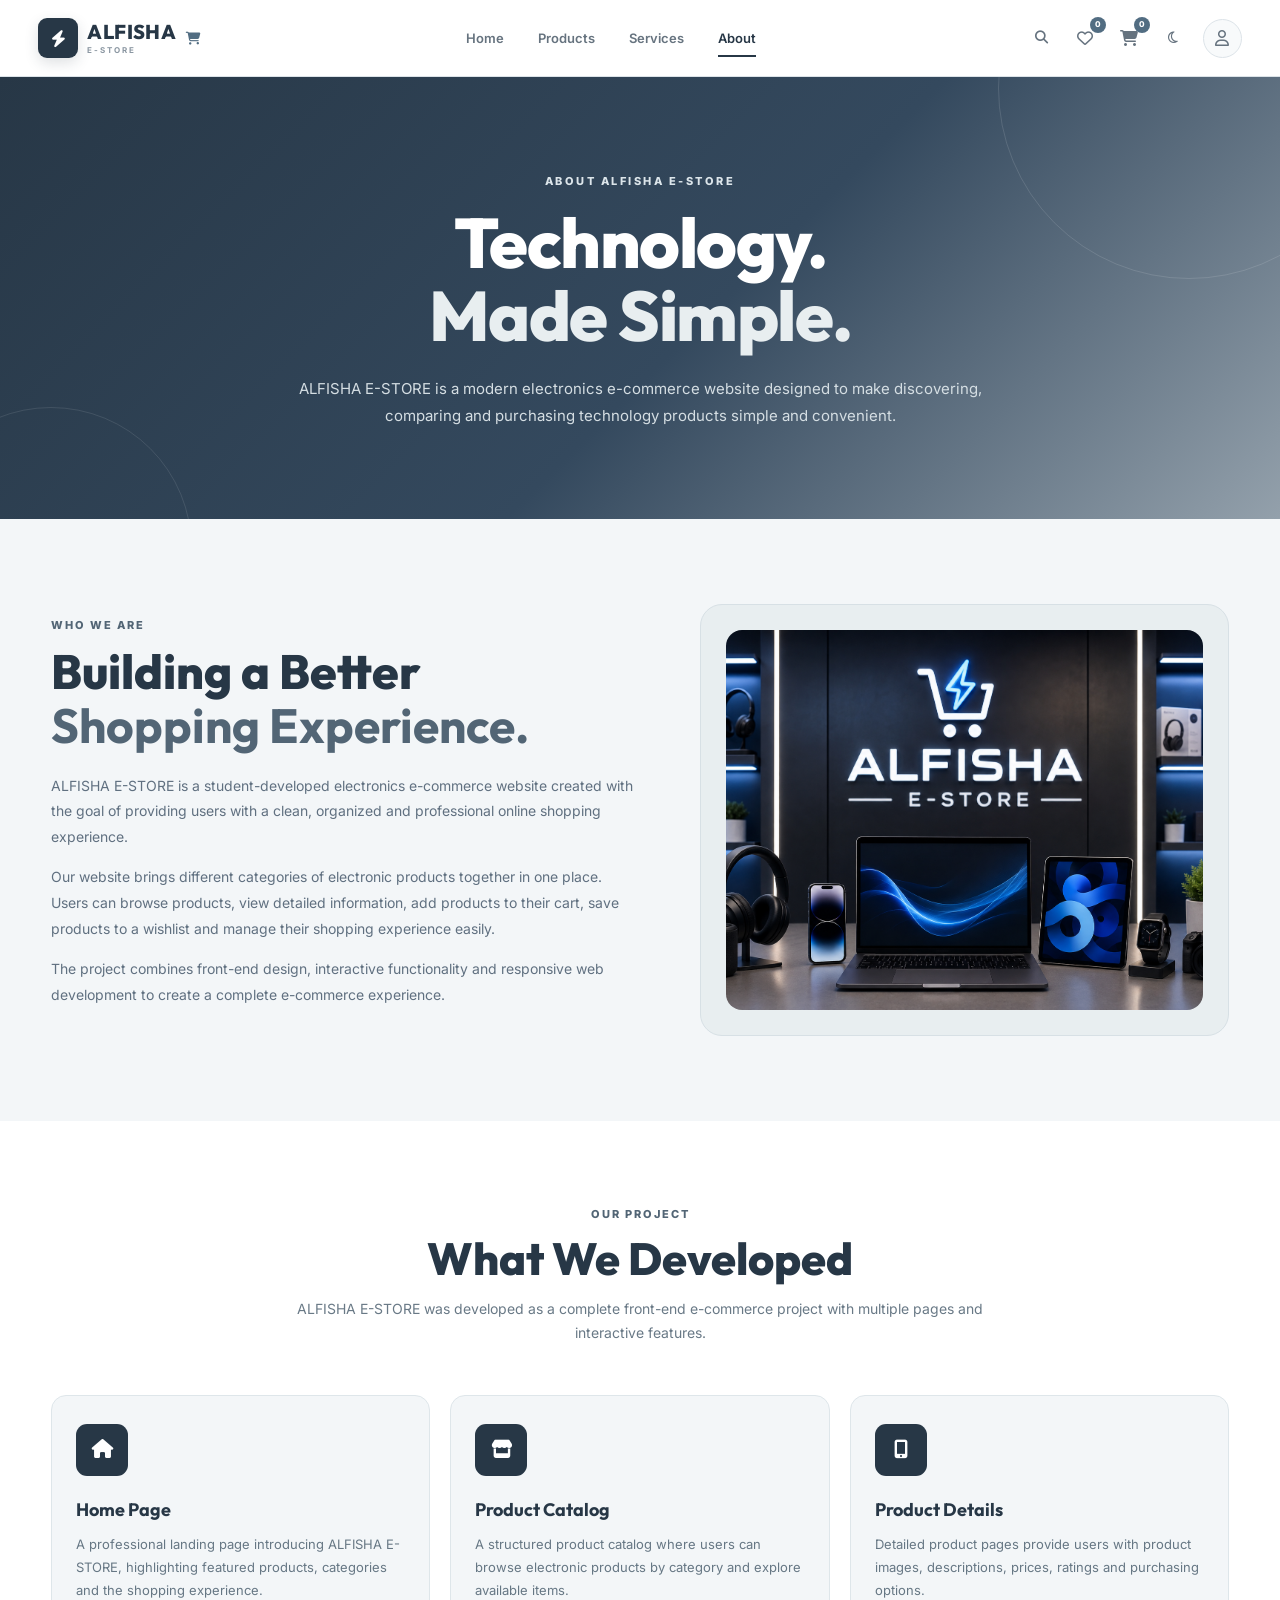
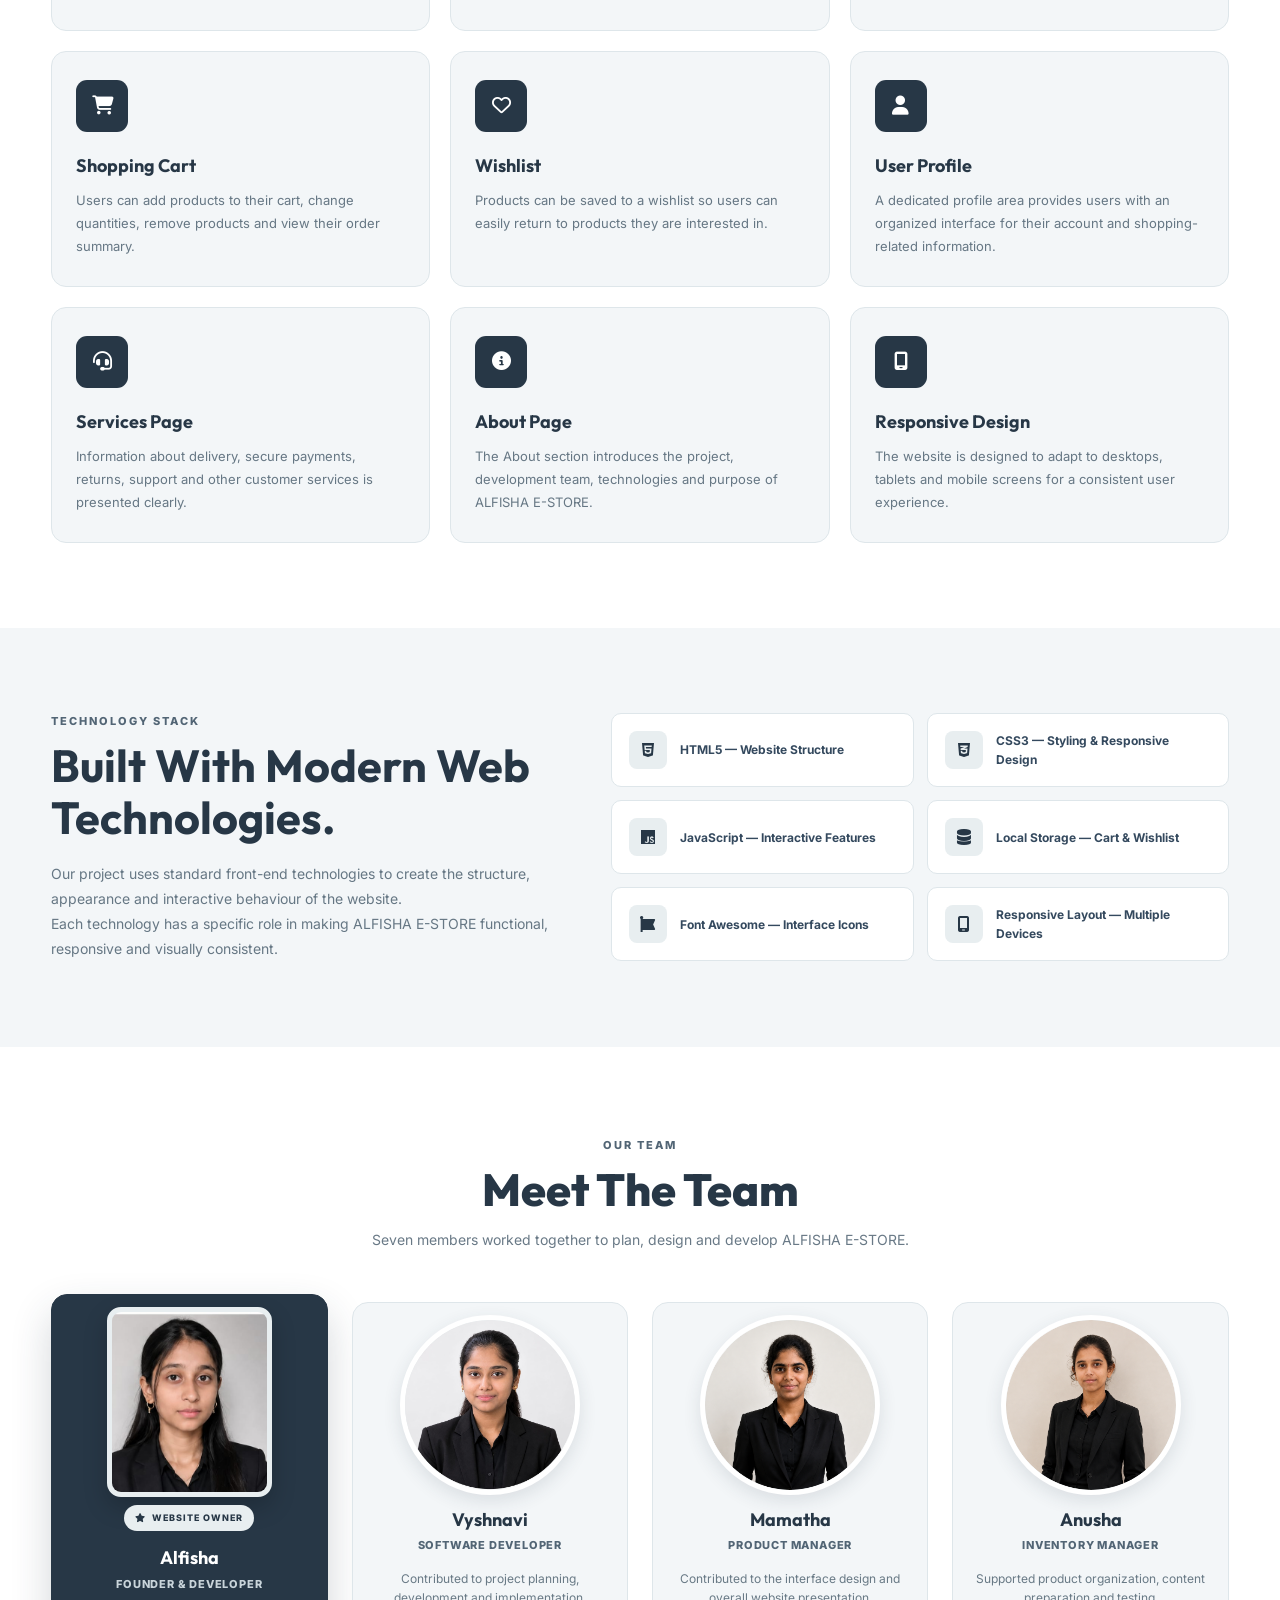
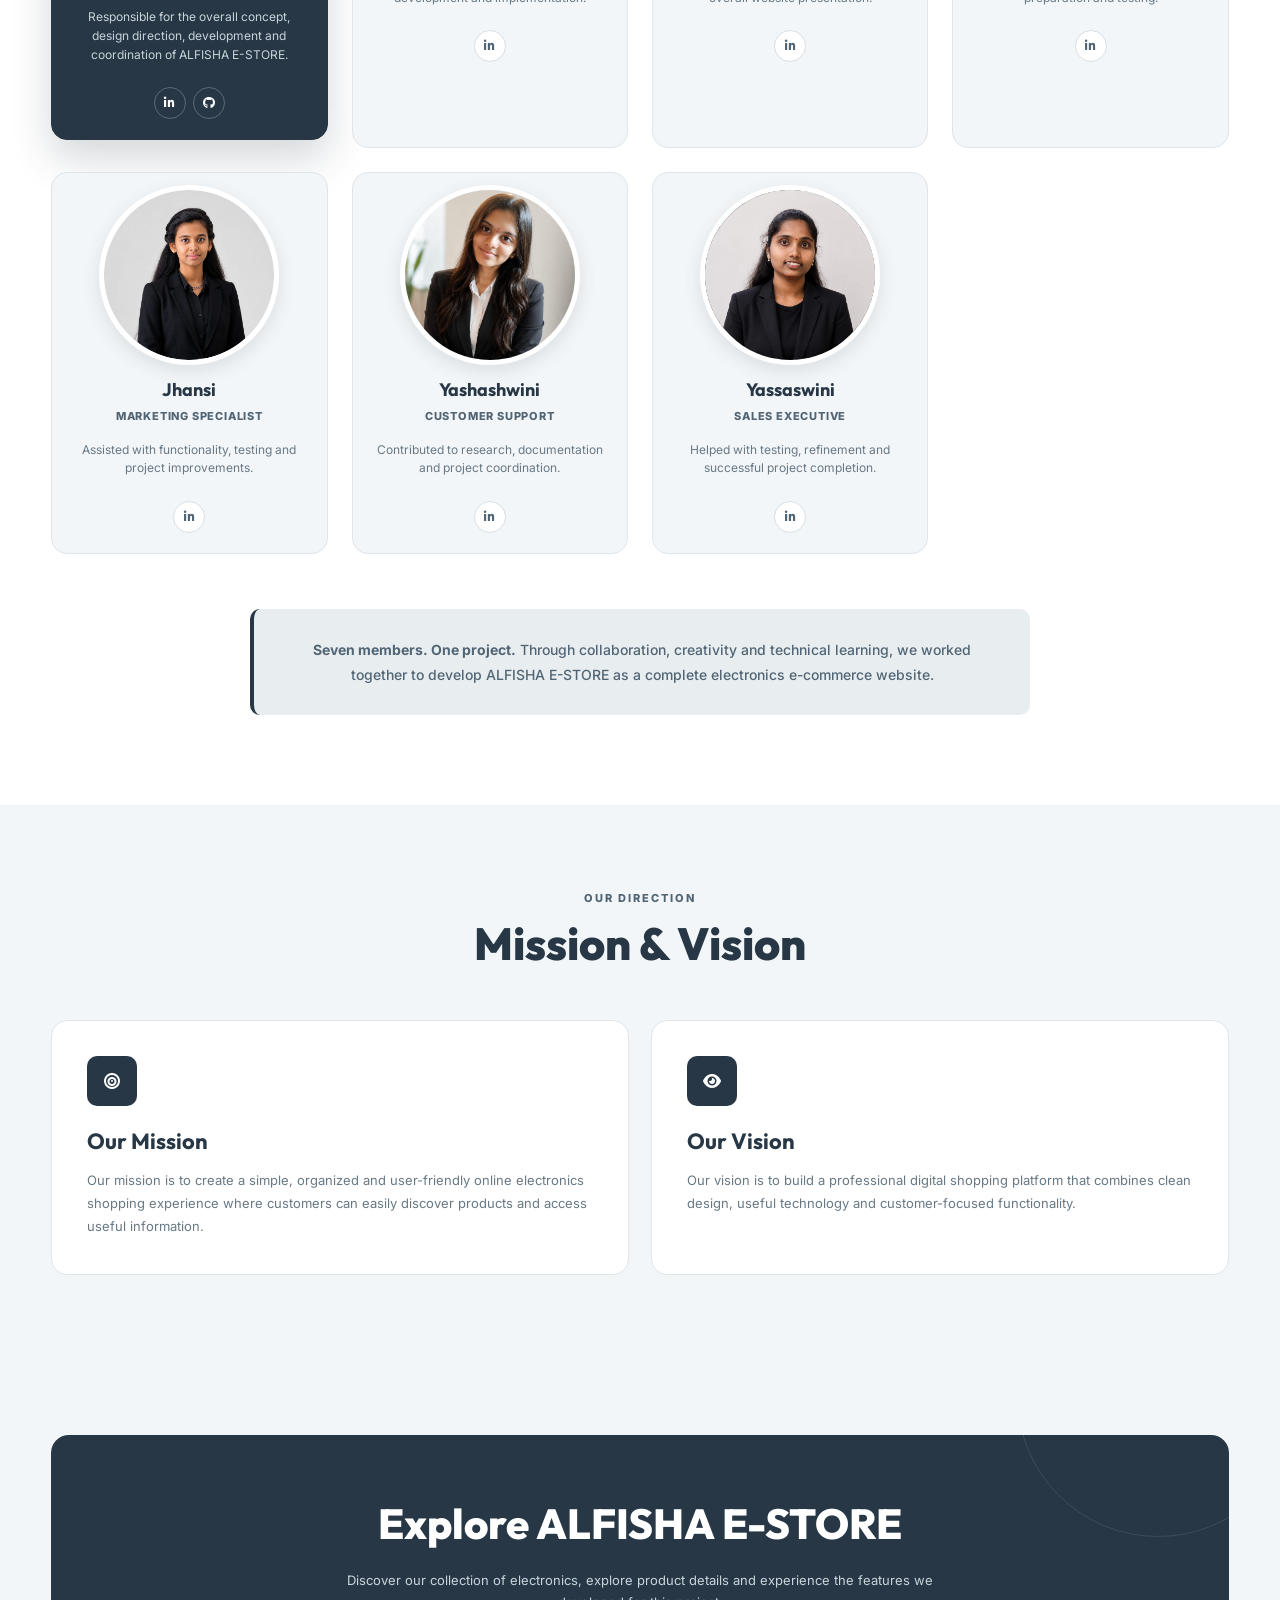
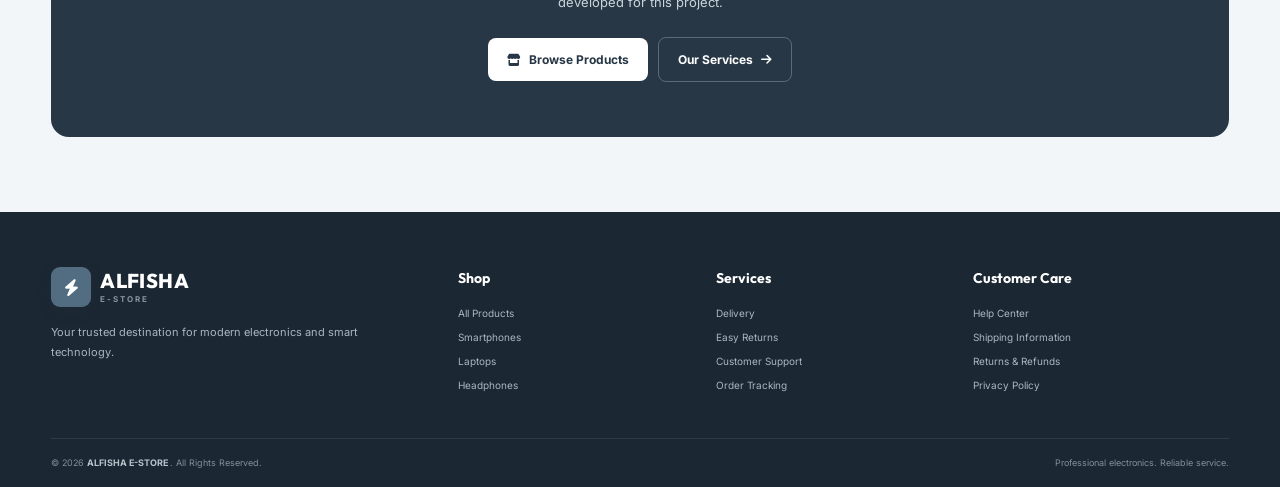
<file: about.html>
<!DOCTYPE html>
<html lang="en">

<head>

    <meta charset="UTF-8">

    <meta name="viewport"
          content="width=device-width, initial-scale=1.0">

    <title>About Us | ALFISHA E-STORE</title>

    <meta name="description"
          content="Learn about ALFISHA E-STORE, our team, our project and the technology behind our electronics e-commerce website.">

    <link rel="stylesheet"
          href="css/style.css">

    <!-- GOOGLE FONTS -->

    <link rel="preconnect"
          href="https://fonts.googleapis.com">

    <link rel="preconnect"
          href="https://fonts.gstatic.com"
          crossorigin>

    <link href="https://fonts.googleapis.com/css2?family=Inter:wght@400;500;600;700;800&family=Outfit:wght@500;600;700;800&display=swap"
          rel="stylesheet">

    <!-- FONT AWESOME -->

    <link rel="stylesheet"
          href="https://cdnjs.cloudflare.com/ajax/libs/font-awesome/6.5.2/css/all.min.css">

</head>


<body>


<!-- =====================================================
     HEADER
===================================================== -->

<header class="site-header">

    <nav class="navbar">

        <!-- LOGO -->

        <a href="index.html"
           class="logo">

            <span class="logo-icon">
                <i class="fa-solid fa-bolt"></i>
            </span>

            <span class="logo-text">
                ALFISHA
                <small>E-STORE</small>
            </span>

            <span class="brand-cart">
                <i class="fa-solid fa-cart-shopping"></i>
            </span>

        </a>


        <!-- DESKTOP NAVIGATION -->

        <div class="nav-links">

            <a href="index.html">
                Home
            </a>

            <a href="products.html">
                Products
            </a>

            <a href="services.html">
                Services
            </a>

            <a href="about.html"
               class="active">
                About
            </a>

        </div>


        <!-- NAV ACTIONS -->

        <div class="nav-actions">

            <button class="nav-icon search-button"
                    aria-label="Search">

                <i class="fa-solid fa-magnifying-glass"></i>

            </button>


            <a href="wishlist.html"
               class="nav-icon"
               aria-label="Wishlist">

                <i class="fa-regular fa-heart"></i>

                <span class="nav-badge wishlist-count">
                    0
                </span>

            </a>


            <a href="cart.html"
               class="nav-icon"
               aria-label="Cart">

                <i class="fa-solid fa-cart-shopping"></i>

                <span class="nav-badge cart-count">
                    0
                </span>

            </a>


            <button class="nav-icon mode-button"
                    aria-label="Dark mode">

                <i class="fa-regular fa-moon"></i>

            </button>


            <a href="profile.html"
               class="profile-button"
               aria-label="Profile">

                <span class="profile-avatar">

                    <i class="fa-regular fa-user"></i>

                </span>

            </a>


            <button class="mobile-menu-button"
                    aria-label="Menu">

                <i class="fa-solid fa-bars"></i>

            </button>

        </div>

    </nav>

</header>



<!-- =====================================================
     SEARCH OVERLAY
===================================================== -->

<div class="search-overlay">

    <div class="search-box">

        <button class="close-search"
                aria-label="Close search">

            <i class="fa-solid fa-xmark"></i>

        </button>


        <span>
            Search ALFISHA E-STORE
        </span>


        <div class="search-input-wrapper">

            <i class="fa-solid fa-magnifying-glass"></i>

            <input
                type="text"
                id="product-search"
                placeholder="Search phones, laptops, headphones..."
                autocomplete="off">

        </div>

    </div>

</div>



<!-- =====================================================
     MOBILE NAVIGATION
===================================================== -->

<div class="mobile-nav">

    <a href="index.html">

        <i class="fa-solid fa-house"></i>

        <span>
            Home
        </span>

    </a>


    <a href="products.html">

        <i class="fa-solid fa-store"></i>

        <span>
            Products
        </span>

    </a>


    <a href="services.html">

        <i class="fa-solid fa-headset"></i>

        <span>
            Services
        </span>

    </a>


    <a href="about.html"
       class="active">

        <i class="fa-solid fa-circle-info"></i>

        <span>
            About
        </span>

    </a>

</div>



<!-- =====================================================
     ABOUT PAGE
===================================================== -->

<main class="about-page">


    <!-- =================================================
         HERO
    ================================================== -->

    <section class="about-hero">

        <div class="about-hero-content">

            <span>
                ABOUT ALFISHA E-STORE
            </span>

            <h1>
                Technology.
                <br>
                <strong>Made Simple.</strong>
            </h1>

            <p>

                ALFISHA E-STORE is a modern electronics
                e-commerce website designed to make
                discovering, comparing and purchasing
                technology products simple and convenient.

            </p>

        </div>

    </section>



    <!-- =================================================
         INTRODUCTION
    ================================================== -->

    <section class="about-introduction">

        <div class="about-introduction-grid">


            <!-- CONTENT -->

            <div class="about-introduction-content">

                <span>
                    WHO WE ARE
                </span>

                <h2>
                    Building a Better
                    <strong>Shopping Experience.</strong>
                </h2>

                <p>

                    ALFISHA E-STORE is a student-developed
                    electronics e-commerce website created
                    with the goal of providing users with
                    a clean, organized and professional
                    online shopping experience.

                </p>

                <p>

                    Our website brings different categories
                    of electronic products together in one
                    place. Users can browse products, view
                    detailed information, add products to
                    their cart, save products to a wishlist
                    and manage their shopping experience
                    easily.

                </p>

                <p>

                    The project combines front-end design,
                    interactive functionality and responsive
                    web development to create a complete
                    e-commerce experience.

                </p>

            </div>


            <!-- IMAGE -->

            <div class="about-introduction-image">

                <img
                    src="images/about-store.jpg"
                    alt="ALFISHA E-STORE">

            </div>

        </div>

    </section>



    <!-- =================================================
         WHAT WE DEVELOPED
    ================================================== -->

    <section class="about-development">

        <div class="about-development-container">


            <div class="about-section-heading">

                <span>
                    OUR PROJECT
                </span>

                <h2>
                    What We Developed
                </h2>

                <p>

                    ALFISHA E-STORE was developed as a complete
                    front-end e-commerce project with multiple
                    pages and interactive features.

                </p>

            </div>



            <div class="about-development-grid">


                <!-- CARD 1 -->

                <article class="about-development-card">

                    <div class="about-development-icon">

                        <i class="fa-solid fa-house"></i>

                    </div>

                    <h3>
                        Home Page
                    </h3>

                    <p>

                        A professional landing page introducing
                        ALFISHA E-STORE, highlighting featured
                        products, categories and the shopping
                        experience.

                    </p>

                </article>



                <!-- CARD 2 -->

                <article class="about-development-card">

                    <div class="about-development-icon">

                        <i class="fa-solid fa-store"></i>

                    </div>

                    <h3>
                        Product Catalog
                    </h3>

                    <p>

                        A structured product catalog where users
                        can browse electronic products by
                        category and explore available items.

                    </p>

                </article>



                <!-- CARD 3 -->

                <article class="about-development-card">

                    <div class="about-development-icon">

                        <i class="fa-solid fa-mobile-screen-button"></i>

                    </div>

                    <h3>
                        Product Details
                    </h3>

                    <p>

                        Detailed product pages provide users
                        with product images, descriptions,
                        prices, ratings and purchasing options.

                    </p>

                </article>



                <!-- CARD 4 -->

                <article class="about-development-card">

                    <div class="about-development-icon">

                        <i class="fa-solid fa-cart-shopping"></i>

                    </div>

                    <h3>
                        Shopping Cart
                    </h3>

                    <p>

                        Users can add products to their cart,
                        change quantities, remove products
                        and view their order summary.

                    </p>

                </article>



                <!-- CARD 5 -->

                <article class="about-development-card">

                    <div class="about-development-icon">

                        <i class="fa-regular fa-heart"></i>

                    </div>

                    <h3>
                        Wishlist
                    </h3>

                    <p>

                        Products can be saved to a wishlist
                        so users can easily return to products
                        they are interested in.

                    </p>

                </article>



                <!-- CARD 6 -->

                <article class="about-development-card">

                    <div class="about-development-icon">

                        <i class="fa-solid fa-user"></i>

                    </div>

                    <h3>
                        User Profile
                    </h3>

                    <p>

                        A dedicated profile area provides users
                        with an organized interface for their
                        account and shopping-related information.

                    </p>

                </article>



                <!-- CARD 7 -->

                <article class="about-development-card">

                    <div class="about-development-icon">

                        <i class="fa-solid fa-headset"></i>

                    </div>

                    <h3>
                        Services Page
                    </h3>

                    <p>

                        Information about delivery, secure
                        payments, returns, support and other
                        customer services is presented clearly.

                    </p>

                </article>



                <!-- CARD 8 -->

                <article class="about-development-card">

                    <div class="about-development-icon">

                        <i class="fa-solid fa-circle-info"></i>

                    </div>

                    <h3>
                        About Page
                    </h3>

                    <p>

                        The About section introduces the project,
                        development team, technologies and
                        purpose of ALFISHA E-STORE.

                    </p>

                </article>



                <!-- CARD 9 -->

                <article class="about-development-card">

                    <div class="about-development-icon">

                        <i class="fa-solid fa-mobile-screen"></i>

                    </div>

                    <h3>
                        Responsive Design
                    </h3>

                    <p>

                        The website is designed to adapt to
                        desktops, tablets and mobile screens
                        for a consistent user experience.

                    </p>

                </article>

            </div>

        </div>

    </section>



    <!-- =================================================
         TECHNOLOGIES
    ================================================== -->

    <section class="about-technology">

        <div class="about-technology-container">

            <div class="about-tech-grid">


                <!-- TEXT -->

                <div class="about-tech-content">

                    <span>
                        TECHNOLOGY STACK
                    </span>

                    <h2>
                        Built With Modern
                        Web Technologies.
                    </h2>

                    <p>

                        Our project uses standard front-end
                        technologies to create the structure,
                        appearance and interactive behaviour
                        of the website.

                    </p>

                    <p>

                        Each technology has a specific role
                        in making ALFISHA E-STORE functional,
                        responsive and visually consistent.

                    </p>

                </div>


                <!-- TECHNOLOGY LIST -->

                <div class="about-tech-list">


                    <div class="about-tech-item">

                        <i class="fa-brands fa-html5"></i>

                        <span>
                            HTML5 — Website Structure
                        </span>

                    </div>


                    <div class="about-tech-item">

                        <i class="fa-brands fa-css3-alt"></i>

                        <span>
                            CSS3 — Styling & Responsive Design
                        </span>

                    </div>


                    <div class="about-tech-item">

                        <i class="fa-brands fa-js"></i>

                        <span>
                            JavaScript — Interactive Features
                        </span>

                    </div>


                    <div class="about-tech-item">

                        <i class="fa-solid fa-database"></i>

                        <span>
                            Local Storage — Cart & Wishlist
                        </span>

                    </div>


                    <div class="about-tech-item">

                        <i class="fa-brands fa-font-awesome"></i>

                        <span>
                            Font Awesome — Interface Icons
                        </span>

                    </div>


                    <div class="about-tech-item">

                        <i class="fa-solid fa-mobile-screen"></i>

                        <span>
                            Responsive Layout — Multiple Devices
                        </span>

                    </div>

                </div>

            </div>

        </div>

    </section>



    <!-- =================================================
         TEAM SECTION
    ================================================== -->

    <section class="about-team">

        <div class="about-team-container">


            <div class="about-section-heading">

                <span>
                    OUR TEAM
                </span>

                <h2>
                    Meet The Team
                </h2>

                <p>

                    Seven members worked together to plan,
                    design and develop ALFISHA E-STORE.

                </p>

            </div>



            <div class="team-grid">


                <!-- =================================================
                     MEMBER 1 - YOUR CARD
                ================================================== -->

                <article class="team-member owner">

                    <div class="team-member-image">

                        <img
                            src="images/alfisha.jpg"
                            alt="Alfisha">

                    </div>


                    <span class="owner-badge">

                        <i class="fa-solid fa-star"></i>

                        Website Owner

                    </span>


                    <h3>
                        Alfisha
                    </h3>


                    <span class="team-role">
                        Founder & Developer
                    </span>


                    <p>

                        Responsible for the overall concept,
                        design direction, development and
                        coordination of ALFISHA E-STORE.

                    </p>


                    <div class="team-social">

                        <a href="#"
                           aria-label="LinkedIn">

                            <i class="fa-brands fa-linkedin-in"></i>

                        </a>

                        <a href="#"
                           aria-label="GitHub">

                            <i class="fa-brands fa-github"></i>

                        </a>

                    </div>

                </article>



                <!-- =================================================
                     MEMBER 2
                ================================================== -->

                <article class="team-member">

                    <div class="team-member-image">

                        <img
                            src="images/member2.jpg"
                            alt="Team Member 2">

                    </div>


                    <h3>
                        Vyshnavi
                    </h3>


                    <span class="team-role">Software Developer                    </span>


                    <p>

                        Contributed to project planning,
                        development and implementation.

                    </p>


                    <div class="team-social">

                        <a href="#"
                           aria-label="LinkedIn">

                            <i class="fa-brands fa-linkedin-in"></i>

                        </a>

                    </div>

                </article>



                <!-- =================================================
                     MEMBER 3
                ================================================== -->

                <article class="team-member">

                    <div class="team-member-image">

                        <img
                            src="images/member3.jpg"
                            alt="Team Member 3">

                    </div>


                    <h3>
                        Mamatha
                    </h3>


                    <span class="team-role">
                       Product Manager
                    </span>


                    <p>

                        Contributed to the interface design
                        and overall website presentation.

                    </p>


                    <div class="team-social">

                        <a href="#"
                           aria-label="LinkedIn">

                            <i class="fa-brands fa-linkedin-in"></i>

                        </a>

                    </div>

                </article>



                <!-- =================================================
                     MEMBER 4
                ================================================== -->

                <article class="team-member">

                    <div class="team-member-image">

                        <img
                            src="images/member4.jpg"
                            alt="Team Member 4">

                    </div>


                    <h3>
                        Anusha
                    </h3>


                    <span class="team-role">
                       Inventory Manager
                    </span>


                    <p>

                        Supported product organization,
                        content preparation and testing.

                    </p>


                    <div class="team-social">

                        <a href="#"
                           aria-label="LinkedIn">

                            <i class="fa-brands fa-linkedin-in"></i>

                        </a>

                    </div>

                </article>



                <!-- =================================================
                     MEMBER 5
                ================================================== -->

                <article class="team-member">

                    <div class="team-member-image">

                        <img
                            src="images/member5.jpg"
                            alt="Team Member 5">

                    </div>


                    <h3>
                        Jhansi 
                    </h3>


                    <span class="team-role">
                       Marketing Specialist
                    </span>


                    <p>

                        Assisted with functionality,
                        testing and project improvements.

                    </p>


                    <div class="team-social">

                        <a href="#"
                           aria-label="LinkedIn">

                            <i class="fa-brands fa-linkedin-in"></i>

                        </a>

                    </div>

                </article>



                <!-- =================================================
                     MEMBER 6
                ================================================== -->

                <article class="team-member">

                    <div class="team-member-image">

                        <img
                            src="images/member6.jpg"
                            alt="Team Member 6">

                    </div>


                    <h3>
                        Yashashwini
                    </h3>


                    <span class="team-role">
                      Customer Support
                    </span>


                    <p>

                        Contributed to research, documentation
                        and project coordination.

                    </p>


                    <div class="team-social">

                        <a href="#"
                           aria-label="LinkedIn">

                            <i class="fa-brands fa-linkedin-in"></i>

                        </a>

                    </div>

                </article>



                <!-- =================================================
                     MEMBER 7
                ================================================== -->

                <article class="team-member">

                    <div class="team-member-image">

                        <img
                            src="images/member7.jpg"
                            alt="Team Member 7">

                    </div>


                    <h3>
                        Yassaswini
                    </h3>


                    <span class="team-role">
                        Sales Executive
</span>


                    <p>

                        Helped with testing, refinement and
                        successful project completion.

                    </p>


                    <div class="team-social">

                        <a href="#"
                           aria-label="LinkedIn">

                            <i class="fa-brands fa-linkedin-in"></i>

                        </a>

                    </div>

                </article>


            </div>



            <!-- TEAM STATEMENT -->

            <div class="team-statement">

                <p>

                    <strong>Seven members. One project.</strong>
                    Through collaboration, creativity and
                    technical learning, we worked together
                    to develop ALFISHA E-STORE as a complete
                    electronics e-commerce website.

                </p>

            </div>

        </div>

    </section>



    <!-- =================================================
         MISSION & VISION
    ================================================== -->

    <section class="about-mission">

        <div class="about-mission-container">


            <div class="about-section-heading">

                <span>
                    OUR DIRECTION
                </span>

                <h2>
                    Mission & Vision
                </h2>

            </div>


            <div class="mission-grid">


                <!-- MISSION -->

                <article class="mission-card">

                    <div class="mission-card-icon">

                        <i class="fa-solid fa-bullseye"></i>

                    </div>


                    <h3>
                        Our Mission
                    </h3>


                    <p>

                        Our mission is to create a simple,
                        organized and user-friendly online
                        electronics shopping experience where
                        customers can easily discover products
                        and access useful information.

                    </p>

                </article>



                <!-- VISION -->

                <article class="mission-card">

                    <div class="mission-card-icon">

                        <i class="fa-solid fa-eye"></i>

                    </div>


                    <h3>
                        Our Vision
                    </h3>


                    <p>

                        Our vision is to build a professional
                        digital shopping platform that combines
                        clean design, useful technology and
                        customer-focused functionality.

                    </p>

                </article>

            </div>

        </div>

    </section>



    <!-- =================================================
         CTA
    ================================================== -->

    <section class="about-cta">

        <div class="about-cta-box">

            <h2>
                Explore ALFISHA E-STORE
            </h2>


            <p>

                Discover our collection of electronics,
                explore product details and experience
                the features we developed for this project.

            </p>


            <div class="about-cta-buttons">

                <a href="products.html"
                   class="about-primary-button">

                    <i class="fa-solid fa-store"></i>

                    Browse Products

                </a>


                <a href="services.html"
                   class="about-secondary-button">

                    Our Services

                    <i class="fa-solid fa-arrow-right"></i>

                </a>

            </div>

        </div>

    </section>


</main>



<!-- =====================================================
     FOOTER
===================================================== -->

<footer class="site-footer">

    <div class="footer-container">


        <!-- FOOTER BRAND -->

        <div class="footer-brand">

            <a href="index.html"
               class="logo">

                <span class="logo-icon">

                    <i class="fa-solid fa-bolt"></i>

                </span>

                <span class="logo-text">

                    ALFISHA

                    <small>
                        E-STORE
                    </small>

                </span>

            </a>


            <p>

                Your trusted destination for modern
                electronics and smart technology.

            </p>

        </div>



        <!-- SHOP -->

        <div class="footer-column">

            <h3>
                Shop
            </h3>

            <a href="products.html">
                All Products
            </a>

            <a href="products.html">
                Smartphones
            </a>

            <a href="products.html">
                Laptops
            </a>

            <a href="products.html">
                Headphones
            </a>

        </div>



        <!-- SERVICES -->

        <div class="footer-column">

            <h3>
                Services
            </h3>

            <a href="services.html">
                Delivery
            </a>

            <a href="services.html">
                Easy Returns
            </a>

            <a href="services.html">
                Customer Support
            </a>

            <a href="services.html">
                Order Tracking
            </a>

        </div>



        <!-- CUSTOMER CARE -->

        <div class="footer-column">

            <h3>
                Customer Care
            </h3>

            <a href="services.html">
                Help Center
            </a>

            <a href="services.html">
                Shipping Information
            </a>

            <a href="services.html">
                Returns & Refunds
            </a>

            <a href="#">
                Privacy Policy
            </a>

        </div>

    </div>



    <!-- FOOTER BOTTOM -->

    <div class="footer-bottom">

        <p>

            © 2026

            <strong>
                ALFISHA E-STORE
            </strong>

            . All Rights Reserved.

        </p>


        <p>

            Professional electronics.
            Reliable service.

        </p>

    </div>

</footer>



<!-- =====================================================
     TOAST
===================================================== -->

<div class="toast-notification">

    <i class="fa-solid fa-circle-check"></i>

    <span>
        Welcome to ALFISHA E-STORE
    </span>

</div>



<!-- JAVASCRIPT -->

<script src="js/main.js"></script>


</body>

</html>
</file>
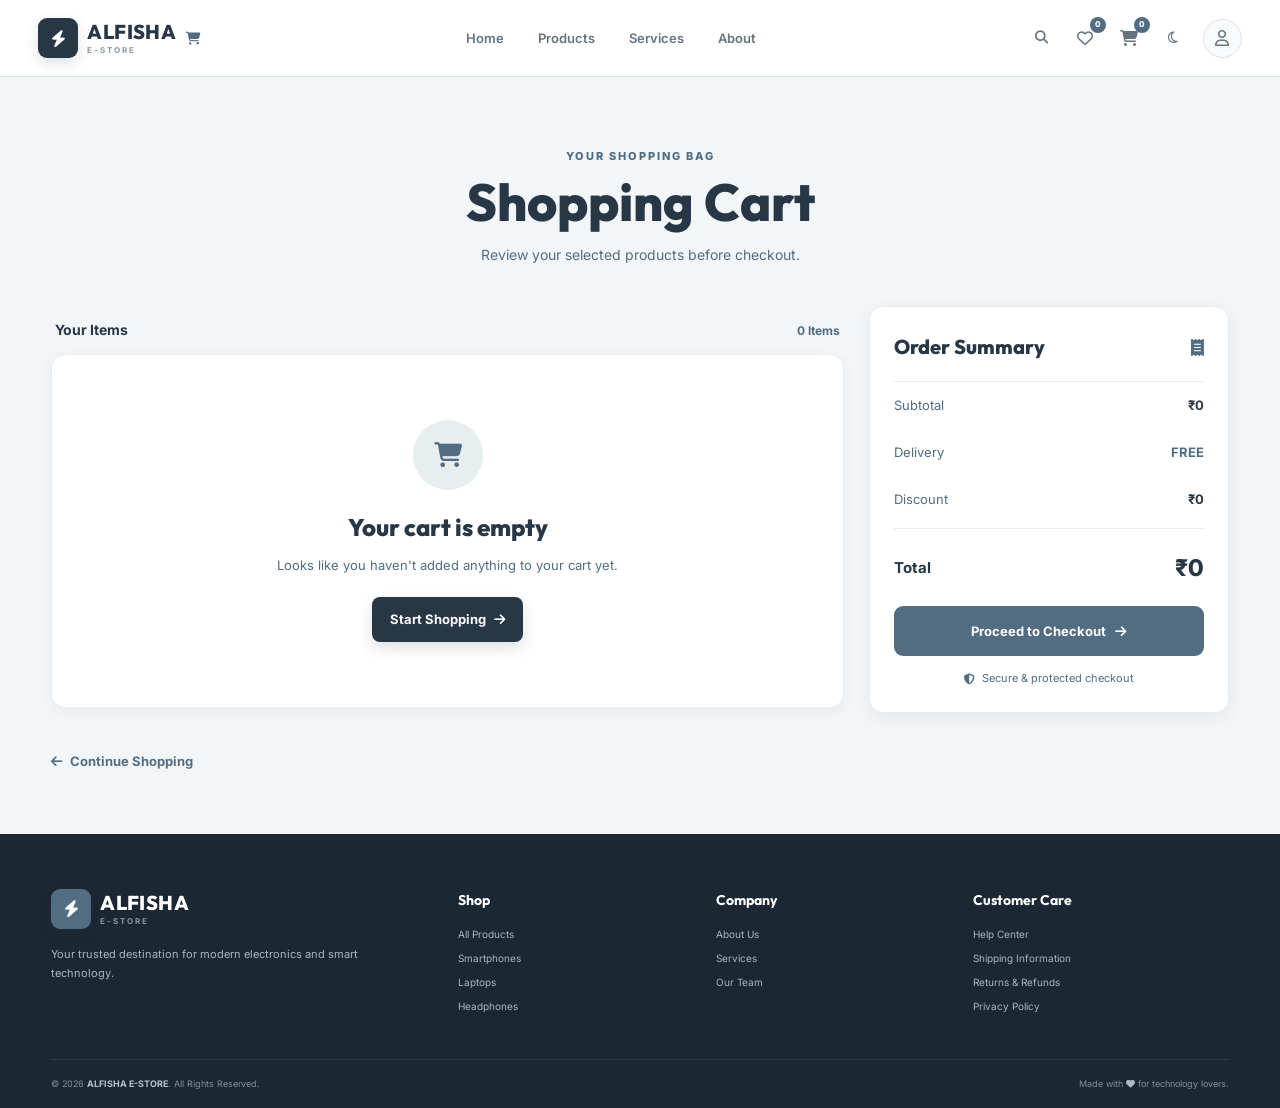
<file: cart.html>
<!DOCTYPE html>
<html lang="en">

<head>
    <meta charset="UTF-8">

    <meta name="viewport"
          content="width=device-width, initial-scale=1.0">

    <title>Shopping Cart | ALFISHA E-STORE</title>

    <meta name="description"
          content="View and manage your shopping cart at ALFISHA E-STORE.">

    <link rel="stylesheet" href="css/style.css">

    <!-- Google Fonts -->
    <link rel="preconnect" href="https://fonts.googleapis.com">

    <link rel="preconnect"
          href="https://fonts.gstatic.com"
          crossorigin>

    <link href="https://fonts.googleapis.com/css2?family=Inter:wght@400;500;600;700;800&family=Outfit:wght@500;600;700;800&display=swap"
          rel="stylesheet">

    <!-- Font Awesome -->
    <link rel="stylesheet"
          href="https://cdnjs.cloudflare.com/ajax/libs/font-awesome/6.5.2/css/all.min.css">

</head>


<body>


    <!-- =================================================
         HEADER
    ================================================== -->

    <header class="site-header">

        <nav class="navbar">


            <!-- LOGO -->

            <a href="index.html" class="logo">

                <span class="logo-icon">
                    <i class="fa-solid fa-bolt"></i>
                </span>

                <span class="logo-text">

                    ALFISHA

                    <small>E-STORE</small>

                </span>

                <span class="brand-cart">
                    <i class="fa-solid fa-cart-shopping"></i>
                </span>

            </a>


            <!-- NAVIGATION -->

            <div class="nav-links">

                <a href="index.html">
                    Home
                </a>

                <a href="products.html">
                    Products
                </a>

                <a href="services.html">
                    Services
                </a>

                <a href="about.html">
                    About
                </a>

            </div>


            <!-- ACTIONS -->

            <div class="nav-actions">

                <button class="nav-icon search-button">

                    <i class="fa-solid fa-magnifying-glass"></i>

                </button>


                <a href="wishlist.html"
                   class="nav-icon">

                    <i class="fa-regular fa-heart"></i>

                    <span class="nav-badge wishlist-count">
                        0
                    </span>

                </a>


                <a href="cart.html"
                   class="nav-icon cart-button">

                    <i class="fa-solid fa-cart-shopping"></i>

                    <span class="nav-badge cart-count">
                        0
                    </span>

                </a>


                <button class="nav-icon mode-button">

                    <i class="fa-regular fa-moon"></i>

                </button>


                <a href="profile.html"
                   class="profile-button">

                    <span class="profile-avatar">

                        <i class="fa-regular fa-user"></i>

                    </span>

                </a>


                <button class="mobile-menu-button">

                    <i class="fa-solid fa-bars"></i>

                </button>

            </div>

        </nav>

    </header>



    <!-- =================================================
         SEARCH OVERLAY
    ================================================== -->

    <div class="search-overlay">

        <div class="search-box">

            <button class="close-search">

                <i class="fa-solid fa-xmark"></i>

            </button>

            <span>
                Search ALFISHA E-STORE
            </span>

            <div class="search-input-wrapper">

                <i class="fa-solid fa-magnifying-glass"></i>

                <input
                    type="text"
                    placeholder="Search phones, laptops, headphones...">

            </div>

        </div>

    </div>



    <!-- =================================================
         MOBILE NAV
    ================================================== -->

    <div class="mobile-nav">

        <a href="index.html">

            <i class="fa-solid fa-house"></i>

            <span>Home</span>

        </a>


        <a href="products.html">

            <i class="fa-solid fa-store"></i>

            <span>Products</span>

        </a>


        <a href="services.html">

            <i class="fa-solid fa-headset"></i>

            <span>Services</span>

        </a>


        <a href="about.html">

            <i class="fa-solid fa-circle-info"></i>

            <span>About</span>

        </a>

    </div>



    <!-- =================================================
         CART PAGE
    ================================================== -->

    <main class="cart-page">


        <!-- PAGE HEADING -->

        <section class="cart-header">

            <span>
                YOUR SHOPPING BAG
            </span>

            <h1>
                Shopping Cart
            </h1>

            <p>
                Review your selected products before checkout.
            </p>

        </section>



        <!-- CART CONTENT -->

        <section class="cart-section">

            <div class="cart-layout">


                <!-- =================================================
                     CART ITEMS
                ================================================== -->

                <div class="cart-items-container">

                    <div class="cart-items-header">

                        <span>
                            Your Items
                        </span>

                        <span class="cart-items-total">
                            0 Items
                        </span>

                    </div>


                    <!-- Products will be inserted here -->

                    <div id="cart-items"
                         class="cart-items">

                    </div>


                    <!-- EMPTY CART -->

                    <div id="empty-cart"
                         class="empty-cart">

                        <div class="empty-cart-icon">

                            <i class="fa-solid fa-cart-shopping"></i>

                        </div>

                        <h2>
                            Your cart is empty
                        </h2>

                        <p>
                            Looks like you haven't added
                            anything to your cart yet.
                        </p>

                        <a href="products.html"
                           class="primary-button">

                            Start Shopping

                            <i class="fa-solid fa-arrow-right"></i>

                        </a>

                    </div>

                </div>



                <!-- =================================================
                     ORDER SUMMARY
                ================================================== -->

                <aside class="cart-summary">

                    <div class="summary-header">

                        <h2>
                            Order Summary
                        </h2>

                        <i class="fa-solid fa-receipt"></i>

                    </div>


                    <div class="summary-row">

                        <span>
                            Subtotal
                        </span>

                        <strong id="cart-subtotal">
                            ₹0
                        </strong>

                    </div>


                    <div class="summary-row">

                        <span>
                            Delivery
                        </span>

                        <strong id="cart-delivery">
                            FREE
                        </strong>

                    </div>


                    <div class="summary-row">

                        <span>
                            Discount
                        </span>

                        <strong id="cart-discount">
                            ₹0
                        </strong>

                    </div>


                    <div class="summary-divider"></div>


                    <div class="summary-total">

                        <span>
                            Total
                        </span>

                        <strong id="cart-total">
                            ₹0
                        </strong>

                    </div>


                    <button class="checkout-button"
                            id="checkout-button">

                        Proceed to Checkout

                        <i class="fa-solid fa-arrow-right"></i>

                    </button>


                    <div class="secure-checkout">

                        <i class="fa-solid fa-shield-halved"></i>

                        <span>
                            Secure & protected checkout
                        </span>

                    </div>

                </aside>

            </div>

        </section>



        <!-- =================================================
             CONTINUE SHOPPING
        ================================================== -->

        <section class="continue-shopping">

            <a href="products.html">

                <i class="fa-solid fa-arrow-left"></i>

                Continue Shopping

            </a>

        </section>

    </main>



    <!-- =================================================
         FOOTER
    ================================================== -->

    <footer class="site-footer">

        <div class="footer-container">


            <div class="footer-brand">

                <a href="index.html" class="logo">

                    <span class="logo-icon">
                        <i class="fa-solid fa-bolt"></i>
                    </span>

                    <span class="logo-text">

                        ALFISHA

                        <small>E-STORE</small>

                    </span>

                </a>


                <p>
                    Your trusted destination for
                    modern electronics and smart technology.
                </p>

            </div>


            <div class="footer-column">

                <h3>
                    Shop
                </h3>

                <a href="products.html">
                    All Products
                </a>

                <a href="products.html?category=phones">
                    Smartphones
                </a>

                <a href="products.html?category=laptops">
                    Laptops
                </a>

                <a href="products.html?category=headphones">
                    Headphones
                </a>

            </div>


            <div class="footer-column">

                <h3>
                    Company
                </h3>

                <a href="about.html">
                    About Us
                </a>

                <a href="services.html">
                    Services
                </a>

                <a href="about.html#team">
                    Our Team
                </a>

            </div>


            <div class="footer-column">

                <h3>
                    Customer Care
                </h3>

                <a href="#">
                    Help Center
                </a>

                <a href="#">
                    Shipping Information
                </a>

                <a href="#">
                    Returns & Refunds
                </a>

                <a href="#">
                    Privacy Policy
                </a>

            </div>

        </div>


        <div class="footer-bottom">

            <p>
                © 2026
                <strong>ALFISHA E-STORE</strong>.
                All Rights Reserved.
            </p>

            <p>
                Made with
                <i class="fa-solid fa-heart"></i>
                for technology lovers.
            </p>

        </div>

    </footer>



    <!-- =================================================
         TOAST
    ================================================== -->

    <div class="toast-notification">

        <i class="fa-solid fa-circle-check"></i>

        <span>
            Added to cart!
        </span>

    </div>



    <!-- JAVASCRIPT -->

    <script src="js/main.js"></script>

</body>

</html>
</file>
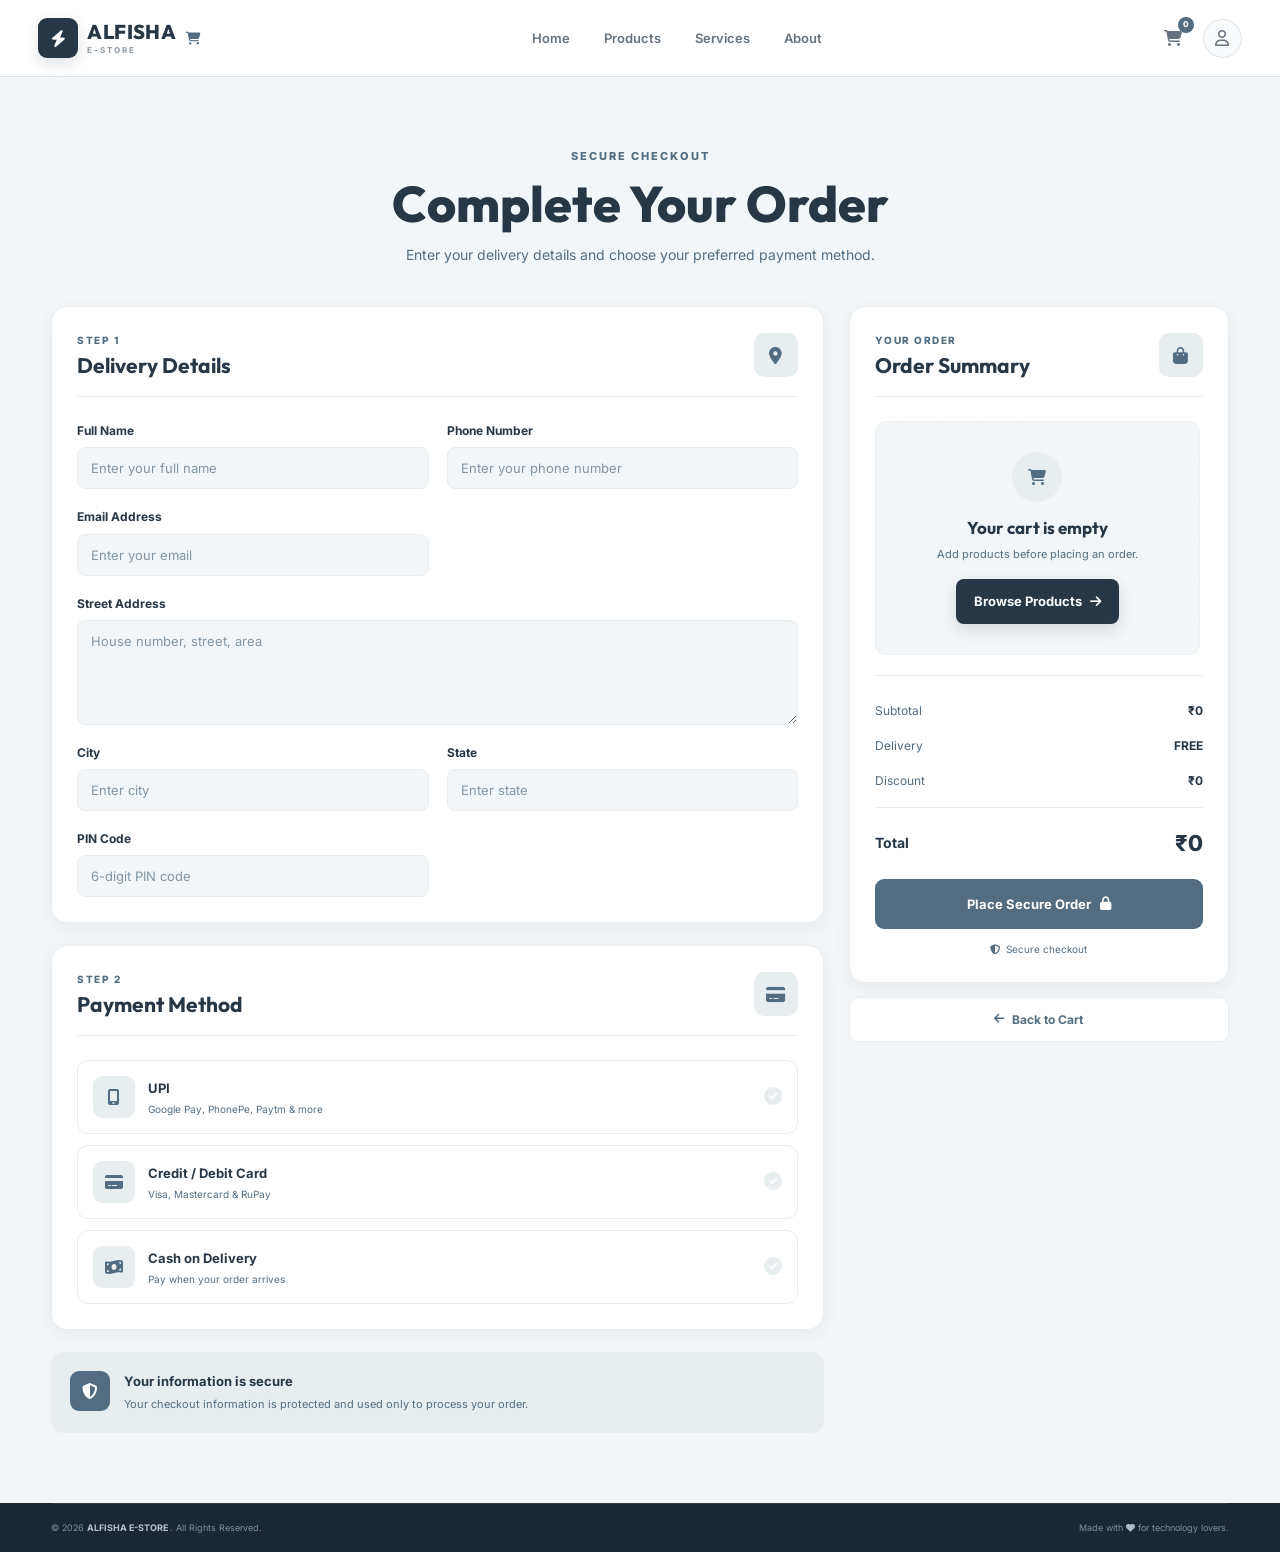
<file: checkout.html>
<!DOCTYPE html>
<html lang="en">

<head>

    <meta charset="UTF-8">

    <meta name="viewport"
          content="width=device-width, initial-scale=1.0">

    <title>Checkout | ALFISHA E-STORE</title>

    <meta name="description"
          content="Secure checkout at ALFISHA E-STORE.">

    <link rel="stylesheet"
          href="css/style.css">

    <link rel="preconnect"
          href="https://fonts.googleapis.com">

    <link rel="preconnect"
          href="https://fonts.gstatic.com"
          crossorigin>

    <link href="https://fonts.googleapis.com/css2?family=Inter:wght@400;500;600;700;800&family=Outfit:wght@500;600;700;800&display=swap"
          rel="stylesheet">

    <link rel="stylesheet"
          href="https://cdnjs.cloudflare.com/ajax/libs/font-awesome/6.5.2/css/all.min.css">

</head>


<body>


<!-- =====================================================
     HEADER
===================================================== -->

<header class="site-header">

    <nav class="navbar">

        <a href="index.html" class="logo">

            <span class="logo-icon">
                <i class="fa-solid fa-bolt"></i>
            </span>

            <span class="logo-text">

                ALFISHA

                <small>E-STORE</small>

            </span>

            <span class="brand-cart">
                <i class="fa-solid fa-cart-shopping"></i>
            </span>

        </a>


        <div class="nav-links">

            <a href="index.html">
                Home
            </a>

            <a href="products.html">
                Products
            </a>

            <a href="services.html">
                Services
            </a>

            <a href="about.html">
                About
            </a>

        </div>


        <div class="nav-actions">

            <a href="cart.html"
               class="nav-icon">

                <i class="fa-solid fa-cart-shopping"></i>

                <span class="nav-badge cart-count">
                    0
                </span>

            </a>

            <a href="profile.html"
               class="profile-button">

                <span class="profile-avatar">

                    <i class="fa-regular fa-user"></i>

                </span>

            </a>

            <button class="mobile-menu-button">

                <i class="fa-solid fa-bars"></i>

            </button>

        </div>

    </nav>

</header>



<!-- =====================================================
     CHECKOUT
===================================================== -->

<main class="checkout-page">


    <!-- PAGE HEADER -->

    <section class="checkout-header">

        <span class="checkout-eyebrow">
            SECURE CHECKOUT
        </span>

        <h1>
            Complete Your Order
        </h1>

        <p>
            Enter your delivery details and choose
            your preferred payment method.
        </p>

    </section>



    <!-- CHECKOUT LAYOUT -->

    <section class="checkout-section">

        <div class="checkout-layout">


            <!-- =================================================
                 LEFT SIDE
            ================================================== -->

            <div class="checkout-main">


                <!-- DELIVERY DETAILS -->

                <div class="checkout-card">

                    <div class="checkout-card-header">

                        <div>

                            <span class="checkout-step">
                                STEP 1
                            </span>

                            <h2>
                                Delivery Details
                            </h2>

                        </div>

                        <div class="checkout-card-icon">

                            <i class="fa-solid fa-location-dot"></i>

                        </div>

                    </div>


                    <div class="checkout-form">


                        <!-- NAME -->

                        <div class="form-group">

                            <label for="full-name">
                                Full Name
                            </label>

                            <input
                                type="text"
                                id="full-name"
                                name="full-name"
                                placeholder="Enter your full name"
                                autocomplete="name"
                            >

                        </div>



                        <!-- PHONE -->

                        <div class="form-group">

                            <label for="phone">
                                Phone Number
                            </label>

                            <input
                                type="tel"
                                id="phone"
                                name="phone"
                                placeholder="Enter your phone number"
                                autocomplete="tel"
                            >

                        </div>



                        <!-- EMAIL -->

                        <div class="form-group">

                            <label for="email">
                                Email Address
                            </label>

                            <input
                                type="email"
                                id="email"
                                name="email"
                                placeholder="Enter your email"
                                autocomplete="email"
                            >

                        </div>



                        <!-- ADDRESS -->

                        <div class="form-group form-group-full">

                            <label for="address">
                                Street Address
                            </label>

                            <textarea
                                id="address"
                                name="address"
                                rows="4"
                                placeholder="House number, street, area"
                                autocomplete="street-address"
                            ></textarea>

                        </div>



                        <!-- CITY -->

                        <div class="form-group">

                            <label for="city">
                                City
                            </label>

                            <input
                                type="text"
                                id="city"
                                name="city"
                                placeholder="Enter city"
                                autocomplete="address-level2"
                            >

                        </div>



                        <!-- STATE -->

                        <div class="form-group">

                            <label for="state">
                                State
                            </label>

                            <input
                                type="text"
                                id="state"
                                name="state"
                                placeholder="Enter state"
                                autocomplete="address-level1"
                            >

                        </div>



                        <!-- PINCODE -->

                        <div class="form-group">

                            <label for="pincode">
                                PIN Code
                            </label>

                            <input
                                type="text"
                                id="pincode"
                                name="pincode"
                                placeholder="6-digit PIN code"
                                inputmode="numeric"
                                autocomplete="postal-code"
                            >

                        </div>

                    </div>

                </div>



                <!-- PAYMENT -->

                <div class="checkout-card">

                    <div class="checkout-card-header">

                        <div>

                            <span class="checkout-step">
                                STEP 2
                            </span>

                            <h2>
                                Payment Method
                            </h2>

                        </div>

                        <div class="checkout-card-icon">

                            <i class="fa-solid fa-credit-card"></i>

                        </div>

                    </div>


                    <div class="payment-options">


                        <!-- UPI -->

                        <label class="payment-option">

                            <input
                                type="radio"
                                name="payment"
                                value="upi"
                                checked
                            >

                            <span class="payment-option-content">

                                <span class="payment-icon upi-icon">

                                    <i class="fa-solid fa-mobile-screen-button"></i>

                                </span>

                                <span>

                                    <strong>
                                        UPI
                                    </strong>

                                    <small>
                                        Google Pay, PhonePe, Paytm & more
                                    </small>

                                </span>

                            </span>

                            <i class="fa-solid fa-circle-check payment-check"></i>

                        </label>



                        <!-- CARD -->

                        <label class="payment-option">

                            <input
                                type="radio"
                                name="payment"
                                value="card"
                            >

                            <span class="payment-option-content">

                                <span class="payment-icon">

                                    <i class="fa-solid fa-credit-card"></i>

                                </span>

                                <span>

                                    <strong>
                                        Credit / Debit Card
                                    </strong>

                                    <small>
                                        Visa, Mastercard & RuPay
                                    </small>

                                </span>

                            </span>

                            <i class="fa-solid fa-circle-check payment-check"></i>

                        </label>



                        <!-- COD -->

                        <label class="payment-option">

                            <input
                                type="radio"
                                name="payment"
                                value="cod"
                            >

                            <span class="payment-option-content">

                                <span class="payment-icon">

                                    <i class="fa-solid fa-money-bill-wave"></i>

                                </span>

                                <span>

                                    <strong>
                                        Cash on Delivery
                                    </strong>

                                    <small>
                                        Pay when your order arrives
                                    </small>

                                </span>

                            </span>

                            <i class="fa-solid fa-circle-check payment-check"></i>

                        </label>

                    </div>

                </div>



                <!-- SECURITY -->

                <div class="checkout-security">

                    <div class="security-icon">

                        <i class="fa-solid fa-shield-halved"></i>

                    </div>

                    <div>

                        <strong>
                            Your information is secure
                        </strong>

                        <p>
                            Your checkout information is
                            protected and used only to process
                            your order.
                        </p>

                    </div>

                </div>

            </div>



            <!-- =================================================
                 RIGHT SIDE
            ================================================== -->

            <aside class="checkout-sidebar">


                <!-- ORDER SUMMARY -->

                <div class="checkout-card order-summary-card">

                    <div class="checkout-card-header">

                        <div>

                            <span class="checkout-step">
                                YOUR ORDER
                            </span>

                            <h2>
                                Order Summary
                            </h2>

                        </div>

                        <div class="checkout-card-icon">

                            <i class="fa-solid fa-bag-shopping"></i>

                        </div>

                    </div>


                    <!-- PRODUCTS -->

                    <div id="checkout-items"
                         class="checkout-items">

                        <!-- JavaScript inserts products here -->

                    </div>


                    <!-- TOTALS -->

                    <div class="checkout-summary">


                        <div class="checkout-summary-row">

                            <span>
                                Subtotal
                            </span>

                            <strong id="checkout-subtotal">
                                ₹0
                            </strong>

                        </div>


                        <div class="checkout-summary-row">

                            <span>
                                Delivery
                            </span>

                            <strong id="checkout-delivery">
                                FREE
                            </strong>

                        </div>


                        <div class="checkout-summary-row">

                            <span>
                                Discount
                            </span>

                            <strong id="checkout-discount">
                                ₹0
                            </strong>

                        </div>


                        <div class="checkout-summary-divider"></div>


                        <div class="checkout-summary-total">

                            <span>
                                Total
                            </span>

                            <strong id="checkout-total">
                                ₹0
                            </strong>

                        </div>

                    </div>


                    <!-- PLACE ORDER -->

                    <button
                        type="button"
                        id="place-order-button"
                        class="checkout-button"
                    >

                        <span>
                            Place Secure Order
                        </span>

                        <i class="fa-solid fa-lock"></i>

                    </button>


                    <p class="checkout-note">

                        <i class="fa-solid fa-shield-halved"></i>

                        Secure checkout

                    </p>

                </div>


                <!-- BACK TO CART -->

                <a href="cart.html"
                   class="back-to-cart">

                    <i class="fa-solid fa-arrow-left"></i>

                    Back to Cart

                </a>

            </aside>

        </div>

    </section>

</main>



<!-- =====================================================
     FOOTER
===================================================== -->

<footer class="site-footer">

    <div class="footer-bottom">

        <p>

            © 2026

            <strong>
                ALFISHA E-STORE
            </strong>

            . All Rights Reserved.

        </p>

        <p>

            Made with

            <i class="fa-solid fa-heart"></i>

            for technology lovers.

        </p>

    </div>

</footer>



<!-- =====================================================
     TOAST
===================================================== -->

<div class="toast-notification">

    <i class="fa-solid fa-circle-check"></i>

    <span>
        Added to cart!
    </span>

</div>



<!-- JAVASCRIPT -->

<script src="js/main.js"></script>
<script src="js/checkout.js"></script>
</body>

</html>
</file>
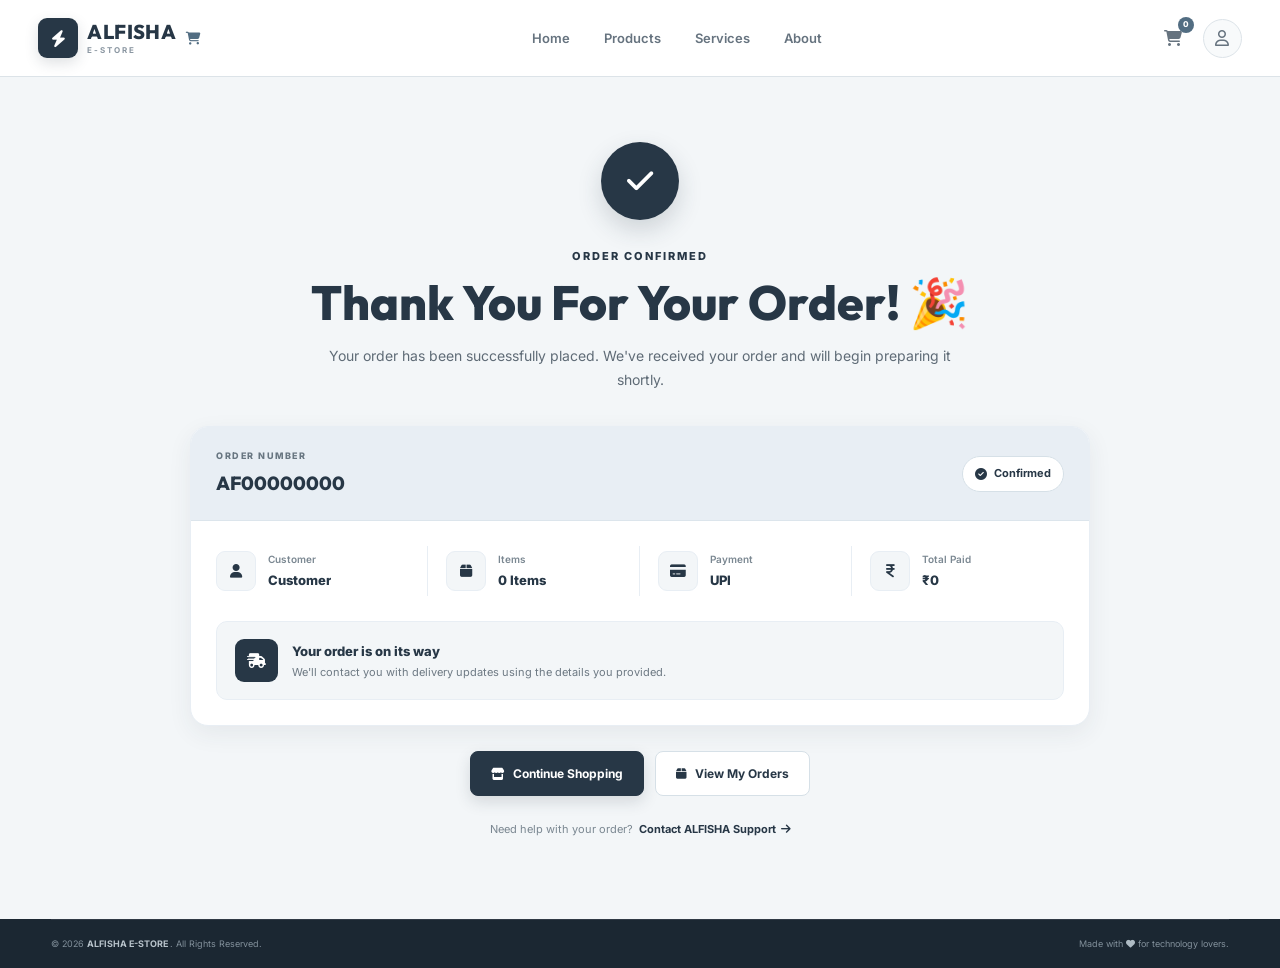
<file: order-success.html>
<!DOCTYPE html>
<html lang="en">

<head>

    <meta charset="UTF-8">

    <meta name="viewport"
          content="width=device-width, initial-scale=1.0">

    <title>Order Confirmed | ALFISHA E-STORE</title>

    <meta name="description"
          content="Your ALFISHA E-STORE order has been successfully placed.">

    <link rel="stylesheet"
          href="css/style.css">

    <link rel="preconnect"
          href="https://fonts.googleapis.com">

    <link rel="preconnect"
          href="https://fonts.gstatic.com"
          crossorigin>

    <link href="https://fonts.googleapis.com/css2?family=Inter:wght@400;500;600;700;800&family=Outfit:wght@500;600;700;800&display=swap"
          rel="stylesheet">

    <link rel="stylesheet"
          href="https://cdnjs.cloudflare.com/ajax/libs/font-awesome/6.5.2/css/all.min.css">

</head>


<body>


<!-- =====================================================
     HEADER
===================================================== -->

<header class="site-header">

    <nav class="navbar">

        <a href="index.html" class="logo">

            <span class="logo-icon">

                <i class="fa-solid fa-bolt"></i>

            </span>

            <span class="logo-text">

                ALFISHA

                <small>E-STORE</small>

            </span>

            <span class="brand-cart">

                <i class="fa-solid fa-cart-shopping"></i>

            </span>

        </a>


        <div class="nav-links">

            <a href="index.html">
                Home
            </a>

            <a href="products.html">
                Products
            </a>

            <a href="services.html">
                Services
            </a>

            <a href="about.html">
                About
            </a>

        </div>


        <div class="nav-actions">

            <a href="cart.html"
               class="nav-icon">

                <i class="fa-solid fa-cart-shopping"></i>

                <span class="nav-badge cart-count">
                    0
                </span>

            </a>


            <a href="profile.html"
               class="profile-button">

                <span class="profile-avatar">

                    <i class="fa-regular fa-user"></i>

                </span>

            </a>


            <button class="mobile-menu-button">

                <i class="fa-solid fa-bars"></i>

            </button>

        </div>

    </nav>

</header>



<!-- =====================================================
     SUCCESS PAGE
===================================================== -->

<main class="order-success-page">


    <section class="success-section">


        <!-- SUCCESS ICON -->

        <div class="success-icon-wrapper">

            <div class="success-icon">

                <i class="fa-solid fa-check"></i>

            </div>

        </div>



        <!-- TITLE -->

        <span class="success-eyebrow">

            ORDER CONFIRMED

        </span>


        <h1>

            Thank You For Your Order! 🎉

        </h1>


        <p class="success-message">

            Your order has been successfully placed.
            We've received your order and will begin
            preparing it shortly.

        </p>



        <!-- ORDER CARD -->

        <div class="success-card">


            <div class="success-card-header">

                <div>

                    <span>
                        ORDER NUMBER
                    </span>

                    <strong id="success-order-id">
                        AF00000000
                    </strong>

                </div>


                <div class="success-status">

                    <i class="fa-solid fa-circle-check"></i>

                    Confirmed

                </div>

            </div>



            <!-- CUSTOMER -->

            <div class="success-details">


                <div class="success-detail">

                    <div class="success-detail-icon">

                        <i class="fa-solid fa-user"></i>

                    </div>

                    <div>

                        <span>
                            Customer
                        </span>

                        <strong id="success-customer">
                            Customer
                        </strong>

                    </div>

                </div>



                <!-- ITEMS -->

                <div class="success-detail">

                    <div class="success-detail-icon">

                        <i class="fa-solid fa-box"></i>

                    </div>

                    <div>

                        <span>
                            Items
                        </span>

                        <strong id="success-items">
                            0 Items
                        </strong>

                    </div>

                </div>



                <!-- PAYMENT -->

                <div class="success-detail">

                    <div class="success-detail-icon">

                        <i class="fa-solid fa-credit-card"></i>

                    </div>

                    <div>

                        <span>
                            Payment
                        </span>

                        <strong id="success-payment">
                            UPI
                        </strong>

                    </div>

                </div>



                <!-- TOTAL -->

                <div class="success-detail">

                    <div class="success-detail-icon">

                        <i class="fa-solid fa-indian-rupee-sign"></i>

                    </div>

                    <div>

                        <span>
                            Total Paid
                        </span>

                        <strong id="success-total">
                            ₹0
                        </strong>

                    </div>

                </div>


            </div>



            <!-- DELIVERY MESSAGE -->

            <div class="delivery-message">

                <div class="delivery-icon">

                    <i class="fa-solid fa-truck-fast"></i>

                </div>


                <div>

                    <strong>
                        Your order is on its way
                    </strong>

                    <p>
                        We'll contact you with delivery
                        updates using the details you provided.
                    </p>

                </div>

            </div>


        </div>



        <!-- ACTIONS -->

        <div class="success-actions">


            <a href="products.html"
               class="primary-button">

                <i class="fa-solid fa-store"></i>

                Continue Shopping

            </a>


            <a href="profile.html"
               class="secondary-button">

                <i class="fa-solid fa-box"></i>

                View My Orders

            </a>


        </div>



        <!-- SUPPORT -->

        <div class="success-support">

            <span>
                Need help with your order?
            </span>

            <a href="services.html">

                Contact ALFISHA Support

                <i class="fa-solid fa-arrow-right"></i>

            </a>

        </div>


    </section>

</main>



<!-- =====================================================
     FOOTER
===================================================== -->

<footer class="site-footer">

    <div class="footer-bottom">

        <p>

            © 2026

            <strong>
                ALFISHA E-STORE
            </strong>

            . All Rights Reserved.

        </p>


        <p>

            Made with

            <i class="fa-solid fa-heart"></i>

            for technology lovers.

        </p>

    </div>

</footer>



<!-- TOAST -->

<div class="toast-notification">

    <i class="fa-solid fa-circle-check"></i>

    <span>
        Order confirmed!
    </span>

</div>



<!-- JAVASCRIPT -->

<script src="js/main.js"></script>

</body>

</html>
</file>
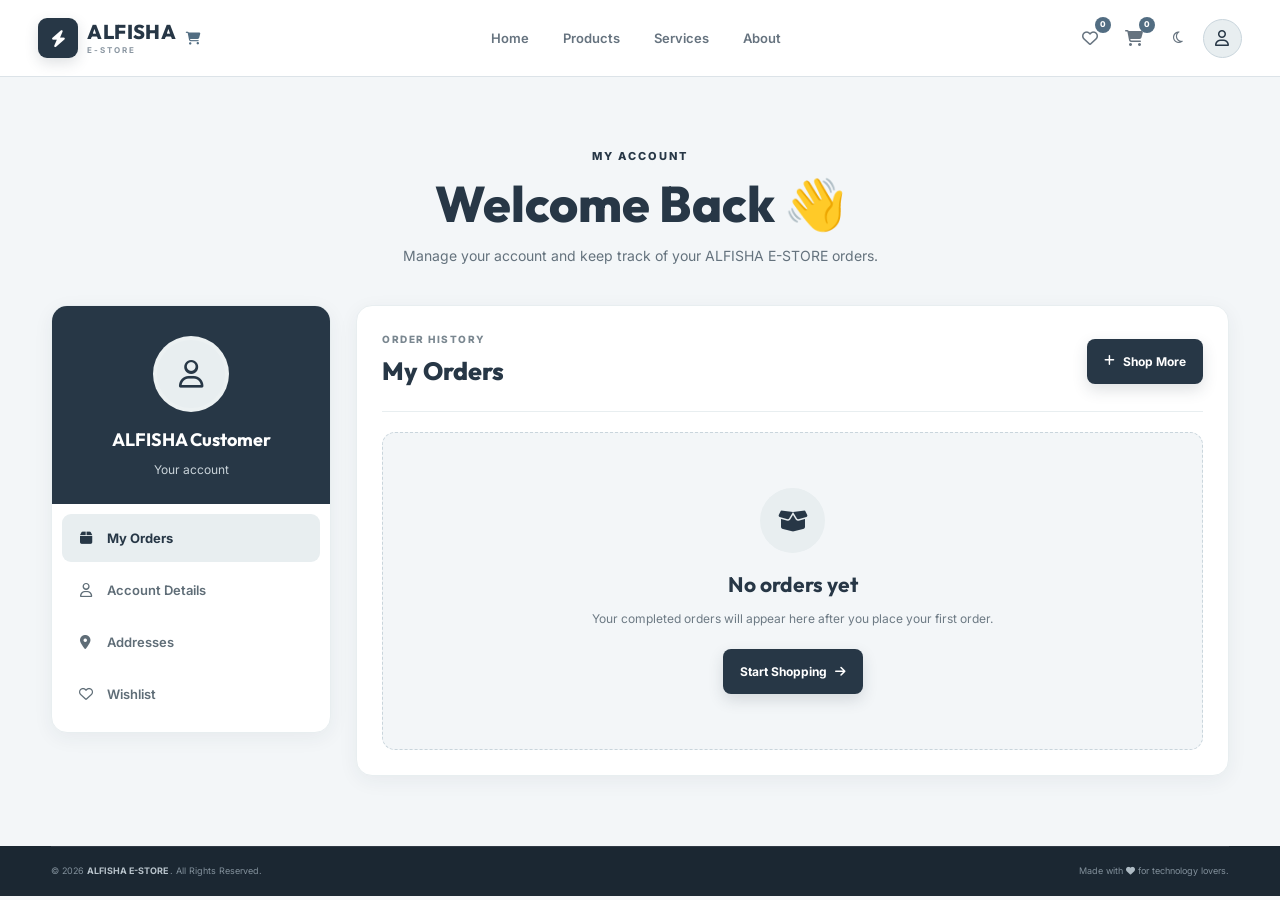
<file: profile.html>
<!DOCTYPE html>
<html lang="en">

<head>

    <meta charset="UTF-8">

    <meta name="viewport"
          content="width=device-width, initial-scale=1.0">

    <title>My Account | ALFISHA E-STORE</title>

    <meta name="description"
          content="Manage your ALFISHA E-STORE account and view your orders.">

    <link rel="stylesheet"
          href="css/style.css">

    <link rel="preconnect"
          href="https://fonts.googleapis.com">

    <link rel="preconnect"
          href="https://fonts.gstatic.com"
          crossorigin>

    <link href="https://fonts.googleapis.com/css2?family=Inter:wght@400;500;600;700;800&family=Outfit:wght@500;600;700;800&display=swap"
          rel="stylesheet">

    <link rel="stylesheet"
          href="https://cdnjs.cloudflare.com/ajax/libs/font-awesome/6.5.2/css/all.min.css">

</head>


<body>


<!-- =====================================================
     HEADER
===================================================== -->

<header class="site-header">

    <nav class="navbar">

        <a href="index.html" class="logo">

            <span class="logo-icon">

                <i class="fa-solid fa-bolt"></i>

            </span>

            <span class="logo-text">

                ALFISHA

                <small>E-STORE</small>

            </span>

            <span class="brand-cart">

                <i class="fa-solid fa-cart-shopping"></i>

            </span>

        </a>


        <div class="nav-links">

            <a href="index.html">
                Home
            </a>

            <a href="products.html">
                Products
            </a>

            <a href="services.html">
                Services
            </a>

            <a href="about.html">
                About
            </a>

        </div>


        <div class="nav-actions">

            <a href="wishlist.html"
               class="nav-icon">

                <i class="fa-regular fa-heart"></i>

                <span class="nav-badge wishlist-count">
                    0
                </span>

            </a>


            <a href="cart.html"
               class="nav-icon">

                <i class="fa-solid fa-cart-shopping"></i>

                <span class="nav-badge cart-count">
                    0
                </span>

            </a>


            <button class="mode-button nav-icon">

                <i class="fa-regular fa-moon"></i>

            </button>


            <span class="profile-avatar active-profile">

                <i class="fa-regular fa-user"></i>

            </span>


            <button class="mobile-menu-button">

                <i class="fa-solid fa-bars"></i>

            </button>

        </div>

    </nav>

</header>



<!-- =====================================================
     MOBILE NAV
===================================================== -->

<div class="mobile-nav">

    <a href="index.html">

        <i class="fa-solid fa-house"></i>

        <span>
            Home
        </span>

    </a>


    <a href="products.html">

        <i class="fa-solid fa-store"></i>

        <span>
            Products
        </span>

    </a>


    <a href="services.html">

        <i class="fa-solid fa-headset"></i>

        <span>
            Services
        </span>

    </a>


    <a href="about.html">

        <i class="fa-solid fa-circle-info"></i>

        <span>
            About
        </span>

    </a>

</div>



<!-- =====================================================
     PROFILE PAGE
===================================================== -->

<main class="profile-page">


    <!-- PAGE HEADER -->

    <section class="profile-header">

        <span>
            MY ACCOUNT
        </span>

        <h1>
            Welcome Back 👋
        </h1>

        <p>
            Manage your account and keep track of your
            ALFISHA E-STORE orders.
        </p>

    </section>



    <!-- PROFILE CONTENT -->

    <section class="profile-section">

        <div class="profile-layout">


            <!-- =================================================
                 PROFILE SIDEBAR
            ================================================== -->

            <aside class="profile-sidebar">


                <div class="profile-user-card">

                    <div class="large-profile-avatar">

                        <i class="fa-regular fa-user"></i>

                    </div>


                    <h2 id="profile-name">
                        ALFISHA Customer
                    </h2>


                    <p id="profile-email">
                        Your account
                    </p>

                </div>



                <div class="profile-menu">

                    <button class="profile-menu-item active">

                        <i class="fa-solid fa-box"></i>

                        <span>
                            My Orders
                        </span>

                    </button>


                    <button class="profile-menu-item">

                        <i class="fa-regular fa-user"></i>

                        <span>
                            Account Details
                        </span>

                    </button>


                    <button class="profile-menu-item">

                        <i class="fa-solid fa-location-dot"></i>

                        <span>
                            Addresses
                        </span>

                    </button>


                    <a href="wishlist.html"
                       class="profile-menu-item">

                        <i class="fa-regular fa-heart"></i>

                        <span>
                            Wishlist
                        </span>

                    </a>

                </div>

            </aside>



            <!-- =================================================
                 ORDERS
            ================================================== -->

            <div class="profile-main">


                <div class="profile-main-header">

                    <div>

                        <span>
                            ORDER HISTORY
                        </span>

                        <h2>
                            My Orders
                        </h2>

                    </div>


                    <a href="products.html"
                       class="primary-button">

                        <i class="fa-solid fa-plus"></i>

                        Shop More

                    </a>

                </div>



                <!-- ORDER LIST -->

                <div id="orders-list"
                     class="orders-list">

                    <!-- JavaScript will insert orders -->

                </div>



                <!-- NO ORDERS -->

                <div id="no-orders"
                     class="no-orders">

                    <div class="no-orders-icon">

                        <i class="fa-solid fa-box-open"></i>

                    </div>


                    <h3>
                        No orders yet
                    </h3>


                    <p>
                        Your completed orders will appear
                        here after you place your first order.
                    </p>


                    <a href="products.html"
                       class="primary-button">

                        Start Shopping

                        <i class="fa-solid fa-arrow-right"></i>

                    </a>

                </div>


            </div>

        </div>

    </section>

</main>



<!-- =====================================================
     FOOTER
===================================================== -->

<footer class="site-footer">

    <div class="footer-bottom">

        <p>

            © 2026

            <strong>
                ALFISHA E-STORE
            </strong>

            . All Rights Reserved.

        </p>


        <p>

            Made with

            <i class="fa-solid fa-heart"></i>

            for technology lovers.

        </p>

    </div>

</footer>



<!-- =====================================================
     TOAST
===================================================== -->

<div class="toast-notification">

    <i class="fa-solid fa-circle-check"></i>

    <span>
        Updated successfully!
    </span>

</div>



<script src="js/main.js"></script>


<!-- =====================================================
     PROFILE / ORDERS JAVASCRIPT
===================================================== -->

<script>

document.addEventListener(
    "DOMContentLoaded",
    function () {


        /* =============================================
           ELEMENTS
        ============================================= */

        const ordersList =
            document.getElementById(
                "orders-list"
            );


        const noOrders =
            document.getElementById(
                "no-orders"
            );


        const profileName =
            document.getElementById(
                "profile-name"
            );


        const profileEmail =
            document.getElementById(
                "profile-email"
            );



        /* =============================================
           GET LAST ORDER
        ============================================= */

        function getLastOrder() {

            try {

                return JSON.parse(
                    localStorage.getItem(
                        "alfishaLastOrder"
                    )
                );

            } catch (error) {

                console.error(
                    "Order loading error:",
                    error
                );

                return null;

            }

        }



        /* =============================================
           PRICE FORMAT
        ============================================= */

        function formatPrice(amount) {

            return new Intl.NumberFormat(
                "en-IN",
                {

                    style: "currency",

                    currency: "INR",

                    maximumFractionDigits: 0

                }
            ).format(amount);

        }



        /* =============================================
           DATE FORMAT
        ============================================= */

        function formatDate(date) {

            if (!date) {

                return "Recently";

            }


            return new Date(date)
                .toLocaleDateString(
                    "en-IN",
                    {

                        day: "numeric",

                        month: "short",

                        year: "numeric"

                    }
                );

        }



        /* =============================================
           PAYMENT NAME
        ============================================= */

        function paymentName(payment) {

            if (!payment) {

                return "Online Payment";

            }


            const value =
                payment.toLowerCase();


            if (value === "upi") {

                return "UPI";

            }


            if (value === "card") {

                return "Card";

            }


            if (
                value === "cod" ||
                value === "cash"
            ) {

                return "Cash on Delivery";

            }


            return payment;

        }



        /* =============================================
           DISPLAY ORDER
        ============================================= */

        function renderOrders() {

            const order =
                getLastOrder();


            if (!order) {

                ordersList.innerHTML = "";

                noOrders.style.display =
                    "block";

                return;

            }


            noOrders.style.display =
                "none";



            /* CUSTOMER */

            if (
                order.customer &&
                order.customer.name
            ) {

                profileName.textContent =
                    order.customer.name;

            }


            if (
                order.customer &&
                order.customer.email
            ) {

                profileEmail.textContent =
                    order.customer.email;

            }



            /* PRODUCTS */

            const products =
                order.products || [];


            const quantity =
                products.reduce(
                    function (total, item) {

                        return total +
                            Number(
                                item.quantity || 1
                            );

                    },
                    0
                );



            /* ORDER CARD */

            ordersList.innerHTML = `

                <article class="order-card">


                    <div class="order-card-top">


                        <div class="order-number">

                            <span>
                                ORDER
                            </span>

                            <strong>
                                #${order.id || "UNKNOWN"}
                            </strong>

                        </div>


                        <div class="order-status">

                            <i class="fa-solid fa-circle-check"></i>

                            Confirmed

                        </div>


                    </div>



                    <div class="order-card-middle">


                        <div class="order-meta">

                            <span>
                                Date
                            </span>

                            <strong>
                                ${formatDate(
                                    order.createdAt
                                )}
                            </strong>

                        </div>


                        <div class="order-meta">

                            <span>
                                Items
                            </span>

                            <strong>
                                ${quantity}
                            </strong>

                        </div>


                        <div class="order-meta">

                            <span>
                                Payment
                            </span>

                            <strong>
                                ${paymentName(
                                    order.payment
                                )}
                            </strong>

                        </div>


                        <div class="order-meta">

                            <span>
                                Total
                            </span>

                            <strong class="order-price">

                                ${formatPrice(
                                    Number(
                                        order.total || 0
                                    )
                                )}

                            </strong>

                        </div>

                    </div>



                    <div class="order-products">


                        ${products.map(
                            function (item) {

                                return `

                                    <div class="order-product">


                                        <div class="order-product-image">

                                            <img
                                                src="${item.image || "images/placeholder.jpg"}"
                                                alt="${item.name || "Product"}"
                                            >

                                        </div>


                                        <div>

                                            <strong>
                                                ${item.name || "Product"}
                                            </strong>

                                            <span>
                                                Qty:
                                                ${Number(
                                                    item.quantity || 1
                                                )}
                                            </span>

                                        </div>

                                    </div>

                                `;

                            }
                        ).join("")}


                    </div>



                    <div class="order-card-bottom">


                        <div>

                            <i class="fa-solid fa-truck-fast"></i>

                            <span>
                                Delivery in progress
                            </span>

                        </div>


                        <a href="services.html">

                            Need Help?

                            <i class="fa-solid fa-arrow-right"></i>

                        </a>

                    </div>


                </article>

            `;

        }



        /* =============================================
           INITIALIZE
        ============================================= */

        renderOrders();

    }

);

</script>


</body>

</html>
</file>
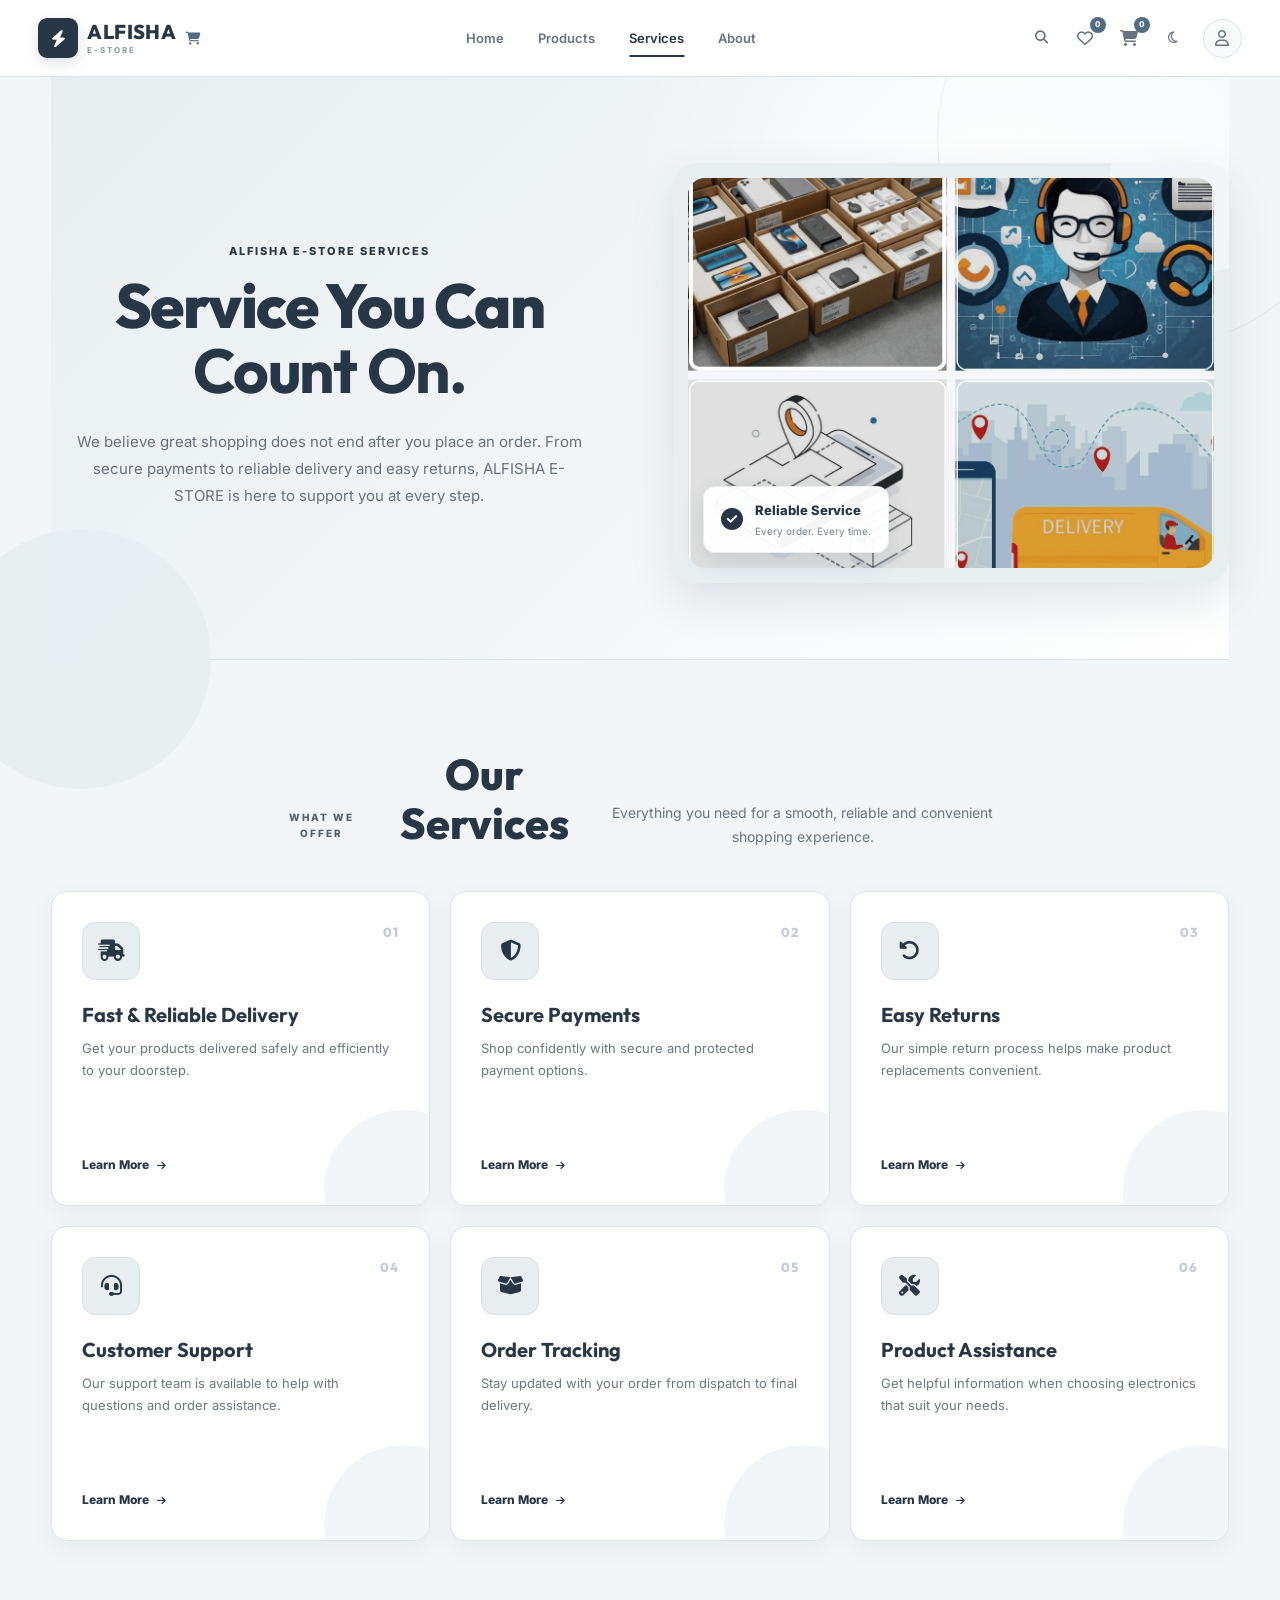
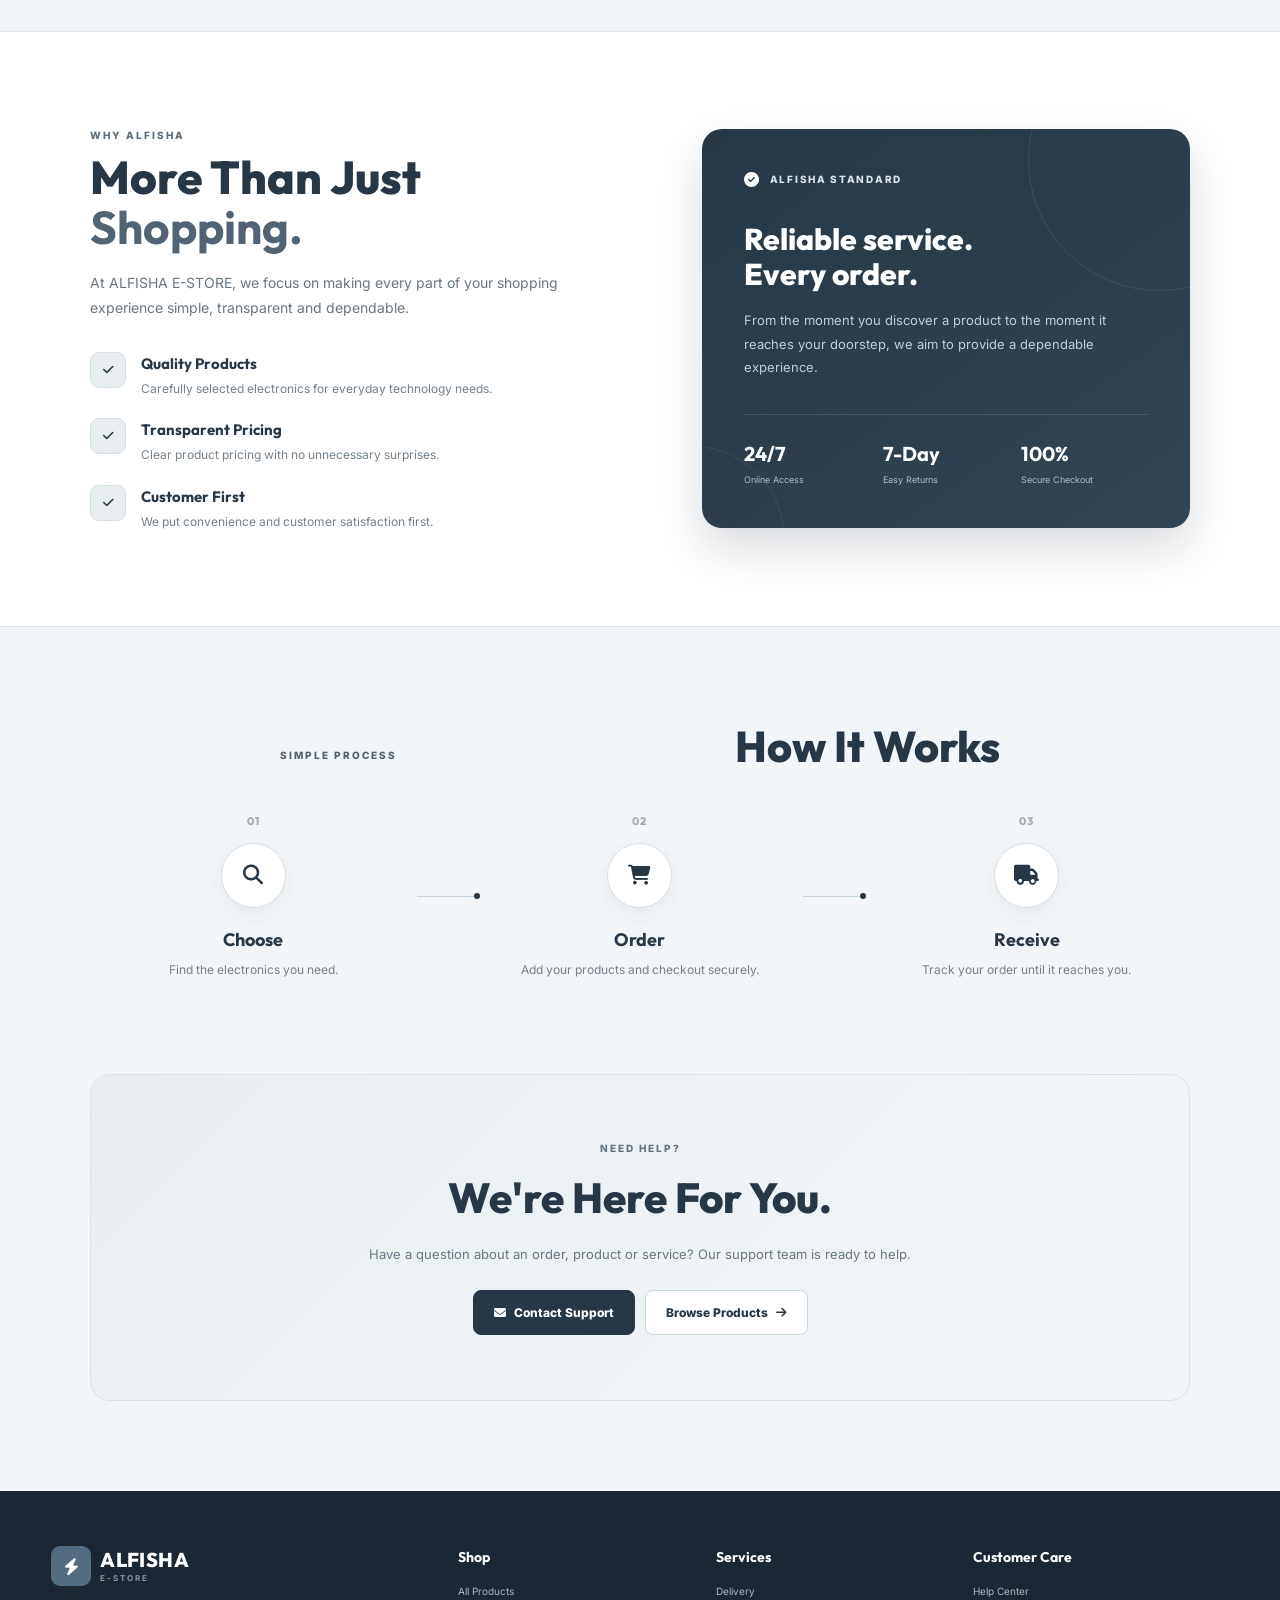
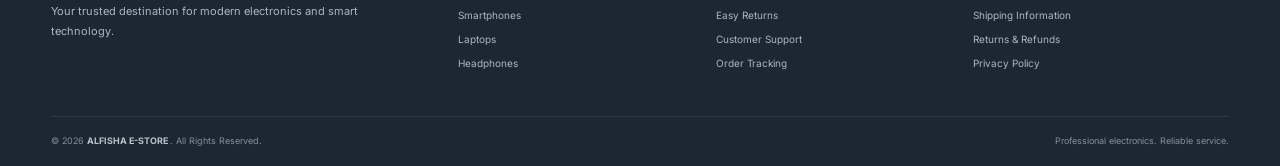
<file: services.html>
<!DOCTYPE html>
<html lang="en">

<head>

    <meta charset="UTF-8">

    <meta name="viewport"
          content="width=device-width, initial-scale=1.0">

    <title>Services | ALFISHA E-STORE</title>

    <meta name="description"
          content="Explore ALFISHA E-STORE services including delivery, easy returns, secure payments and customer support.">

    <link rel="stylesheet"
          href="css/style.css">

    <!-- GOOGLE FONTS -->

    <link rel="preconnect"
          href="https://fonts.googleapis.com">

    <link rel="preconnect"
          href="https://fonts.gstatic.com"
          crossorigin>

    <link href="https://fonts.googleapis.com/css2?family=Inter:wght@400;500;600;700;800&family=Outfit:wght@500;600;700;800&display=swap"
          rel="stylesheet">

    <!-- FONT AWESOME -->

    <link rel="stylesheet"
          href="https://cdnjs.cloudflare.com/ajax/libs/font-awesome/6.5.2/css/all.min.css">

</head>


<body>


<!-- =====================================================
     HEADER
===================================================== -->

<header class="site-header">

    <nav class="navbar">

        <a href="index.html"
           class="logo">

            <span class="logo-icon">
                <i class="fa-solid fa-bolt"></i>
            </span>

            <span class="logo-text">
                ALFISHA
                <small>E-STORE</small>
            </span>

            <span class="brand-cart">
                <i class="fa-solid fa-cart-shopping"></i>
            </span>

        </a>


        <div class="nav-links">

            <a href="index.html">
                Home
            </a>

            <a href="products.html">
                Products
            </a>

            <a href="services.html"
               class="active">
                Services
            </a>

            <a href="about.html">
                About
            </a>

        </div>


        <div class="nav-actions">

            <button class="nav-icon search-button"
                    aria-label="Search">

                <i class="fa-solid fa-magnifying-glass"></i>

            </button>


            <a href="wishlist.html"
               class="nav-icon"
               aria-label="Wishlist">

                <i class="fa-regular fa-heart"></i>

                <span class="nav-badge wishlist-count">
                    0
                </span>

            </a>


            <a href="cart.html"
               class="nav-icon"
               aria-label="Cart">

                <i class="fa-solid fa-cart-shopping"></i>

                <span class="nav-badge cart-count">
                    0
                </span>

            </a>


            <button class="nav-icon mode-button"
                    aria-label="Dark mode">

                <i class="fa-regular fa-moon"></i>

            </button>


            <a href="profile.html"
               class="profile-button"
               aria-label="Profile">

                <span class="profile-avatar">

                    <i class="fa-regular fa-user"></i>

                </span>

            </a>


            <button class="mobile-menu-button"
                    aria-label="Menu">

                <i class="fa-solid fa-bars"></i>

            </button>

        </div>

    </nav>

</header>



<!-- =====================================================
     SEARCH OVERLAY
===================================================== -->

<div class="search-overlay">

    <div class="search-box">

        <button class="close-search"
                aria-label="Close search">

            <i class="fa-solid fa-xmark"></i>

        </button>


        <span>
            Search ALFISHA E-STORE
        </span>


        <div class="search-input-wrapper">

            <i class="fa-solid fa-magnifying-glass"></i>

            <input
                type="text"
                id="product-search"
                placeholder="Search phones, laptops, headphones..."
                autocomplete="off">

        </div>

    </div>

</div>



<!-- =====================================================
     MOBILE NAVIGATION
===================================================== -->

<div class="mobile-nav">

    <a href="index.html">

        <i class="fa-solid fa-house"></i>

        <span>
            Home
        </span>

    </a>


    <a href="products.html">

        <i class="fa-solid fa-store"></i>

        <span>
            Products
        </span>

    </a>


    <a href="services.html"
       class="active">

        <i class="fa-solid fa-headset"></i>

        <span>
            Services
        </span>

    </a>


    <a href="about.html">

        <i class="fa-solid fa-circle-info"></i>

        <span>
            About
        </span>

    </a>

</div>



<!-- =====================================================
     SERVICES PAGE
===================================================== -->

<main class="services-page">


    <!-- =================================================
         SERVICES HERO
    ================================================== -->
<!-- =================================================
     SERVICES HERO
================================================== -->

<section class="services-hero">

    <div class="services-hero-content">

        <span>
            ALFISHA E-STORE SERVICES
        </span>

        <h1>
            Service You Can
            <br>
            <strong>Count On.</strong>
        </h1>

        <p>

            We believe great shopping does not end
            after you place an order. From secure
            payments to reliable delivery and easy
            returns, ALFISHA E-STORE is here to support
            you at every step.

        </p>

    </div>


    <!-- SERVICE IMAGE -->

    <div class="services-hero-image">

        <img
            src="images/services.jpg"
            alt="ALFISHA E-STORE customer service and delivery">

        <div class="services-image-badge">

            <i class="fa-solid fa-circle-check"></i>

            <div>
                <strong>
                    Reliable Service
                </strong>

                <span>
                    Every order. Every time.
                </span>
            </div>

        </div>

    </div>

</section>


    <!-- =================================================
         SERVICE CARDS
    ================================================== -->

    <section class="services-section">

        <div class="section-heading">

            <span>
                WHAT WE OFFER
            </span>

            <h2>
                Our Services
            </h2>

            <p>
                Everything you need for a smooth,
                reliable and convenient shopping experience.
            </p>

        </div>


        <div class="services-grid">


            <!-- SERVICE 1 -->

            <article class="service-card">

                <div class="service-icon">

                    <i class="fa-solid fa-truck-fast"></i>

                </div>

                <span class="service-number">
                    01
                </span>

                <h3>
                    Fast & Reliable Delivery
                </h3>

                <p>

                    Get your products delivered safely
                    and efficiently to your doorstep.

                </p>

                <a href="#">
                    Learn More
                    <i class="fa-solid fa-arrow-right"></i>
                </a>

            </article>



            <!-- SERVICE 2 -->

            <article class="service-card">

                <div class="service-icon">

                    <i class="fa-solid fa-shield-halved"></i>

                </div>

                <span class="service-number">
                    02
                </span>

                <h3>
                    Secure Payments
                </h3>

                <p>

                    Shop confidently with secure and
                    protected payment options.

                </p>

                <a href="#">
                    Learn More
                    <i class="fa-solid fa-arrow-right"></i>
                </a>

            </article>



            <!-- SERVICE 3 -->

            <article class="service-card">

                <div class="service-icon">

                    <i class="fa-solid fa-rotate-left"></i>

                </div>

                <span class="service-number">
                    03
                </span>

                <h3>
                    Easy Returns
                </h3>

                <p>

                    Our simple return process helps make
                    product replacements convenient.

                </p>

                <a href="#">
                    Learn More
                    <i class="fa-solid fa-arrow-right"></i>
                </a>

            </article>



            <!-- SERVICE 4 -->

            <article class="service-card">

                <div class="service-icon">

                    <i class="fa-solid fa-headset"></i>

                </div>

                <span class="service-number">
                    04
                </span>

                <h3>
                    Customer Support
                </h3>

                <p>

                    Our support team is available to help
                    with questions and order assistance.

                </p>

                <a href="#">
                    Learn More
                    <i class="fa-solid fa-arrow-right"></i>
                </a>

            </article>



            <!-- SERVICE 5 -->

            <article class="service-card">

                <div class="service-icon">

                    <i class="fa-solid fa-box-open"></i>

                </div>

                <span class="service-number">
                    05
                </span>

                <h3>
                    Order Tracking
                </h3>

                <p>

                    Stay updated with your order from
                    dispatch to final delivery.

                </p>

                <a href="#">
                    Learn More
                    <i class="fa-solid fa-arrow-right"></i>
                </a>

            </article>



            <!-- SERVICE 6 -->

            <article class="service-card">

                <div class="service-icon">

                    <i class="fa-solid fa-screwdriver-wrench"></i>

                </div>

                <span class="service-number">
                    06
                </span>

                <h3>
                    Product Assistance
                </h3>

                <p>

                    Get helpful information when choosing
                    electronics that suit your needs.

                </p>

                <a href="#">
                    Learn More
                    <i class="fa-solid fa-arrow-right"></i>
                </a>

            </article>

        </div>

    </section>



    <!-- =================================================
         WHY CHOOSE US
    ================================================== -->

    <section class="service-benefits">

        <div class="service-benefits-grid">


            <div class="benefits-content">

                <span>
                    WHY ALFISHA
                </span>

                <h2>
                    More Than Just
                    <strong>Shopping.</strong>
                </h2>

                <p>

                    At ALFISHA E-STORE, we focus on making
                    every part of your shopping experience
                    simple, transparent and dependable.

                </p>


                <div class="benefit-list">


                    <div class="benefit-item">

                        <div class="benefit-icon">

                            <i class="fa-solid fa-check"></i>

                        </div>

                        <div>

                            <h3>
                                Quality Products
                            </h3>

                            <p>
                                Carefully selected electronics
                                for everyday technology needs.
                            </p>

                        </div>

                    </div>



                    <div class="benefit-item">

                        <div class="benefit-icon">

                            <i class="fa-solid fa-check"></i>

                        </div>

                        <div>

                            <h3>
                                Transparent Pricing
                            </h3>

                            <p>
                                Clear product pricing with
                                no unnecessary surprises.
                            </p>

                        </div>

                    </div>



                    <div class="benefit-item">

                        <div class="benefit-icon">

                            <i class="fa-solid fa-check"></i>

                        </div>

                        <div>

                            <h3>
                                Customer First
                            </h3>

                            <p>
                                We put convenience and
                                customer satisfaction first.
                            </p>

                        </div>

                    </div>


                </div>

            </div>



            <div class="service-benefits-card">

                <div class="benefits-card-top">

                    <i class="fa-solid fa-circle-check"></i>

                    <span>
                        ALFISHA STANDARD
                    </span>

                </div>


                <h3>
                    Reliable service.
                    <br>
                    Every order.
                </h3>


                <p>

                    From the moment you discover a product
                    to the moment it reaches your doorstep,
                    we aim to provide a dependable experience.

                </p>


                <div class="benefits-stat-row">

                    <div>

                        <strong>
                            24/7
                        </strong>

                        <span>
                            Online Access
                        </span>

                    </div>


                    <div>

                        <strong>
                            7-Day
                        </strong>

                        <span>
                            Easy Returns
                        </span>

                    </div>


                    <div>

                        <strong>
                            100%
                        </strong>

                        <span>
                            Secure Checkout
                        </span>

                    </div>

                </div>

            </div>

        </div>

    </section>



    <!-- =================================================
         HOW IT WORKS
    ================================================== -->

    <section class="service-process">

        <div class="section-heading">

            <span>
                SIMPLE PROCESS
            </span>

            <h2>
                How It Works
            </h2>

        </div>


        <div class="process-grid">


            <div class="process-item">

                <span class="process-number">
                    01
                </span>

                <div class="process-icon">

                    <i class="fa-solid fa-magnifying-glass"></i>

                </div>

                <h3>
                    Choose
                </h3>

                <p>
                    Find the electronics you need.
                </p>

            </div>



            <div class="process-line"></div>



            <div class="process-item">

                <span class="process-number">
                    02
                </span>

                <div class="process-icon">

                    <i class="fa-solid fa-cart-shopping"></i>

                </div>

                <h3>
                    Order
                </h3>

                <p>
                    Add your products and checkout securely.
                </p>

            </div>



            <div class="process-line"></div>



            <div class="process-item">

                <span class="process-number">
                    03
                </span>

                <div class="process-icon">

                    <i class="fa-solid fa-truck"></i>

                </div>

                <h3>
                    Receive
                </h3>

                <p>
                    Track your order until it reaches you.
                </p>

            </div>

        </div>

    </section>



    <!-- =================================================
         SUPPORT CTA
    ================================================== -->

    <section class="service-contact">

        <div class="service-contact-content">

            <span>
                NEED HELP?
            </span>

            <h2>
                We're Here For You.
            </h2>

            <p>

                Have a question about an order, product
                or service? Our support team is ready to help.

            </p>


            <div class="service-contact-actions">

                <a href="mailto:support@alfishaestore.com"
                   class="service-primary-button">

                    <i class="fa-solid fa-envelope"></i>

                    Contact Support

                </a>


                <a href="products.html"
                   class="service-secondary-button">

                    Browse Products

                    <i class="fa-solid fa-arrow-right"></i>

                </a>

            </div>

        </div>

    </section>

</main>



<!-- =====================================================
     FOOTER
===================================================== -->

<footer class="site-footer">

    <div class="footer-container">


        <div class="footer-brand">

            <a href="index.html"
               class="logo">

                <span class="logo-icon">

                    <i class="fa-solid fa-bolt"></i>

                </span>

                <span class="logo-text">

                    ALFISHA

                    <small>
                        E-STORE
                    </small>

                </span>

            </a>


            <p>

                Your trusted destination for modern
                electronics and smart technology.

            </p>

        </div>



        <div class="footer-column">

            <h3>
                Shop
            </h3>

            <a href="products.html">
                All Products
            </a>

            <a href="products.html">
                Smartphones
            </a>

            <a href="products.html">
                Laptops
            </a>

            <a href="products.html">
                Headphones
            </a>

        </div>



        <div class="footer-column">

            <h3>
                Services
            </h3>

            <a href="services.html">
                Delivery
            </a>

            <a href="services.html">
                Easy Returns
            </a>

            <a href="services.html">
                Customer Support
            </a>

            <a href="services.html">
                Order Tracking
            </a>

        </div>



        <div class="footer-column">

            <h3>
                Customer Care
            </h3>

            <a href="services.html">
                Help Center
            </a>

            <a href="services.html">
                Shipping Information
            </a>

            <a href="services.html">
                Returns & Refunds
            </a>

            <a href="#">
                Privacy Policy
            </a>

        </div>

    </div>


    <div class="footer-bottom">

        <p>

            © 2026

            <strong>
                ALFISHA E-STORE
            </strong>

            . All Rights Reserved.

        </p>


        <p>

            Professional electronics.
            Reliable service.

        </p>

    </div>

</footer>



<!-- =====================================================
     TOAST
===================================================== -->

<div class="toast-notification">

    <i class="fa-solid fa-circle-check"></i>

    <span>
        Welcome to ALFISHA E-STORE
    </span>

</div>



<!-- JAVASCRIPT -->

<script src="js/main.js"></script>

</body>

</html>
</file>
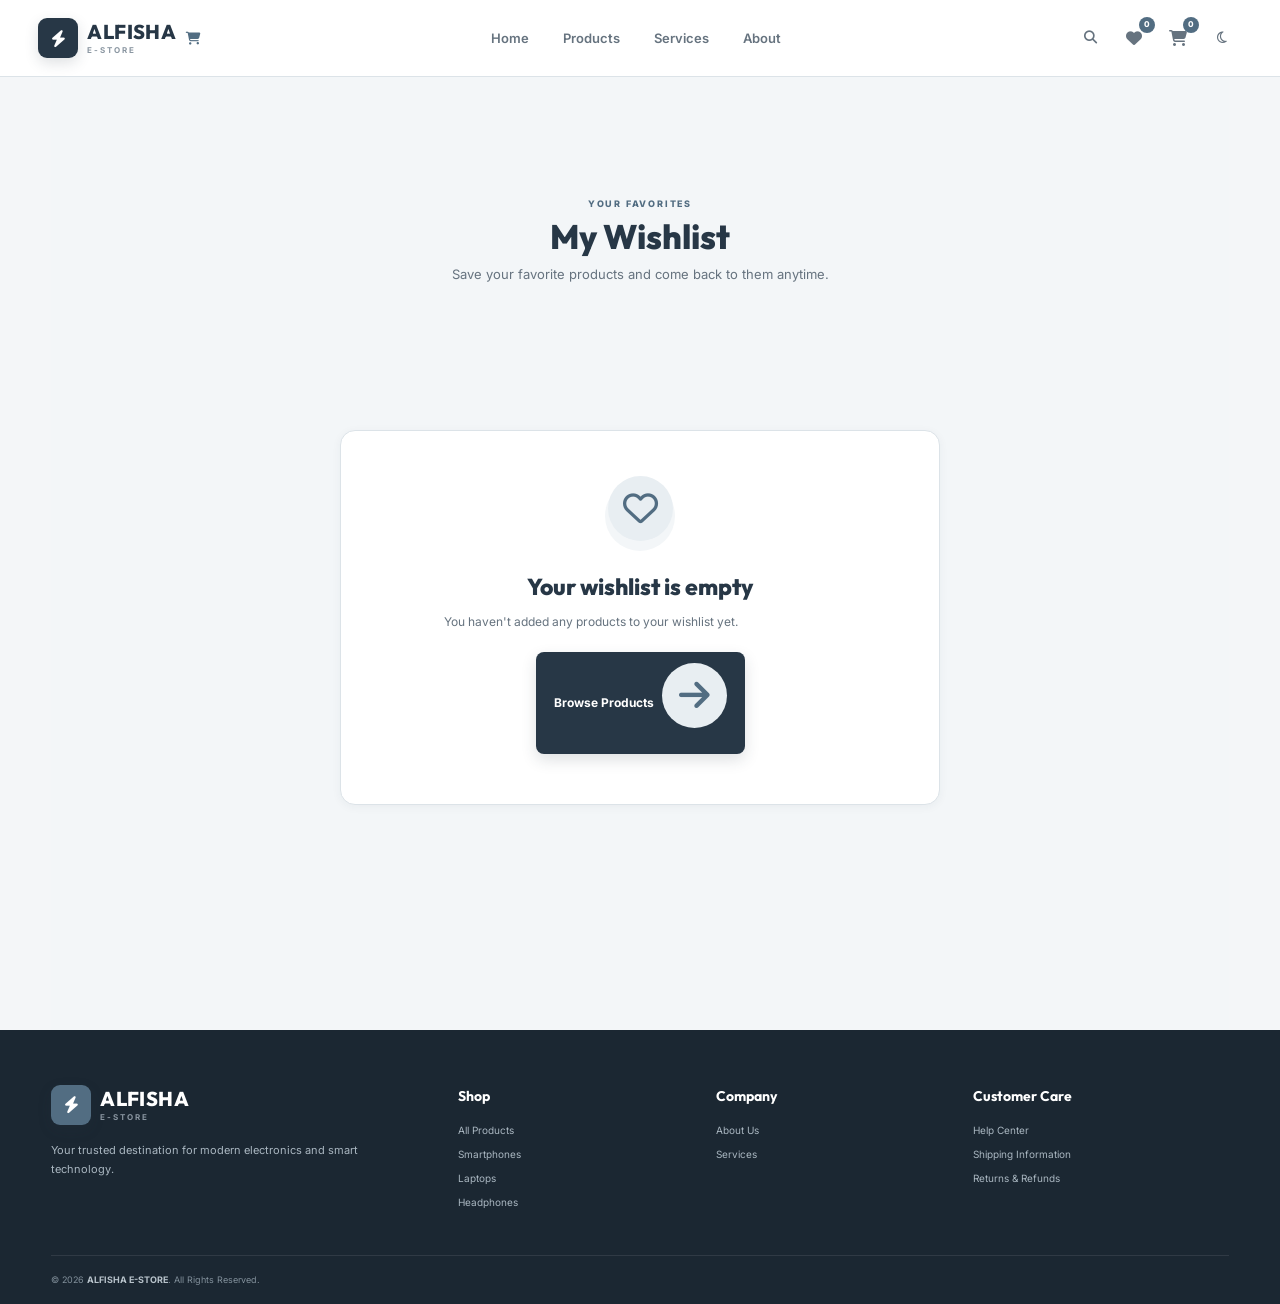
<file: wishlist.html>
<!DOCTYPE html>
<html lang="en">

<head>

    <meta charset="UTF-8">

    <meta name="viewport"
          content="width=device-width, initial-scale=1.0">

    <title>Wishlist | ALFISHA E-STORE</title>

    <link rel="stylesheet"
          href="css/style.css">

    <link rel="preconnect"
          href="https://fonts.googleapis.com">

    <link rel="preconnect"
          href="https://fonts.gstatic.com"
          crossorigin>

    <link href="https://fonts.googleapis.com/css2?family=Inter:wght@400;500;600;700;800&family=Outfit:wght@500;600;700;800&display=swap"
          rel="stylesheet">

    <link rel="stylesheet"
          href="https://cdnjs.cloudflare.com/ajax/libs/font-awesome/6.5.2/css/all.min.css">

</head>


<body>


<header class="site-header">

    <nav class="navbar">


        <a href="index.html"
           class="logo">

            <span class="logo-icon">

                <i class="fa-solid fa-bolt"></i>

            </span>

            <span class="logo-text">

                ALFISHA

                <small>E-STORE</small>

            </span>

            <span class="brand-cart">

                <i class="fa-solid fa-cart-shopping"></i>

            </span>

        </a>


        <div class="nav-links">

            <a href="index.html">
                Home
            </a>

            <a href="products.html">
                Products
            </a>

            <a href="services.html">
                Services
            </a>

            <a href="about.html">
                About
            </a>

        </div>


        <div class="nav-actions">

            <button class="nav-icon search-button">

                <i class="fa-solid fa-magnifying-glass"></i>

            </button>


            <a href="wishlist.html"
               class="nav-icon">

                <i class="fa-solid fa-heart"></i>

                <span class="nav-badge wishlist-count">
                    0
                </span>

            </a>


            <a href="cart.html"
               class="nav-icon">

                <i class="fa-solid fa-cart-shopping"></i>

                <span class="nav-badge cart-count">
                    0
                </span>

            </a>


            <button class="nav-icon mode-button">

                <i class="fa-regular fa-moon"></i>

            </button>


            <button class="mobile-menu-button">

                <i class="fa-solid fa-bars"></i>

            </button>

        </div>

    </nav>

</header>



<main class="wishlist-page">


    <section class="wishlist-header">

        <span>
            YOUR FAVORITES
        </span>

        <h1>
            My Wishlist
        </h1>

        <p>
            Save your favorite products and
            come back to them anytime.
        </p>

    </section>



    <section class="wishlist-section">


        <div id="wishlist-items"
             class="wishlist-items">

        </div>


        <div id="empty-wishlist"
             class="empty-wishlist">

            <div class="empty-wishlist-icon">

                <i class="fa-regular fa-heart"></i>

            </div>


            <h2>
                Your wishlist is empty
            </h2>


            <p>
                You haven't added any products
                to your wishlist yet.
            </p>


            <a href="products.html"
               class="primary-button">

                Browse Products

                <i class="fa-solid fa-arrow-right"></i>

            </a>

        </div>

    </section>

</main>



<footer class="site-footer">

    <div class="footer-container">


        <div class="footer-brand">

            <a href="index.html"
               class="logo">

                <span class="logo-icon">

                    <i class="fa-solid fa-bolt"></i>

                </span>

                <span class="logo-text">

                    ALFISHA

                    <small>E-STORE</small>

                </span>

            </a>


            <p>
                Your trusted destination for
                modern electronics and smart technology.
            </p>

        </div>


        <div class="footer-column">

            <h3>
                Shop
            </h3>

            <a href="products.html">
                All Products
            </a>

            <a href="products.html">
                Smartphones
            </a>

            <a href="products.html">
                Laptops
            </a>

            <a href="products.html">
                Headphones
            </a>

        </div>


        <div class="footer-column">

            <h3>
                Company
            </h3>

            <a href="about.html">
                About Us
            </a>

            <a href="services.html">
                Services
            </a>

        </div>


        <div class="footer-column">

            <h3>
                Customer Care
            </h3>

            <a href="#">
                Help Center
            </a>

            <a href="#">
                Shipping Information
            </a>

            <a href="#">
                Returns & Refunds
            </a>

        </div>

    </div>


    <div class="footer-bottom">

        <p>
            © 2026
            <strong>ALFISHA E-STORE</strong>.
            All Rights Reserved.
        </p>

    </div>

</footer>



<div class="toast-notification">

    <i class="fa-solid fa-circle-check"></i>

    <span>
        Added to cart!
    </span>

</div>



<script src="js/main.js"></script>
<script src="js/wishlist.js"></script>
</body>

</html>
</file>
<file: css/style.css>
/* =========================================================
   ALFISHA E-STORE
   INDEX PAGE — CLEAN PROFESSIONAL THEME
   Theme: WHITE + COOL GREY + STEEL BLUE + SLATE
========================================================= */


/* =========================================================
   01. ROOT VARIABLES
========================================================= */

:root {
    --primary: #526d82;
    --primary-dark: #3f596d;
    --primary-light: #e8eef2;

    --slate: #273746;
    --slate-light: #34495e;

    --text: #202b35;
    --text-light: #66737f;
    --muted: #8a96a1;

    --background: #f4f6f8;
    --surface: #ffffff;
    --surface-soft: #f8fafb;

    --border: #dce3e8;
    --border-dark: #cbd5dc;

    --white: #ffffff;

    --success: #536b5d;

    --shadow-sm: 0 2px 10px rgba(39, 55, 70, 0.05);
    --shadow: 0 8px 25px rgba(39, 55, 70, 0.08);
    --shadow-lg: 0 18px 45px rgba(39, 55, 70, 0.12);

    --radius-sm: 8px;
    --radius: 12px;
    --radius-lg: 18px;

    --container: 1240px;
}


/* =========================================================
   02. RESET
========================================================= */

* {
    margin: 0;
    padding: 0;
    box-sizing: border-box;
}

html {
    scroll-behavior: smooth;
}

body {
    font-family: "Inter", sans-serif;
    background: var(--background);
    color: var(--text);
    line-height: 1.6;
    overflow-x: hidden;
}

body,
button,
input,
textarea,
select {
    font-family: "Inter", sans-serif;
}

button {
    cursor: pointer;
}

a {
    text-decoration: none;
    color: inherit;
}

img {
    max-width: 100%;
    display: block;
}

button,
input {
    outline: none;
}


/* =========================================================
   03. COMMON CONTAINER
========================================================= */

.hero-container,
.categories-section,
.products-section,
.features-section,
.newsletter-section,
.promo-section {
    width: min(92%, var(--container));
    margin-left: auto;
    margin-right: auto;
}


/* =========================================================
   04. HEADER
========================================================= */

.site-header {
    position: sticky;
    top: 0;
    z-index: 1000;

    width: 100%;

    background: rgba(255, 255, 255, 0.96);

    border-bottom: 1px solid var(--border);

    backdrop-filter: blur(14px);
}

.navbar {
    width: min(94%, 1380px);
    min-height: 76px;

    margin: auto;

    display: flex;
    align-items: center;

    gap: 30px;
}


/* =========================================================
   05. LOGO
========================================================= */

.logo {
    display: inline-flex;
    align-items: center;

    gap: 9px;

    flex-shrink: 0;
}

.logo-icon {
    width: 40px;
    height: 40px;

    display: flex;
    align-items: center;
    justify-content: center;

    background: var(--slate);

    color: var(--white);

    border-radius: 9px;

    font-size: 17px;

    box-shadow: 0 5px 14px rgba(39, 55, 70, 0.15);
}

.logo-text {
    display: flex;
    flex-direction: column;

    color: var(--slate);

    font-family: "Outfit", sans-serif;

    font-size: 20px;
    font-weight: 800;

    letter-spacing: 0.4px;

    line-height: 1;
}

.logo-text small {
    margin-top: 4px;

    color: var(--muted);

    font-family: "Inter", sans-serif;

    font-size: 8px;
    font-weight: 700;

    letter-spacing: 2px;
}

.brand-cart {
    margin-left: 1px;

    color: var(--primary);

    font-size: 13px;
}


/* =========================================================
   06. DESKTOP NAVIGATION
========================================================= */

.nav-links {
    flex: 1;

    display: flex;
    align-items: center;
    justify-content: center;

    gap: 34px;
}

.nav-links a {
    position: relative;

    padding: 27px 0;

    color: var(--text-light);

    font-size: 13px;
    font-weight: 600;

    transition: 0.2s ease;
}

.nav-links a::after {
    content: "";

    position: absolute;

    left: 50%;
    bottom: 18px;

    width: 0;
    height: 2px;

    background: var(--primary);

    transform: translateX(-50%);

    transition: 0.25s ease;
}

.nav-links a:hover,
.nav-links a.active {
    color: var(--primary);
}

.nav-links a:hover::after,
.nav-links a.active::after {
    width: 22px;
}


/* =========================================================
   07. NAV ACTIONS
========================================================= */

.nav-actions {
    display: flex;
    align-items: center;

    gap: 5px;
}

.nav-icon {
    position: relative;

    width: 39px;
    height: 39px;

    display: flex;
    align-items: center;
    justify-content: center;

    border: 1px solid transparent;

    border-radius: 9px;

    background: transparent;

    color: var(--text-light);

    transition: 0.2s ease;
}

.nav-icon:hover {
    color: var(--primary);

    background: var(--primary-light);

    border-color: var(--border);
}

.nav-badge {
    position: absolute;

    top: -3px;
    right: -2px;

    min-width: 16px;
    height: 16px;

    padding: 0 4px;

    display: flex;
    align-items: center;
    justify-content: center;

    border-radius: 20px;

    background: var(--primary);

    color: white;

    font-size: 8px;
    font-weight: 800;
}

.profile-button {
    display: flex;
    align-items: center;

    margin-left: 5px;
}

.profile-avatar {
    width: 39px;
    height: 39px;

    display: flex;
    align-items: center;
    justify-content: center;

    border: 1px solid var(--border);

    border-radius: 50%;

    background: var(--surface-soft);

    color: var(--text-light);

    transition: 0.2s ease;
}

.profile-avatar:hover {
    border-color: var(--primary);

    color: var(--primary);

    background: var(--primary-light);
}

.mobile-menu-button {
    display: none;

    width: 39px;
    height: 39px;

    border: 1px solid var(--border);

    border-radius: 9px;

    background: white;

    color: var(--text);
}


/* =========================================================
   08. SEARCH OVERLAY
========================================================= */

.search-overlay {
    position: fixed;
    inset: 0;

    z-index: 2000;

    display: flex;
    align-items: flex-start;
    justify-content: center;

    padding-top: 115px;

    background: rgba(24, 35, 44, 0.55);

    opacity: 0;
    visibility: hidden;

    transition: 0.25s ease;
}

.search-overlay.active {
    opacity: 1;
    visibility: visible;
}

.search-box {
    position: relative;

    width: min(90%, 650px);

    padding: 32px;

    background: var(--white);

    border-radius: 16px;

    box-shadow: var(--shadow-lg);
}

.close-search {
    position: absolute;

    top: 14px;
    right: 14px;

    width: 34px;
    height: 34px;

    border: none;

    border-radius: 50%;

    background: var(--background);

    color: var(--text-light);
}

.search-box > span {
    display: block;

    margin-bottom: 17px;

    color: var(--slate);

    font-family: "Outfit", sans-serif;

    font-size: 21px;
    font-weight: 700;
}

.search-input-wrapper {
    height: 50px;

    display: flex;
    align-items: center;

    gap: 10px;

    padding: 0 15px;

    background: var(--surface-soft);

    border: 1px solid var(--border);

    border-radius: 9px;
}

.search-input-wrapper i {
    color: var(--muted);
}

.search-input-wrapper input {
    width: 100%;

    border: none;

    background: transparent;

    color: var(--text);

    font-size: 13px;
}


/* =========================================================
   09. MOBILE NAV
========================================================= */

.mobile-nav {
    display: none;
}


/* =========================================================
   10. HERO SECTION
========================================================= */

.hero-section {
    position: relative;

    min-height: 610px;

    display: flex;
    align-items: center;

    background:
        linear-gradient(
            120deg,
            #eef2f5 0%,
            #f8fafb 48%,
            #e8eef2 100%
        );

    border-bottom: 1px solid var(--border);

    overflow: hidden;
}

.hero-section::before {
    content: "";

    position: absolute;

    width: 500px;
    height: 500px;

    right: -180px;
    top: -220px;

    border-radius: 50%;

    background: rgba(82, 109, 130, 0.08);

    pointer-events: none;
}

.hero-section::after {
    content: "";

    position: absolute;

    width: 300px;
    height: 300px;

    left: -150px;
    bottom: -150px;

    border-radius: 50%;

    background: rgba(82, 109, 130, 0.06);

    pointer-events: none;
}

.hero-container {
    position: relative;
    z-index: 2;

    display: grid;

    grid-template-columns:
        minmax(0, 1fr)
        minmax(400px, 0.9fr);

    align-items: center;

    gap: 65px;

    padding-top: 60px;
    padding-bottom: 60px;
}


/* =========================================================
   11. HERO CONTENT
========================================================= */

.hero-content {
    max-width: 610px;
}

.hero-small-title {
    display: inline-flex;
    align-items: center;

    gap: 8px;

    margin-bottom: 17px;

    color: var(--primary);

    font-size: 10px;
    font-weight: 800;

    letter-spacing: 1.7px;
}

.hero-small-title i {
    font-size: 11px;
}

.hero-content h1 {
    max-width: 600px;

    margin-bottom: 18px;

    color: var(--slate);

    font-family: "Outfit", sans-serif;

    font-size: clamp(45px, 5vw, 70px);

    font-weight: 800;

    line-height: 1.02;

    letter-spacing: -1.5px;
}

.hero-content h1 span {
    display: block;

    color: var(--primary);
}

.hero-content p {
    max-width: 570px;

    margin-bottom: 27px;

    color: var(--text-light);

    font-size: 14px;

    line-height: 1.8;
}


/* =========================================================
   12. HERO BUTTONS
========================================================= */

.hero-buttons {
    display: flex;
    align-items: center;

    gap: 11px;

    flex-wrap: wrap;
}

.primary-button,
.secondary-button {
    min-height: 45px;

    display: inline-flex;
    align-items: center;
    justify-content: center;

    gap: 9px;

    padding: 0 20px;

    border-radius: 8px;

    font-size: 12px;
    font-weight: 700;

    transition: 0.2s ease;
}

.primary-button {
    background: var(--slate);

    color: white;

    box-shadow: 0 6px 15px rgba(39, 55, 70, 0.15);
}

.primary-button:hover {
    background: var(--primary-dark);

    transform: translateY(-2px);
}

.secondary-button {
    border: 1px solid var(--border-dark);

    background: rgba(255, 255, 255, 0.65);

    color: var(--slate);
}

.secondary-button:hover {
    border-color: var(--primary);

    background: white;

    color: var(--primary);
}


/* =========================================================
   13. HERO TRUST
========================================================= */

.hero-trust {
    display: flex;

    align-items: center;

    gap: 27px;

    margin-top: 34px;
}

.trust-item {
    display: flex;
    align-items: center;

    gap: 10px;
}

.trust-item > i {
    width: 34px;
    height: 34px;

    display: flex;
    align-items: center;
    justify-content: center;

    border-radius: 8px;

    background: var(--primary-light);

    color: var(--primary);

    font-size: 13px;
}

.trust-item div {
    display: flex;
    flex-direction: column;
}

.trust-item strong {
    color: var(--slate);

    font-size: 11px;
    font-weight: 700;
}

.trust-item span {
    color: var(--muted);

    font-size: 9px;
}


/* =========================================================
   14. HERO PRODUCT
========================================================= */

.hero-product {
    position: relative;

    min-height: 455px;

    display: flex;

    align-items: center;
    justify-content: center;
}

.hero-glow {
    position: absolute;

    width: 420px;
    height: 420px;

    border-radius: 50%;

    background:
        radial-gradient(
            circle,
            rgba(82, 109, 130, 0.17) 0%,
            rgba(82, 109, 130, 0.07) 45%,
            transparent 72%
        );
}

.hero-product-image {
    position: relative;
    z-index: 2;

    width: min(430px, 90%);

    height: 420px;

    display: flex;
    align-items: center;
    justify-content: center;

    overflow: hidden;

    border-radius: 22px;

    box-shadow: var(--shadow-lg);

    background: white;

    border: 1px solid rgba(255, 255, 255, 0.8);
}

.hero-product-image img {
    width: 100%;
    height: 100%;

    object-fit: cover;

    transition: transform 0.5s ease;
}

.hero-product-image:hover img {
    transform: scale(1.04);
}

.hero-discount {
    position: absolute;

    z-index: 5;

    top: 45px;
    right: 5px;

    padding: 7px 11px;

    background: var(--slate);

    color: white;

    border-radius: 5px;

    font-size: 9px;
    font-weight: 800;

    letter-spacing: 0.8px;
}


/* =========================================================
   15. FLOATING PRODUCT CARD
========================================================= */

.floating-product-card {
    position: absolute;

    z-index: 10;

    left: 5px;
    bottom: 35px;

    width: 265px;

    display: flex;
    align-items: center;

    gap: 12px;

    padding: 13px;

    background: rgba(255, 255, 255, 0.96);

    border: 1px solid var(--border);

    border-radius: 12px;

    box-shadow: var(--shadow-lg);

    backdrop-filter: blur(10px);

    animation: floatingCard 4s ease-in-out infinite;
}

@keyframes floatingCard {

    0%,
    100% {
        transform: translateY(0);
    }

    50% {
        transform: translateY(-7px);
    }
}

.floating-icon {
    width: 40px;
    height: 40px;

    flex-shrink: 0;

    display: flex;
    align-items: center;
    justify-content: center;

    border-radius: 9px;

    background: var(--primary-light);

    color: var(--primary);

    font-size: 15px;
}

.floating-product-card > div:last-child {
    display: flex;
    flex-direction: column;
}

.floating-product-card span {
    color: var(--muted);

    font-size: 8px;
    font-weight: 700;

    text-transform: uppercase;

    letter-spacing: 0.8px;
}

.floating-product-card strong {
    margin: 2px 0;

    color: var(--slate);

    font-size: 11px;
}

.floating-price {
    display: flex;
    align-items: center;

    gap: 7px;
}

.floating-price b {
    color: var(--primary);

    font-size: 12px;
}

.floating-price del {
    color: var(--muted);

    font-size: 9px;
}


/* =========================================================
   16. SECTION COMMON
========================================================= */

.categories-section,
.products-section,
.features-section {
    padding-top: 75px;
}

.section-heading {
    display: flex;
    align-items: flex-end;
    justify-content: space-between;

    gap: 25px;

    margin-bottom: 27px;
}

.section-heading > div:first-child > span,
.section-heading > span {
    display: block;

    margin-bottom: 6px;

    color: var(--primary);

    font-size: 9px;
    font-weight: 800;

    letter-spacing: 1.8px;
}

.section-heading h2 {
    color: var(--slate);

    font-family: "Outfit", sans-serif;

    font-size: 31px;
    font-weight: 800;

    line-height: 1.1;
}

.section-heading.centered {
    display: block;

    text-align: center;

    margin-bottom: 35px;
}


/* =========================================================
   17. VIEW ALL
========================================================= */

.view-all {
    display: inline-flex;
    align-items: center;

    gap: 7px;

    color: var(--primary);

    font-size: 11px;
    font-weight: 700;

    white-space: nowrap;

    transition: 0.2s ease;
}

.view-all:hover {
    color: var(--primary-dark);

    gap: 10px;
}


/* =========================================================
   18. CATEGORY SLIDER
========================================================= */

.category-slider-wrapper {
    width: 100%;

    overflow: hidden;
}

.category-grid {
    display: grid;

    grid-template-columns:
        repeat(5, minmax(190px, 1fr));

    gap: 15px;

    overflow-x: auto;

    padding: 4px 3px 15px;

    scroll-behavior: smooth;

    scrollbar-width: thin;

    scrollbar-color:
        var(--border-dark)
        transparent;
}

.category-grid::-webkit-scrollbar {
    height: 5px;
}

.category-grid::-webkit-scrollbar-track {
    background: transparent;
}

.category-grid::-webkit-scrollbar-thumb {
    background: var(--border-dark);

    border-radius: 20px;
}


/* =========================================================
   19. CATEGORY CARD
========================================================= */

.category-card {
    min-width: 190px;

    overflow: hidden;

    background: var(--surface);

    border: 1px solid var(--border);

    border-radius: 13px;

    box-shadow: var(--shadow-sm);

    transition:
        transform 0.25s ease,
        box-shadow 0.25s ease,
        border-color 0.25s ease;
}

.category-card:hover {
    transform: translateY(-5px);

    border-color: #c8d3dc;

    box-shadow: var(--shadow);
}

.category-image {
    height: 180px;

    overflow: hidden;

    background: var(--surface-soft);
}

.category-image img {
    width: 100%;
    height: 100%;

    object-fit: cover;

    transition: transform 0.4s ease;
}

.category-card:hover .category-image img {
    transform: scale(1.06);
}

.category-info {
    min-height: 65px;

    display: flex;
    align-items: center;
    justify-content: space-between;

    gap: 10px;

    padding: 12px 13px;
}

.category-info h3 {
    margin-bottom: 2px;

    color: var(--slate);

    font-family: "Outfit", sans-serif;

    font-size: 14px;
    font-weight: 700;
}

.category-info span {
    color: var(--muted);

    font-size: 9px;
}

.category-arrow {
    width: 29px;
    height: 29px;

    flex-shrink: 0;

    display: flex;
    align-items: center;
    justify-content: center;

    border-radius: 50%;

    background: var(--primary-light);

    color: var(--primary);

    font-size: 10px;

    transition: 0.2s ease;
}

.category-card:hover .category-arrow {
    background: var(--primary);

    color: white;
}


/* =========================================================
   20. PRODUCTS SECTION
========================================================= */

.products-section {
    padding-bottom: 0;
}

.slider-controls {
    display: flex;
    align-items: center;

    gap: 8px;
}

.slider-button {
    width: 34px;
    height: 34px;

    display: flex;
    align-items: center;
    justify-content: center;

    border: 1px solid var(--border);

    border-radius: 8px;

    background: white;

    color: var(--text-light);

    transition: 0.2s ease;
}

.slider-button:hover {
    background: var(--primary);

    border-color: var(--primary);

    color: white;
}

.slider-controls .view-all {
    margin-left: 10px;
}


/* =========================================================
   21. PRODUCT SLIDER
========================================================= */

.product-slider-wrapper {
    width: 100%;

    overflow: hidden;
}

.product-grid {
    display: grid;

    grid-auto-flow: column;

    grid-auto-columns:
        minmax(220px, 1fr);

    grid-template-rows: 1fr;

    gap: 16px;

    overflow-x: auto;

    padding: 4px 3px 18px;

    scroll-behavior: smooth;

    scrollbar-width: thin;

    scrollbar-color:
        var(--border-dark)
        transparent;
}

.product-grid::-webkit-scrollbar {
    height: 5px;
}

.product-grid::-webkit-scrollbar-thumb {
    background: var(--border-dark);

    border-radius: 20px;
}


/* =========================================================
   22. PRODUCT CARD
========================================================= */

.product-card {
    min-width: 220px;

    display: flex;
    flex-direction: column;

    background: var(--surface);

    border: 1px solid var(--border);

    border-radius: 13px;

    overflow: hidden;

    box-shadow: var(--shadow-sm);

    transition:
        transform 0.25s ease,
        box-shadow 0.25s ease,
        border-color 0.25s ease;
}

.product-card:hover {
    transform: translateY(-5px);

    border-color: #c8d3dc;

    box-shadow: var(--shadow);
}


/* =========================================================
   23. PRODUCT IMAGE
========================================================= */

.product-image {
    position: relative;

    height: 220px;

    display: flex;
    align-items: center;
    justify-content: center;

    padding: 15px;

    background: var(--surface-soft);

    border-bottom: 1px solid var(--border);

    overflow: hidden;
}

.product-image img {
    width: 100%;
    height: 100%;

    object-fit: cover;

    transition: transform 0.35s ease;
}

.product-card:hover .product-image img {
    transform: scale(1.05);
}


/* =========================================================
   24. PRODUCT BADGES
========================================================= */

.product-badge {
    position: absolute;

    top: 11px;
    left: 11px;

    z-index: 2;

    padding: 5px 8px;

    border-radius: 5px;

    background: var(--slate);

    color: white;

    font-size: 8px;
    font-weight: 800;

    letter-spacing: 0.6px;
}

.product-badge.new {
    background: var(--primary);
}


/* =========================================================
   25. WISHLIST BUTTON
========================================================= */

.wishlist-button {
    position: absolute;

    top: 9px;
    right: 9px;

    z-index: 3;

    width: 34px;
    height: 34px;

    display: flex;
    align-items: center;
    justify-content: center;

    border: 1px solid var(--border);

    border-radius: 50%;

    background: rgba(255, 255, 255, 0.95);

    color: var(--text-light);

    transition: 0.2s ease;
}

.wishlist-button:hover {
    border-color: var(--primary);

    color: var(--primary);

    background: white;
}

.wishlist-button.active {
    color: var(--primary);

    border-color: var(--primary);
}


/* =========================================================
   26. PRODUCT DETAILS
========================================================= */

.product-details {
    flex: 1;

    display: flex;
    flex-direction: column;

    padding: 14px;
}

.product-category {
    margin-bottom: 4px;

    color: var(--primary);

    font-size: 9px;
    font-weight: 800;

    letter-spacing: 0.9px;

    text-transform: uppercase;
}

.product-details h3 {
    min-height: 39px;

    margin-bottom: 8px;

    color: var(--slate);

    font-family: "Outfit", sans-serif;

    font-size: 15px;
    font-weight: 700;

    line-height: 1.3;
}


/* =========================================================
   27. RATING
========================================================= */

.rating {
    display: flex;
    align-items: center;

    gap: 7px;

    margin-bottom: 10px;
}

.rating span {
    color: #6c7c88;

    font-size: 10px;

    letter-spacing: 1px;
}

.rating small {
    color: var(--muted);

    font-size: 9px;
}


/* =========================================================
   28. PRODUCT BOTTOM
========================================================= */

.product-bottom {
    margin-top: auto;

    display: flex;
    align-items: center;
    justify-content: space-between;

    gap: 10px;
}

.product-price {
    display: flex;
    align-items: center;

    gap: 6px;

    flex-wrap: wrap;
}

.product-price strong {
    color: var(--slate);

    font-size: 15px;
    font-weight: 800;
}

.product-price del {
    color: var(--muted);

    font-size: 9px;
}

.add-cart-button {
    width: 35px;
    height: 35px;

    flex-shrink: 0;

    display: flex;
    align-items: center;
    justify-content: center;

    border: none;

    border-radius: 8px;

    background: var(--slate);

    color: white;

    font-size: 12px;

    transition: 0.2s ease;
}

.add-cart-button:hover {
    background: var(--primary);

    transform: translateY(-1px);
}


/* =========================================================
   29. PROMOTIONAL BANNER
========================================================= */

.promo-section {
    position: relative;

    min-height: 280px;

    margin-top: 75px;

    padding: 45px 55px;

    display: flex;
    align-items: center;
    justify-content: space-between;

    overflow: hidden;

    border-radius: 18px;

    background:
        linear-gradient(
            120deg,
            #273746,
            #34495e
        );

    box-shadow: var(--shadow-lg);
}

.promo-section::before {
    content: "";

    position: absolute;

    width: 380px;
    height: 380px;

    right: -100px;
    top: -160px;

    border-radius: 50%;

    border: 1px solid rgba(255, 255, 255, 0.08);
}

.promo-section::after {
    content: "";

    position: absolute;

    width: 260px;
    height: 260px;

    right: 100px;
    bottom: -170px;

    border-radius: 50%;

    border: 1px solid rgba(255, 255, 255, 0.07);
}

.promo-content {
    position: relative;
    z-index: 2;

    max-width: 540px;
}

.promo-content > span {
    color: #b8c9d5;

    font-size: 9px;
    font-weight: 800;

    letter-spacing: 1.8px;
}

.promo-content h2 {
    margin: 9px 0 10px;

    color: white;

    font-family: "Outfit", sans-serif;

    font-size: 34px;
    font-weight: 700;

    line-height: 1.15;
}

.promo-content h2 strong {
    color: #b8c9d5;
}

.promo-content p {
    margin-bottom: 20px;

    color: #cbd5dc;

    font-size: 12px;
}

.promo-content .primary-button {
    background: white;

    color: var(--slate);
}

.promo-content .primary-button:hover {
    background: var(--primary-light);

    color: var(--slate);
}

.promo-decoration {
    position: relative;
    z-index: 2;

    width: 340px;

    display: flex;
    align-items: center;
    justify-content: center;

    gap: 18px;

    transform: rotate(-6deg);
}

.promo-decoration i {
    width: 90px;
    height: 90px;

    display: flex;
    align-items: center;
    justify-content: center;

    border: 1px solid rgba(255, 255, 255, 0.12);

    border-radius: 15px;

    background: rgba(255, 255, 255, 0.07);

    color: #d8e2e8;

    font-size: 28px;

    backdrop-filter: blur(8px);

    box-shadow: 0 12px 25px rgba(0, 0, 0, 0.15);
}

.promo-decoration i:nth-child(2) {
    transform: translateY(-20px);
}


/* =========================================================
   30. FEATURES
========================================================= */

.features-grid {
    display: grid;

    grid-template-columns:
        repeat(4, minmax(0, 1fr));

    gap: 15px;
}

.feature-card {
    padding: 25px 20px;

    text-align: center;

    background: white;

    border: 1px solid var(--border);

    border-radius: 13px;

    box-shadow: var(--shadow-sm);

    transition: 0.25s ease;
}

.feature-card:hover {
    transform: translateY(-4px);

    box-shadow: var(--shadow);

    border-color: #c8d3dc;
}

.feature-icon {
    width: 45px;
    height: 45px;

    margin: 0 auto 15px;

    display: flex;
    align-items: center;
    justify-content: center;

    border-radius: 11px;

    background: var(--primary-light);

    color: var(--primary);

    font-size: 16px;
}

.feature-card h3 {
    margin-bottom: 7px;

    color: var(--slate);

    font-family: "Outfit", sans-serif;

    font-size: 15px;
}

.feature-card p {
    color: var(--text-light);

    font-size: 11px;

    line-height: 1.7;
}


/* =========================================================
   31. NEWSLETTER
========================================================= */

.newsletter-section {
    margin-top: 75px;

    margin-bottom: 0;

    padding: 38px 45px;

    border-top: 1px solid var(--border);

    border-bottom: 1px solid var(--border);

    background: var(--surface-soft);
}

.newsletter-container {
    display: flex;
    align-items: center;
    justify-content: space-between;

    gap: 35px;
}

.newsletter-container > div:first-child {
    max-width: 600px;
}

.newsletter-container span {
    color: var(--primary);

    font-size: 9px;
    font-weight: 800;

    letter-spacing: 1.7px;
}

.newsletter-container h2 {
    margin: 5px 0 6px;

    color: var(--slate);

    font-family: "Outfit", sans-serif;

    font-size: 25px;
}

.newsletter-container p {
    color: var(--text-light);

    font-size: 11px;
}

.newsletter-form {
    min-width: 400px;

    display: flex;

    padding: 4px;

    background: white;

    border: 1px solid var(--border);

    border-radius: 9px;
}

.newsletter-form input {
    flex: 1;

    min-width: 0;

    padding: 0 12px;

    border: none;

    background: transparent;

    color: var(--text);

    font-size: 11px;
}

.newsletter-form button {
    min-height: 38px;

    padding: 0 16px;

    display: flex;
    align-items: center;

    gap: 7px;

    border: none;

    border-radius: 7px;

    background: var(--slate);

    color: white;

    font-size: 10px;
    font-weight: 700;

    transition: 0.2s ease;
}

.newsletter-form button:hover {
    background: var(--primary);
}


/* =========================================================
   32. FOOTER
========================================================= */

.site-footer {
    margin-top: 0;

    background: #1b2732;

    color: white;
}

.footer-container {
    width: min(92%, var(--container));

    margin: auto;

    padding: 55px 0 45px;

    display: grid;

    grid-template-columns:
        1.7fr
        1fr
        1fr
        1.2fr;

    gap: 45px;
}

.footer-brand .logo-text {
    color: white;
}

.footer-brand .logo-icon {
    background: var(--primary);
}

.footer-brand > p {
    max-width: 310px;

    margin-top: 16px;

    color: #aab7c1;

    font-size: 11px;

    line-height: 1.8;
}


/* =========================================================
   33. SOCIAL LINKS
========================================================= */

.social-links {
    display: flex;

    gap: 8px;

    margin-top: 18px;
}

.social-links a {
    width: 32px;
    height: 32px;

    display: flex;
    align-items: center;
    justify-content: center;

    border: 1px solid rgba(255, 255, 255, 0.12);

    border-radius: 7px;

    background: rgba(255, 255, 255, 0.04);

    color: #b8c3cb;

    font-size: 11px;

    transition: 0.2s ease;
}

.social-links a:hover {
    background: var(--primary);

    border-color: var(--primary);

    color: white;
}


/* =========================================================
   34. FOOTER COLUMNS
========================================================= */

.footer-column {
    display: flex;

    flex-direction: column;

    gap: 8px;
}

.footer-column h3 {
    margin-bottom: 7px;

    color: white;

    font-family: "Outfit", sans-serif;

    font-size: 14px;
}

.footer-column a {
    color: #aab7c1;

    font-size: 10px;

    transition: 0.2s ease;
}

.footer-column a:hover {
    color: #dbe5eb;

    padding-left: 3px;
}


/* =========================================================
   35. FOOTER BOTTOM
========================================================= */

.footer-bottom {
    width: min(92%, var(--container));

    margin: auto;

    padding: 17px 0;

    display: flex;
    align-items: center;
    justify-content: space-between;

    gap: 20px;

    border-top: 1px solid rgba(255, 255, 255, 0.09);

    color: #82909b;

    font-size: 9px;
}

.footer-bottom strong {
    color: #b8c3cb;
}

.footer-bottom i {
    color: #aebbc4;
}


/* =========================================================
   36. TOAST
========================================================= */

.toast-notification {
    position: fixed;

    right: 22px;
    bottom: 22px;

    z-index: 3000;

    min-width: 250px;

    padding: 13px 16px;

    display: flex;
    align-items: center;

    gap: 9px;

    border-radius: 9px;

    background: var(--slate);

    color: white;

    box-shadow: var(--shadow-lg);

    font-size: 11px;
    font-weight: 600;

    transform: translateY(20px);

    opacity: 0;
    visibility: hidden;

    transition: 0.25s ease;
}

.toast-notification.show {
    transform: translateY(0);

    opacity: 1;
    visibility: visible;
}

.toast-notification i {
    color: #b8c9d5;
}


/* =========================================================
   37. DARK MODE
========================================================= */

body.dark-mode {
    --background: #10171d;
    --surface: #17212a;
    --surface-soft: #1c2730;

    --text: #edf2f5;
    --text-light: #aeb9c2;
    --muted: #7f8c96;

    --border: #2c3943;
    --border-dark: #3a4853;

    --slate: #e8eef2;
    --slate-light: #d5dfe5;

    background: var(--background);

    color: var(--text);
}

body.dark-mode .site-header {
    background: rgba(20, 29, 37, 0.96);

    border-color: var(--border);
}

body.dark-mode .logo-text,
body.dark-mode .nav-links a,
body.dark-mode .hero-content h1,
body.dark-mode .section-heading h2,
body.dark-mode .category-info h3,
body.dark-mode .product-details h3,
body.dark-mode .product-price strong,
body.dark-mode .feature-card h3,
body.dark-mode .newsletter-container h2 {
    color: #edf2f5;
}

body.dark-mode .hero-section {
    background:
        linear-gradient(
            120deg,
            #17212a,
            #1c2730
        );
}

body.dark-mode .hero-product-image,
body.dark-mode .floating-product-card,
body.dark-mode .category-card,
body.dark-mode .product-card,
body.dark-mode .feature-card,
body.dark-mode .newsletter-section {
    background: var(--surface);

    border-color: var(--border);
}

body.dark-mode .category-image,
body.dark-mode .product-image {
    background: var(--surface-soft);

    border-color: var(--border);
}

body.dark-mode .secondary-button,
body.dark-mode .slider-button,
body.dark-mode .profile-avatar,
body.dark-mode .wishlist-button,
body.dark-mode .newsletter-form {
    background: var(--surface);

    border-color: var(--border);

    color: #dce5ea;
}

body.dark-mode .mobile-nav {
    background: var(--surface);

    border-color: var(--border);
}


/* =========================================================
   38. TABLET
========================================================= */

@media (max-width: 1050px) {

    .navbar {
        gap: 18px;
    }

    .nav-links {
        gap: 21px;
    }

    .hero-container {
        grid-template-columns:
            1fr
            0.9fr;

        gap: 30px;
    }

    .hero-content h1 {
        font-size: 50px;
    }

    .features-grid {
        grid-template-columns:
            repeat(2, 1fr);
    }

    .footer-container {
        grid-template-columns:
            repeat(2, 1fr);
    }
}


/* =========================================================
   39. TABLET / MOBILE NAV
========================================================= */

@media (max-width: 800px) {

    .navbar {
        min-height: 68px;
    }

    .nav-links {
        display: none;
    }

    .mobile-menu-button {
        display: flex;

        align-items: center;
        justify-content: center;
    }

    .mobile-nav {
        position: fixed;

        top: 68px;
        left: 0;
        right: 0;

        z-index: 999;

        display: flex;
        flex-direction: column;

        background: white;

        border-bottom: 1px solid var(--border);

        box-shadow: var(--shadow);

        opacity: 0;
        visibility: hidden;

        transform: translateY(-10px);

        transition: 0.2s ease;
    }

    .mobile-nav.active {
        opacity: 1;
        visibility: visible;

        transform: translateY(0);
    }

    .mobile-nav a {
        padding: 13px 22px;

        display: flex;
        align-items: center;

        gap: 12px;

        border-bottom: 1px solid var(--border);

        color: var(--text-light);

        font-size: 12px;
        font-weight: 600;
    }

    .mobile-nav a.active,
    .mobile-nav a:hover {
        color: var(--primary);

        background: var(--primary-light);
    }

    .hero-container {
        grid-template-columns: 1fr;

        text-align: center;

        padding-top: 50px;
        padding-bottom: 55px;
    }

    .hero-content {
        max-width: 700px;

        margin: auto;
    }

    .hero-content p {
        margin-left: auto;
        margin-right: auto;
    }

    .hero-buttons {
        justify-content: center;
    }

    .hero-trust {
        justify-content: center;
    }

    .hero-product {
        min-height: 430px;
    }

    .section-heading {
        align-items: flex-start;
    }

    .newsletter-container {
        flex-direction: column;

        align-items: flex-start;
    }

    .newsletter-form {
        width: 100%;

        min-width: 0;
    }

    .promo-section {
        padding: 40px;
    }

    .promo-decoration {
        display: none;
    }
}


/* =========================================================
   40. MOBILE
========================================================= */

@media (max-width: 600px) {

    .navbar {
        width: 94%;
    }

    .logo-icon {
        width: 36px;
        height: 36px;
    }

    .logo-text {
        font-size: 18px;
    }

    .nav-actions {
        gap: 2px;
    }

    .nav-icon,
    .profile-avatar,
    .mobile-menu-button {
        width: 35px;
        height: 35px;
    }

    .search-button,
    .mode-button {
        display: none;
    }

    .hero-section {
        min-height: auto;
    }

    .hero-container {
        width: 92%;

        gap: 15px;
    }

    .hero-content h1 {
        font-size: 43px;

        letter-spacing: -1px;
    }

    .hero-content p {
        font-size: 12px;
    }

    .hero-trust {
        flex-direction: column;

        gap: 13px;
    }

    .hero-product {
        min-height: 360px;
    }

    .hero-product-image {
        width: 100%;
        height: 330px;
    }

    .hero-discount {
        top: 25px;
        right: 0;
    }

    .floating-product-card {
        left: 0;
        bottom: 15px;

        width: 245px;
    }

    .categories-section,
    .products-section,
    .features-section {
        padding-top: 55px;
    }

    .section-heading {
        flex-direction: column;

        gap: 12px;

        margin-bottom: 20px;
    }

    .section-heading h2 {
        font-size: 27px;
    }

    .slider-controls {
        width: 100%;

        justify-content: flex-start;
    }

    .category-grid {
        grid-template-columns:
            repeat(2, 185px);
    }

    .category-card {
        min-width: 185px;
    }

    .category-image {
        height: 155px;
    }

    .product-grid {
        grid-auto-columns:
            minmax(205px, 205px);
    }

    .product-image {
        height: 200px;
    }

    .promo-section {
        margin-top: 55px;

        padding: 35px 25px;

        min-height: 250px;
    }

    .promo-content h2 {
        font-size: 29px;
    }

    .features-grid {
        grid-template-columns: 1fr;
    }

    .newsletter-section {
        margin-top: 55px;

        padding: 30px 20px;
    }

    .newsletter-form {
        flex-direction: column;

        padding: 5px;

        gap: 5px;
    }

    .newsletter-form input {
        min-height: 40px;
    }

    .newsletter-form button {
        justify-content: center;
    }

    .footer-container {
        grid-template-columns: 1fr;

        gap: 30px;

        padding-top: 45px;
    }

    .footer-bottom {
        flex-direction: column;

        text-align: center;
    }
}


/* =========================================================
   41. SMALL MOBILE
========================================================= */

@media (max-width: 420px) {

    .hero-content h1 {
        font-size: 38px;
    }

    .hero-buttons {
        flex-direction: column;

        width: 100%;
    }

    .primary-button,
    .secondary-button {
        width: 100%;
    }

    .hero-product {
        min-height: 330px;
    }

    .hero-product-image {
        height: 290px;
    }

    .floating-product-card {
        width: 220px;

        padding: 10px;
    }

    .category-grid {
        grid-template-columns:
            repeat(2, 165px);
    }

    .category-card {
        min-width: 165px;
    }

    .category-image {
        height: 140px;
    }

    .product-grid {
        grid-auto-columns:
            minmax(190px, 190px);
    }
}/* =========================================================
   ALFISHA E-STORE
   EXPLORE COLLECTIONS / CATEGORY SLIDER
========================================================= */

.categories-section {
    width: min(92%, 1240px);
    margin: 0 auto;
    padding: 80px 0;
}


/* =========================================================
   SECTION HEADING
========================================================= */

.categories-section .section-heading {
    display: flex;
    align-items: flex-end;
    justify-content: space-between;
    gap: 30px;
    margin-bottom: 28px;
}

.categories-section .section-heading > div:first-child span {
    display: block;

    margin-bottom: 8px;

    color: #64748b;

    font-size: 11px;
    font-weight: 800;

    letter-spacing: 2px;
    text-transform: uppercase;
}

.categories-section .section-heading h2 {
    margin: 0;

    color: #172033;

    font-family: "Outfit", sans-serif;

    font-size: clamp(28px, 4vw, 38px);

    line-height: 1.15;

    font-weight: 800;

    letter-spacing: -0.5px;
}


/* =========================================================
   SLIDER CONTROLS
========================================================= */

.categories-section .slider-controls {
    display: flex;

    align-items: center;

    gap: 9px;
}

.categories-section .slider-button {
    width: 42px;
    height: 42px;

    display: flex;

    align-items: center;
    justify-content: center;

    border: 1px solid #d8dee7;

    border-radius: 9px;

    background: #ffffff;

    color: #334155;

    font-size: 13px;

    transition:
        background 0.2s ease,
        color 0.2s ease,
        border-color 0.2s ease,
        transform 0.2s ease;

    box-shadow: 0 3px 10px rgba(15, 23, 42, 0.05);
}

.categories-section .slider-button:hover {
    background: #1e293b;

    border-color: #1e293b;

    color: #ffffff;

    transform: translateY(-2px);
}

.categories-section .slider-button:active {
    transform: translateY(0);
}

.categories-section .slider-button:disabled {
    opacity: 0.4;

    cursor: not-allowed;

    transform: none;
}


/* =========================================================
   VIEW ALL
========================================================= */

.categories-section .view-all {
    display: inline-flex;

    align-items: center;

    gap: 7px;

    margin-left: 8px;

    color: #475569;

    font-size: 12px;

    font-weight: 700;

    white-space: nowrap;

    transition: 0.2s ease;
}

.categories-section .view-all i {
    font-size: 10px;

    transition: transform 0.2s ease;
}

.categories-section .view-all:hover {
    color: #172033;
}

.categories-section .view-all:hover i {
    transform: translateX(4px);
}


/* =========================================================
   SLIDER WRAPPER
========================================================= */

.category-slider-wrapper {
    width: 100%;

    overflow: hidden;

    position: relative;
}


/* =========================================================
   CATEGORY SLIDER
========================================================= */

.category-grid.category-slider {
    display: flex;

    flex-wrap: nowrap;

    gap: 18px;

    width: 100%;

    overflow-x: auto;

    overflow-y: hidden;

    scroll-behavior: smooth;

    scrollbar-width: none;

    -ms-overflow-style: none;

    padding: 4px 2px 12px;
}

.category-grid.category-slider::-webkit-scrollbar {
    display: none;
}


/* =========================================================
   CATEGORY CARD
========================================================= */

.category-card {
    position: relative;

    flex: 0 0 calc((100% - 54px) / 4);

    min-width: 0;

    background: #ffffff;

    border: 1px solid #e2e8f0;

    border-radius: 15px;

    overflow: hidden;

    box-shadow:
        0 4px 14px rgba(15, 23, 42, 0.045);

    transition:
        transform 0.25s ease,
        box-shadow 0.25s ease,
        border-color 0.25s ease;
}

.category-card:hover {
    transform: translateY(-5px);

    border-color: #cbd5e1;

    box-shadow:
        0 12px 28px rgba(15, 23, 42, 0.10);
}


/* =========================================================
   CATEGORY IMAGE
========================================================= */

.category-image {
    position: relative;

    width: 100%;

    height: 205px;

    overflow: hidden;

    background: #f1f5f9;
}

.category-image::after {
    content: "";

    position: absolute;

    inset: 0;

    background:
        linear-gradient(
            to bottom,
            rgba(15, 23, 42, 0) 55%,
            rgba(15, 23, 42, 0.08)
        );

    pointer-events: none;
}

.category-image img {
    width: 100%;
    height: 100%;

    display: block;

    object-fit: cover;

    transition:
        transform 0.45s ease,
        filter 0.45s ease;
}

.category-card:hover .category-image img {
    transform: scale(1.06);

    filter: saturate(0.9);
}


/* =========================================================
   CATEGORY INFORMATION
========================================================= */

.category-info {
    min-height: 82px;

    padding: 17px 17px 16px;

    display: flex;

    align-items: center;

    justify-content: space-between;

    gap: 12px;

    background: #ffffff;
}

.category-info h3 {
    margin: 0 0 5px;

    color: #172033;

    font-family: "Outfit", sans-serif;

    font-size: 16px;

    line-height: 1.2;

    font-weight: 700;
}

.category-info span {
    color: #94a3b8;

    font-size: 11px;

    font-weight: 600;
}


/* =========================================================
   CATEGORY ARROW
========================================================= */

.category-info .category-arrow {
    width: 35px;
    height: 35px;

    flex-shrink: 0;

    display: flex;

    align-items: center;
    justify-content: center;

    border: 1px solid #e2e8f0;

    border-radius: 50%;

    background: #f8fafc;

    color: #475569;

    transition:
        background 0.2s ease,
        color 0.2s ease,
        border-color 0.2s ease,
        transform 0.2s ease;
}

.category-card:hover .category-arrow {
    background: #1e293b;

    border-color: #1e293b;

    color: #ffffff;

    transform: translateX(3px);
}

.category-arrow i {
    font-size: 10px;
}


/* =========================================================
   SLIDER FADE EDGES
========================================================= */

.category-slider-wrapper::before,
.category-slider-wrapper::after {
    content: "";

    position: absolute;

    top: 0;
    bottom: 0;

    width: 35px;

    z-index: 3;

    pointer-events: none;
}

.category-slider-wrapper::before {
    left: 0;

    background:
        linear-gradient(
            to right,
            #f5f7fa,
            rgba(245, 247, 250, 0)
        );
}

.category-slider-wrapper::after {
    right: 0;

    background:
        linear-gradient(
            to left,
            #f5f7fa,
            rgba(245, 247, 250, 0)
        );
}


/* =========================================================
   TABLET
========================================================= */

@media (max-width: 1050px) {

    .category-card {
        flex-basis: calc((100% - 36px) / 3);
    }

    .category-image {
        height: 190px;
    }
}


/* =========================================================
   MOBILE
========================================================= */

@media (max-width: 700px) {

    .categories-section {
        padding: 60px 0;
    }

    .categories-section .section-heading {
        align-items: flex-start;

        flex-direction: column;

        gap: 18px;
    }

    .categories-section .slider-controls {
        width: 100%;

        justify-content: flex-start;
    }

    .category-card {
        flex-basis: calc((100% - 16px) / 2);
    }

    .category-image {
        height: 180px;
    }
}


/* =========================================================
   SMALL MOBILE
========================================================= */

@media (max-width: 480px) {

    .categories-section {
        padding: 50px 0;
    }

    .categories-section .section-heading h2 {
        font-size: 29px;
    }

    .categories-section .slider-button {
        width: 38px;
        height: 38px;
    }

    .category-card {
        flex-basis: 78%;
    }

    .category-image {
        height: 205px;
    }

    .category-info {
        min-height: 76px;

        padding: 14px;
    }

    .category-info h3 {
        font-size: 15px;
    }
}/* =========================================================
   ALFISHA E-STORE
   PRODUCTS PAGE CSS
   =========================================================

   OFFICIAL COLOR PALETTE

   Cool Steel Blue : #526D82
   Deep Slate      : #273746
   Ice Grey        : #F3F6F8
   White           : #FFFFFF
   Soft Blue Grey  : #E8EEF0

========================================================= */


/* =========================================================
   1. PRODUCTS PAGE
========================================================= */

.products-page {
    width: 100%;
    min-height: 70vh;

    background: #F3F6F8;

    color: #273746;
}


/* =========================================================
   2. PRODUCTS HERO
========================================================= */

.products-hero {
    position: relative;

    width: min(92%, 1240px);

    min-height: 315px;

    margin: 0 auto;

    padding: 65px 70px;

    display: flex;

    align-items: center;

    justify-content: space-between;

    overflow: hidden;

    background: #FFFFFF;

    border: 1px solid #E8EEF0;

    border-top: none;
}


/* Steel-blue accent line */

.products-hero::before {
    content: "";

    position: absolute;

    left: 0;
    top: 0;

    width: 5px;
    height: 100%;

    background: #526D82;
}


/* Background decoration */

.products-hero::after {
    content: "";

    position: absolute;

    width: 390px;
    height: 390px;

    right: -180px;
    top: -170px;

    border-radius: 50%;

    background: #E8EEF0;

    opacity: 0.8;
}


/* =========================================================
   3. HERO CONTENT
========================================================= */

.products-hero-content {
    position: relative;

    z-index: 2;

    max-width: 650px;
}


.products-hero-content > span {
    display: inline-block;

    margin-bottom: 10px;

    color: #526D82;

    font-size: 11px;

    font-weight: 800;

    letter-spacing: 2px;

    text-transform: uppercase;
}


.products-hero-content h1 {
    margin: 0;

    color: #273746;

    font-family: "Outfit", sans-serif;

    font-size: clamp(38px, 5vw, 58px);

    line-height: 1.05;

    font-weight: 800;
}


.products-hero-content h1 strong {
    color: #526D82;

    font-weight: 800;
}


.products-hero-content p {
    max-width: 580px;

    margin-top: 17px;

    color: #526D82;

    font-size: 14px;

    line-height: 1.8;
}


/* =========================================================
   4. HERO DECORATION
========================================================= */

.products-hero-decoration {
    position: relative;

    z-index: 2;

    width: 280px;
    height: 170px;

    display: flex;

    align-items: center;

    justify-content: center;

    gap: 16px;
}


.products-hero-decoration i {
    width: 58px;
    height: 58px;

    display: flex;

    align-items: center;

    justify-content: center;

    border: 1px solid #E8EEF0;

    border-radius: 12px;

    background: #FFFFFF;

    color: #526D82;

    font-size: 22px;

    box-shadow: 0 8px 22px rgba(39, 55, 70, 0.08);

    animation: productIconFloat 3.5s ease-in-out infinite;
}


.products-hero-decoration i:nth-child(2) {
    animation-delay: 0.5s;
}


.products-hero-decoration i:nth-child(3) {
    animation-delay: 1s;
}


@keyframes productIconFloat {

    0%,
    100% {
        transform: translateY(0);
    }

    50% {
        transform: translateY(-8px);
    }

}
/* =========================================================
   HERO IMAGE - CIRCULAR
========================================================= */

.hero-image {
    width: 500px;
    height: 500px;
    border-radius: 50%;
    overflow: hidden;
}

.hero-image img {
    width: 100%;
    height: 100%;
    object-fit: cover;
    border-radius: 50%;
    display: block;
}

/* =========================================================
   5. PRODUCT CATEGORY FILTER AREA
========================================================= */

.product-categories {
    width: 100%;

    background: #FFFFFF;

    border-bottom: 1px solid #E8EEF0;
}


.category-scroll {
    width: min(92%, 1240px);

    margin: 0 auto;

    padding: 22px 0;

    display: flex;

    align-items: center;

    gap: 9px;

    overflow-x: auto;

    scrollbar-width: none;
}


.category-scroll::-webkit-scrollbar {
    display: none;
}


/* =========================================================
   6. CATEGORY BUTTONS
========================================================= */

.category-filter {
    flex-shrink: 0;

    height: 42px;

    padding: 0 17px;

    display: inline-flex;

    align-items: center;

    justify-content: center;

    gap: 8px;

    border: 1px solid #E8EEF0;

    border-radius: 50px;

    background: #FFFFFF;

    color: #273746;

    font-size: 12px;

    font-weight: 700;

    white-space: nowrap;

    cursor: pointer;

    transition:
        background 0.2s ease,
        color 0.2s ease,
        border-color 0.2s ease,
        transform 0.2s ease;
}


.category-filter i {
    color: #526D82;

    font-size: 12px;
}


.category-filter:hover {
    border-color: #526D82;

    background: #E8EEF0;

    color: #273746;
}


.category-filter:hover i {
    color: #526D82;
}


.category-filter.active {
    background: #526D82;

    border-color: #526D82;

    color: #FFFFFF;

    box-shadow: 0 5px 15px rgba(39, 55, 70, 0.15);
}


.category-filter.active i {
    color: #FFFFFF;
}


.category-filter.active:hover {
    background: #273746;

    border-color: #273746;

    color: #FFFFFF;
}


/* =========================================================
   7. PRODUCTS CONTAINER
========================================================= */

.products-container {
    width: min(92%, 1240px);

    margin: 0 auto;

    padding: 42px 0 70px;
}


/* =========================================================
   8. PRODUCTS TOOLBAR
========================================================= */

.products-toolbar {
    display: flex;

    align-items: center;

    justify-content: space-between;

    gap: 20px;

    margin-bottom: 24px;

    padding: 18px 20px;

    background: #FFFFFF;

    border: 1px solid #E8EEF0;

    border-radius: 14px;

    box-shadow: 0 3px 10px rgba(39, 55, 70, 0.05);
}


/* =========================================================
   9. RESULT COUNT
========================================================= */

.products-result {
    display: flex;

    flex-direction: column;

    gap: 2px;
}


.products-result span {
    color: #526D82;

    font-size: 9px;

    font-weight: 800;

    letter-spacing: 1.5px;
}


.products-result strong {
    color: #273746;

    font-size: 14px;

    font-weight: 700;
}


/* =========================================================
   10. PRODUCT TOOLS
========================================================= */

.products-tools {
    display: flex;

    align-items: center;

    gap: 12px;
}


/* =========================================================
   11. PRODUCT SEARCH
========================================================= */

.product-search {
    width: 260px;

    height: 43px;

    display: flex;

    align-items: center;

    gap: 9px;

    padding: 0 13px;

    background: #F3F6F8;

    border: 1px solid #E8EEF0;

    border-radius: 8px;

    transition: 0.2s ease;
}


.product-search:focus-within {
    background: #FFFFFF;

    border-color: #526D82;

    box-shadow: 0 0 0 3px rgba(82, 109, 130, 0.10);
}


.product-search i {
    color: #526D82;

    font-size: 12px;
}


.product-search input {
    width: 100%;

    border: none;

    outline: none;

    background: transparent;

    color: #273746;

    font-size: 12px;
}


.product-search input::placeholder {
    color: #526D82;
}


/* =========================================================
   12. SORT
========================================================= */

.sort-wrapper {
    display: flex;

    align-items: center;

    gap: 7px;
}


.sort-wrapper label {
    color: #526D82;

    font-size: 11px;

    font-weight: 600;
}


#sort-products {
    height: 43px;

    min-width: 165px;

    padding: 0 11px;

    border: 1px solid #E8EEF0;

    border-radius: 8px;

    outline: none;

    background: #FFFFFF;

    color: #273746;

    font-size: 12px;

    font-weight: 600;

    cursor: pointer;
}


#sort-products:focus {
    border-color: #526D82;
}


/* =========================================================
   13. PRODUCT GRID
========================================================= */

.catalog-grid {
    display: grid;

    grid-template-columns:
        repeat(4, minmax(0, 1fr));

    gap: 20px;
}


/* =========================================================
   14. PRODUCT CARD
========================================================= */

.catalog-product {
    position: relative;

    display: flex;

    flex-direction: column;

    min-width: 0;

    overflow: hidden;

    background: #FFFFFF;

    border: 1px solid #E8EEF0;

    border-radius: 14px;

    box-shadow: 0 3px 10px rgba(39, 55, 70, 0.05);

    transition:
        transform 0.25s ease,
        box-shadow 0.25s ease,
        border-color 0.25s ease;
}


.catalog-product:hover {
    transform: translateY(-5px);

    border-color: #526D82;

    box-shadow:
        0 12px 28px rgba(39, 55, 70, 0.10);
}


/* =========================================================
   15. PRODUCT IMAGE
========================================================= */

.catalog-image {
    position: relative;

    height: 245px;

    padding: 18px;

    display: flex;

    align-items: center;

    justify-content: center;

    overflow: hidden;

    background: #F3F6F8;

    border-bottom: 1px solid #E8EEF0;
}


.catalog-image img {
    width: 100%;
    height: 100%;

    object-fit: contain;

    display: block;

    transition: transform 0.3s ease;
}


.catalog-product:hover .catalog-image img {
    transform: scale(1.035);
}


/* =========================================================
   16. PRODUCT BADGES
========================================================= */

.catalog-badge {
    position: absolute;

    top: 12px;
    left: 12px;

    z-index: 3;

    padding: 5px 9px;

    border-radius: 5px;

    background: #526D82;

    color: #FFFFFF;

    font-size: 9px;

    font-weight: 800;

    letter-spacing: 0.5px;
}


.catalog-badge.new {
    background: #273746;
}


/* =========================================================
   17. WISHLIST BUTTON
========================================================= */

.wishlist-button {
    position: absolute;

    top: 11px;
    right: 11px;

    z-index: 4;

    width: 36px;
    height: 36px;

    display: flex;

    align-items: center;

    justify-content: center;

    border: 1px solid #E8EEF0;

    border-radius: 50%;

    background: #FFFFFF;

    color: #526D82;

    box-shadow: 0 3px 10px rgba(39, 55, 70, 0.06);

    transition: 0.2s ease;
}


.wishlist-button:hover {
    color: #FFFFFF;

    border-color: #526D82;

    background: #526D82;
}


.wishlist-button.active {
    color: #FFFFFF;

    border-color: #526D82;

    background: #526D82;
}


/* =========================================================
   18. QUICK VIEW
========================================================= */

.quick-view {
    position: absolute;

    left: 50%;
    bottom: 12px;

    transform: translate(-50%, 12px);

    z-index: 5;

    display: inline-flex;

    align-items: center;

    gap: 7px;

    padding: 9px 13px;

    border-radius: 7px;

    background: #273746;

    color: #FFFFFF;

    font-size: 10px;

    font-weight: 700;

    white-space: nowrap;

    opacity: 0;

    visibility: hidden;

    transition: all 0.25s ease;
}


.catalog-product:hover .quick-view {
    transform: translate(-50%, 0);

    opacity: 1;

    visibility: visible;
}


.quick-view:hover {
    background: #526D82;

    color: #FFFFFF;
}


/* =========================================================
   19. PRODUCT DETAILS
========================================================= */

.catalog-details {
    display: flex;

    flex-direction: column;

    flex: 1;

    padding: 16px 16px 15px;
}


.catalog-category {
    margin-bottom: 5px;

    color: #526D82;

    font-size: 9px;

    font-weight: 800;

    letter-spacing: 1px;

    text-transform: uppercase;
}


.catalog-details h3 {
    min-height: 45px;

    margin: 0;

    color: #273746;

    font-family: "Outfit", sans-serif;

    font-size: 16px;

    line-height: 1.35;

    font-weight: 700;
}


/* =========================================================
   20. RATING
========================================================= */

.catalog-rating {
    display: flex;

    align-items: center;

    gap: 8px;

    margin-top: 8px;
}


.catalog-rating > span {
    color: #526D82;

    font-size: 11px;

    letter-spacing: 1px;
}


.catalog-rating small {
    color: #526D82;

    font-size: 10px;
}


/* =========================================================
   21. PRICE + CART
========================================================= */

.catalog-bottom {
    display: flex;

    align-items: center;

    justify-content: space-between;

    gap: 10px;

    margin-top: auto;

    padding-top: 13px;
}


.catalog-bottom > div {
    display: flex;

    align-items: center;

    flex-wrap: wrap;

    gap: 6px;
}


.catalog-bottom strong {
    color: #273746;

    font-size: 16px;

    font-weight: 800;
}


.catalog-bottom del {
    color: #526D82;

    font-size: 10px;
}


.add-cart-button {
    width: 38px;
    height: 38px;

    flex-shrink: 0;

    display: flex;

    align-items: center;

    justify-content: center;

    border: 1px solid #273746;

    border-radius: 8px;

    background: #273746;

    color: #FFFFFF;

    transition: 0.2s ease;
}


.add-cart-button:hover,
.add-cart-button.cart-added {
    border-color: #526D82;

    background: #526D82;

    transform: translateY(-1px);
}


/* =========================================================
   22. NO PRODUCTS
========================================================= */

.no-products {
    padding: 60px 20px;

    margin-top: 20px;

    text-align: center;

    background: #FFFFFF;

    border: 1px dashed #E8EEF0;

    border-radius: 14px;
}


.no-products > div {
    width: 58px;
    height: 58px;

    display: flex;

    align-items: center;

    justify-content: center;

    margin: 0 auto 15px;

    border-radius: 50%;

    background: #E8EEF0;

    color: #526D82;

    font-size: 20px;
}


.no-products h2 {
    margin-bottom: 6px;

    color: #273746;

    font-family: "Outfit", sans-serif;

    font-size: 22px;
}


.no-products p {
    color: #526D82;

    font-size: 13px;
}


/* =========================================================
   23. RESPONSIVE
========================================================= */

@media (max-width: 1100px) {

    .catalog-grid {
        grid-template-columns:
            repeat(3, minmax(0, 1fr));
    }

}


@media (max-width: 850px) {

    .products-hero {
        padding: 50px 40px;
    }

    .products-hero-decoration {
        width: 210px;
    }

    .products-toolbar {
        flex-direction: column;

        align-items: stretch;
    }

    .products-tools {
        width: 100%;
    }

    .product-search {
        flex: 1;

        width: auto;
    }

}


@media (max-width: 700px) {

    .products-hero {
        min-height: auto;

        padding: 45px 30px;
    }

    .products-hero-decoration {
        display: none;
    }

    .catalog-grid {
        grid-template-columns:
            repeat(2, minmax(0, 1fr));

        gap: 13px;
    }

    .catalog-image {
        height: 200px;
    }

    .products-tools {
        flex-direction: column;

        align-items: stretch;
    }

    .product-search {
        width: 100%;
    }

    .sort-wrapper {
        width: 100%;
    }

    #sort-products {
        flex: 1;

        width: 100%;
    }

}


@media (max-width: 480px) {

    .products-container {
        width: 94%;

        padding-top: 30px;
    }

    .products-hero {
        width: 94%;

        padding: 38px 24px;
    }

    .products-hero-content h1 {
        font-size: 34px;
    }

    .products-hero-content p {
        font-size: 13px;
    }

    .catalog-grid {
        grid-template-columns: 1fr;

        gap: 15px;
    }

    .catalog-image {
        height: 250px;
    }

    .products-toolbar {
        padding: 15px;
    }

}/* =========================================================
   ALFISHA E-STORE
   CART PAGE
   MATCHES HOME + PRODUCTS THEME
   COLORS ONLY:
   #526D82
   #273746
   #F3F6F8
   #FFFFFF
   #E8EEF0
========================================================= */


/* =========================================================
   CART PAGE
========================================================= */

.cart-page {
    min-height: 70vh;
    background: #F3F6F8;
}


/* =========================================================
   CART HEADER
========================================================= */

.cart-header {
    width: min(92%, 1240px);
    margin: 0 auto;
    padding: 65px 0 40px;
    text-align: center;
}

.cart-header > span {
    display: inline-block;

    margin-bottom: 8px;

    color: #526D82;

    font-size: 11px;
    font-weight: 800;

    letter-spacing: 2px;

    text-transform: uppercase;
}

.cart-header h1 {
    margin: 0;

    color: #273746;

    font-family: "Outfit", sans-serif;

    font-size: clamp(34px, 5vw, 52px);

    line-height: 1.1;

    font-weight: 800;
}

.cart-header p {
    max-width: 600px;

    margin: 13px auto 0;

    color: #526D82;

    font-size: 14px;
}


/* =========================================================
   CART MAIN SECTION
========================================================= */

.cart-section {
    width: min(92%, 1240px);

    margin: 0 auto;

    padding-bottom: 35px;
}


/* =========================================================
   CART LAYOUT
========================================================= */

.cart-layout {
    display: grid;

    grid-template-columns:
        minmax(0, 1fr)
        360px;

    gap: 25px;

    align-items: start;
}


/* =========================================================
   CART ITEMS CONTAINER
========================================================= */

.cart-items-container {
    min-width: 0;
}


/* =========================================================
   CART ITEMS HEADER
========================================================= */

.cart-items-header {
    min-height: 48px;

    padding: 0 4px;

    display: flex;

    align-items: center;

    justify-content: space-between;

    color: #273746;

    font-size: 14px;

    font-weight: 700;
}

.cart-items-total {
    color: #526D82;

    font-size: 12px;

    font-weight: 700;
}


/* =========================================================
   CART ITEMS
========================================================= */

.cart-items {
    display: flex;

    flex-direction: column;

    gap: 14px;
}


/* =========================================================
   SINGLE CART ITEM
========================================================= */

.cart-item {
    display: grid;

    grid-template-columns:
        135px
        minmax(0, 1fr)
        auto;

    align-items: center;

    gap: 20px;

    padding: 17px;

    background: #FFFFFF;

    border: 1px solid #E8EEF0;

    border-radius: 14px;

    box-shadow: 0 4px 15px rgba(39, 55, 70, 0.06);

    transition:
        transform 0.2s ease,
        box-shadow 0.2s ease,
        border-color 0.2s ease;
}

.cart-item:hover {
    transform: translateY(-2px);

    border-color: #526D82;

    box-shadow: 0 8px 22px rgba(39, 55, 70, 0.09);
}


/* =========================================================
   CART PRODUCT IMAGE
========================================================= */

.cart-item-image {
    width: 135px;
    height: 135px;

    display: flex;

    align-items: center;
    justify-content: center;

    padding: 10px;

    background: #F3F6F8;

    border: 1px solid #E8EEF0;

    border-radius: 11px;

    overflow: hidden;
}

.cart-item-image img {
    width: 100%;
    height: 100%;

    display: block;

    object-fit: contain;
}


/* =========================================================
   CART PRODUCT INFORMATION
========================================================= */

.cart-item-info {
    min-width: 0;
}

.cart-item-category {
    display: block;

    margin-bottom: 5px;

    color: #526D82;

    font-size: 10px;

    font-weight: 800;

    letter-spacing: 1px;

    text-transform: uppercase;
}

.cart-item-info h3 {
    margin: 0 0 8px;

    color: #273746;

    font-family: "Outfit", sans-serif;

    font-size: 19px;

    line-height: 1.3;

    font-weight: 700;
}

.cart-item-price {
    color: #526D82;

    font-size: 15px;

    font-weight: 700;
}


/* =========================================================
   CART ACTIONS
========================================================= */

.cart-item-actions {
    display: flex;

    align-items: center;

    justify-content: flex-end;

    gap: 15px;

    white-space: nowrap;
}

.cart-item-actions > strong {
    min-width: 85px;

    color: #273746;

    font-size: 16px;

    font-weight: 800;

    text-align: right;
}


/* =========================================================
   QUANTITY CONTROL
========================================================= */

.quantity-control {
    display: flex;

    align-items: center;

    height: 38px;

    background: #F3F6F8;

    border: 1px solid #E8EEF0;

    border-radius: 8px;

    overflow: hidden;
}

.quantity-control button {
    width: 36px;
    height: 38px;

    display: flex;

    align-items: center;
    justify-content: center;

    border: none;

    background: #F3F6F8;

    color: #273746;

    font-size: 12px;

    transition: 0.2s ease;
}

.quantity-control button:hover {
    background: #526D82;

    color: #FFFFFF;
}

.quantity-control span {
    min-width: 36px;

    color: #273746;

    font-size: 13px;

    font-weight: 700;

    text-align: center;
}


/* =========================================================
   REMOVE CART ITEM
========================================================= */

.remove-cart-item {
    width: 35px;
    height: 35px;

    display: flex;

    align-items: center;
    justify-content: center;

    border: 1px solid #E8EEF0;

    border-radius: 8px;

    background: #FFFFFF;

    color: #526D82;

    transition: 0.2s ease;
}

.remove-cart-item:hover {
    background: #273746;

    border-color: #273746;

    color: #FFFFFF;
}


/* =========================================================
   EMPTY CART
========================================================= */

.empty-cart {
    padding: 65px 25px;

    text-align: center;

    background: #FFFFFF;

    border: 1px solid #E8EEF0;

    border-radius: 14px;

    box-shadow: 0 4px 15px rgba(39, 55, 70, 0.05);
}

.empty-cart-icon {
    width: 70px;
    height: 70px;

    margin: 0 auto 18px;

    display: flex;

    align-items: center;
    justify-content: center;

    background: #E8EEF0;

    color: #526D82;

    border-radius: 50%;

    font-size: 25px;
}

.empty-cart h2 {
    margin-bottom: 8px;

    color: #273746;

    font-family: "Outfit", sans-serif;

    font-size: 24px;

    font-weight: 800;
}

.empty-cart p {
    max-width: 450px;

    margin: 0 auto 22px;

    color: #526D82;

    font-size: 13px;
}


/* =========================================================
   PRIMARY BUTTON
========================================================= */

.primary-button {
    display: inline-flex;

    align-items: center;
    justify-content: center;

    gap: 9px;

    padding: 12px 20px;

    border: none;

    border-radius: 8px;

    background: #526D82;

    color: #FFFFFF;

    font-size: 13px;

    font-weight: 700;

    transition: 0.2s ease;
}

.primary-button:hover {
    background: #273746;

    color: #FFFFFF;

    transform: translateY(-1px);
}


/* =========================================================
   ORDER SUMMARY
========================================================= */

.cart-summary {
    position: sticky;

    top: 100px;

    padding: 24px;

    background: #FFFFFF;

    border: 1px solid #E8EEF0;

    border-radius: 14px;

    box-shadow: 0 5px 18px rgba(39, 55, 70, 0.07);
}


/* =========================================================
   SUMMARY HEADER
========================================================= */

.summary-header {
    display: flex;

    align-items: center;

    justify-content: space-between;

    padding-bottom: 18px;

    border-bottom: 1px solid #E8EEF0;
}

.summary-header h2 {
    margin: 0;

    color: #273746;

    font-family: "Outfit", sans-serif;

    font-size: 20px;

    font-weight: 800;
}

.summary-header i {
    color: #526D82;

    font-size: 17px;
}


/* =========================================================
   SUMMARY ROWS
========================================================= */

.summary-row {
    display: flex;

    align-items: center;

    justify-content: space-between;

    padding: 13px 0;

    color: #526D82;

    font-size: 13px;
}

.summary-row strong {
    color: #273746;

    font-size: 13px;
}

#cart-delivery {
    color: #526D82;
}


/* =========================================================
   SUMMARY DIVIDER
========================================================= */

.summary-divider {
    height: 1px;

    margin: 5px 0;

    background: #E8EEF0;
}


/* =========================================================
   SUMMARY TOTAL
========================================================= */

.summary-total {
    display: flex;

    align-items: center;

    justify-content: space-between;

    padding: 16px 0 20px;

    color: #273746;

    font-size: 15px;

    font-weight: 700;
}

.summary-total strong {
    color: #273746;

    font-size: 23px;

    font-weight: 800;
}


/* =========================================================
   CHECKOUT BUTTON
========================================================= */

.checkout-button {
    width: 100%;

    min-height: 49px;

    display: flex;

    align-items: center;

    justify-content: center;

    gap: 9px;

    border: none;

    border-radius: 8px;

    background: #526D82;

    color: #FFFFFF;

    font-size: 13px;

    font-weight: 700;

    transition: 0.2s ease;
}

.checkout-button:hover {
    background: #273746;

    transform: translateY(-1px);
}


/* =========================================================
   SECURE CHECKOUT
========================================================= */

.secure-checkout {
    display: flex;

    align-items: center;

    justify-content: center;

    gap: 7px;

    margin-top: 14px;

    color: #526D82;

    font-size: 11px;
}

.secure-checkout i {
    color: #526D82;
}


/* =========================================================
   CONTINUE SHOPPING
========================================================= */

.continue-shopping {
    width: min(92%, 1240px);

    margin: 0 auto;

    padding: 0 0 60px;
}

.continue-shopping a {
    display: inline-flex;

    align-items: center;

    gap: 8px;

    color: #526D82;

    font-size: 13px;

    font-weight: 700;

    transition: 0.2s ease;
}

.continue-shopping a:hover {
    color: #273746;

    transform: translateX(-2px);
}


/* =========================================================
   CART PAGE - TABLET
========================================================= */

@media (max-width: 900px) {

    .cart-layout {
        grid-template-columns: 1fr;
    }

    .cart-summary {
        position: static;
    }

}


/* =========================================================
   CART PAGE - MOBILE
========================================================= */

@media (max-width: 650px) {

    .cart-header {
        padding: 45px 0 30px;
    }

    .cart-header h1 {
        font-size: 36px;
    }

    .cart-layout {
        gap: 18px;
    }

    .cart-item {
        grid-template-columns: 90px minmax(0, 1fr);

        gap: 13px;

        padding: 13px;
    }

    .cart-item-image {
        width: 90px;
        height: 90px;
    }

    .cart-item-info h3 {
        font-size: 15px;
    }

    .cart-item-price {
        font-size: 13px;
    }

    .cart-item-actions {
        grid-column: 1 / -1;

        justify-content: space-between;

        padding-top: 10px;

        border-top: 1px solid #E8EEF0;
    }

    .cart-item-actions > strong {
        min-width: auto;

        font-size: 15px;
    }

    .cart-summary {
        padding: 20px;
    }

    .empty-cart {
        padding: 50px 18px;
    }

}


/* =========================================================
   CART PAGE - SMALL MOBILE
========================================================= */

@media (max-width: 420px) {

    .cart-header h1 {
        font-size: 31px;
    }

    .cart-item {
        grid-template-columns: 75px minmax(0, 1fr);
    }

    .cart-item-image {
        width: 75px;
        height: 75px;
    }

    .quantity-control button {
        width: 32px;
    }

    .quantity-control span {
        min-width: 30px;
    }

}
/* =========================================================
   WISHLIST - FIXED IMAGE SIZE
   Uses the same ALFISHA blue/grey theme
========================================================= */

.wishlist-section {
    width: min(92%, 1240px);
    margin: 0 auto;
    padding: 0 0 70px;
}


/* WISHLIST GRID */

.wishlist-items {
    display: grid;
    grid-template-columns: repeat(2, minmax(0, 1fr));
    gap: 20px;
}


/* WISHLIST CARD */

.wishlist-item {
    width: 100%;
    min-width: 0;

    display: grid;
    grid-template-columns: 130px minmax(0, 1fr);

    gap: 18px;

    align-items: center;

    padding: 16px;

    background: #FFFFFF;

    border: 1px solid #E8EEF0;

    border-radius: 14px;

    overflow: hidden;

    box-shadow: 0 4px 14px rgba(39, 55, 70, 0.07);
}


/* =========================================================
   IMAGE BOX
========================================================= */

.wishlist-item-image {
    width: 130px !important;
    height: 130px !important;

    min-width: 130px !important;
    max-width: 130px !important;

    min-height: 130px !important;
    max-height: 130px !important;

    padding: 12px;

    display: flex !important;

    align-items: center;
    justify-content: center;

    background: #F3F6F8;

    border: 1px solid #E8EEF0;

    border-radius: 10px;

    overflow: hidden !important;
}


/* =========================================================
   ACTUAL PRODUCT IMAGE
========================================================= */

.wishlist-item-image img {
    display: block !important;

    width: auto !important;
    height: auto !important;

    max-width: 100% !important;
    max-height: 100% !important;

    min-width: 0 !important;
    min-height: 0 !important;

    object-fit: contain !important;

    object-position: center;

    margin: 0 !important;

    transform: none !important;
}


/* Prevent hover effects from enlarging wishlist images */

.wishlist-item:hover .wishlist-item-image img {
    transform: none !important;
}


/* =========================================================
   WISHLIST INFORMATION
========================================================= */

.wishlist-item-details {
    min-width: 0;
    width: 100%;
}

.wishlist-item-details > span {
    display: block;

    margin-bottom: 5px;

    color: #526D82;

    font-size: 10px;

    font-weight: 700;

    letter-spacing: 0.8px;

    text-transform: uppercase;
}

.wishlist-item-details h3 {
    margin: 0 0 9px;

    color: #273746;

    font-family: "Outfit", sans-serif;

    font-size: 18px;

    line-height: 1.3;

    font-weight: 700;
}


/* =========================================================
   PRICE
========================================================= */

.wishlist-price {
    display: flex;

    align-items: center;

    gap: 8px;

    margin-bottom: 13px;
}

.wishlist-price strong {
    color: #273746;

    font-size: 16px;
}

.wishlist-price del {
    color: #526D82;

    font-size: 12px;
}


/* =========================================================
   BUTTONS
========================================================= */

.wishlist-actions {
    display: flex;

    align-items: center;

    flex-wrap: wrap;

    gap: 8px;
}

.wishlist-cart-button,
.wishlist-remove-button {
    display: inline-flex;

    align-items: center;
    justify-content: center;

    gap: 6px;

    min-height: 34px;

    padding: 8px 12px;

    border-radius: 7px;

    font-size: 11px;

    font-weight: 700;

    transition: 0.2s ease;
}

.wishlist-cart-button {
    border: 1px solid #273746;

    background: #273746;

    color: #FFFFFF;
}

.wishlist-cart-button:hover {
    background: #526D82;

    border-color: #526D82;
}

.wishlist-remove-button {
    border: 1px solid #E8EEF0;

    background: #F3F6F8;

    color: #273746;
}

.wishlist-remove-button:hover {
    background: #E8EEF0;

    color: #273746;
}


/* =========================================================
   EMPTY WISHLIST
========================================================= */

.empty-wishlist {
    width: 100%;

    padding: 60px 20px;

    text-align: center;

    background: #FFFFFF;

    border: 1px dashed #E8EEF0;

    border-radius: 14px;
}

.empty-wishlist-icon {
    width: 65px;
    height: 65px;

    display: flex;

    align-items: center;
    justify-content: center;

    margin: 0 auto 17px;

    background: #F3F6F8;

    color: #526D82;

    border-radius: 50%;

    font-size: 23px;
}

.empty-wishlist h2 {
    margin-bottom: 7px;

    color: #273746;

    font-family: "Outfit", sans-serif;

    font-size: 23px;
}

.empty-wishlist p {
    margin-bottom: 20px;

    color: #526D82;

    font-size: 13px;
}


/* =========================================================
   PRIMARY BUTTON
========================================================= */

.primary-button {
    display: inline-flex;

    align-items: center;
    justify-content: center;

    gap: 8px;

    padding: 11px 18px;

    border: none;

    border-radius: 8px;

    background: #273746;

    color: #FFFFFF;

    font-size: 13px;

    font-weight: 700;

    transition: 0.2s ease;
}

.primary-button:hover {
    background: #526D82;

    transform: translateY(-1px);
}


/* =========================================================
   TABLET
========================================================= */

@media (max-width: 800px) {

    .wishlist-items {
        grid-template-columns: 1fr;
    }

    .wishlist-item {
        grid-template-columns: 120px minmax(0, 1fr);
    }

    .wishlist-item-image {
        width: 120px !important;
        height: 120px !important;

        min-width: 120px !important;
        max-width: 120px !important;

        min-height: 120px !important;
        max-height: 120px !important;
    }
}


/* =========================================================
   MOBILE
========================================================= */

@media (max-width: 500px) {

    .wishlist-section {
        width: 94%;
    }

    .wishlist-item {
        grid-template-columns: 90px minmax(0, 1fr);

        gap: 12px;

        padding: 12px;
    }

    .wishlist-item-image {
        width: 90px !important;
        height: 90px !important;

        min-width: 90px !important;
        max-width: 90px !important;

        min-height: 90px !important;
        max-height: 90px !important;

        padding: 8px;
    }

    .wishlist-item-details h3 {
        font-size: 15px;
    }

    .wishlist-price strong {
        font-size: 14px;
    }

    .wishlist-actions {
        flex-direction: column;

        align-items: stretch;
    }

    .wishlist-cart-button,
    .wishlist-remove-button {
        width: 100%;
    }
}/* =========================================================
   ALFISHA E-STORE
   WISHLIST PAGE
   MATCHED WITH wishlist.js
   COLORS:
   #526D82  Cool Steel Blue
   #273746  Deep Slate
   #F3F6F8  Ice Grey
   #FFFFFF  White
   #E8EEF0  Soft Blue-Grey
========================================================= */


/* =========================================================
   WISHLIST PAGE
========================================================= */

.wishlist-page {
    min-height: 70vh;
    background: #F3F6F8;
}


/* =========================================================
   WISHLIST HEADER
========================================================= */

.wishlist-header {
    width: min(92%, 1240px);

    margin: 0 auto;

    padding: 65px 0 40px;

    text-align: center;
}

.wishlist-header > span {
    display: block;

    margin-bottom: 8px;

    color: #526D82;

    font-size: 11px;

    font-weight: 800;

    letter-spacing: 2px;

    text-transform: uppercase;
}

.wishlist-header h1 {
    margin: 0;

    color: #273746;

    font-family: "Outfit", sans-serif;

    font-size: clamp(34px, 5vw, 50px);

    line-height: 1.1;

    font-weight: 800;
}

.wishlist-header p {
    max-width: 600px;

    margin: 13px auto 0;

    color: #526D82;

    font-size: 14px;
}


/* =========================================================
   WISHLIST SECTION
========================================================= */

.wishlist-section {
    width: min(92%, 1240px);

    margin: 0 auto;

    padding-bottom: 75px;
}


/* =========================================================
   WISHLIST GRID

   IMPORTANT:
   This matches .wishlist-items
   generated by HTML.
========================================================= */

.wishlist-items {
    width: 100%;

    display: grid;

    grid-template-columns:
        repeat(3, minmax(0, 1fr));

    gap: 20px;

    align-items: start;
}


/* =========================================================
   WISHLIST CARD

   IMPORTANT:
   JS creates .wishlist-card
========================================================= */

.wishlist-card {
    width: 100%;

    min-width: 0;

    display: grid;

    grid-template-columns: 145px minmax(0, 1fr);

    gap: 18px;

    padding: 16px;

    background: #FFFFFF;

    border: 1px solid #E8EEF0;

    border-radius: 14px;

    box-shadow: 0 5px 18px rgba(39, 55, 70, 0.06);

    overflow: hidden;

    transition:
        transform 0.2s ease,
        box-shadow 0.2s ease;
}

.wishlist-card:hover {
    transform: translateY(-3px);

    box-shadow: 0 10px 25px rgba(39, 55, 70, 0.10);
}


/* =========================================================
   WISHLIST IMAGE

   THIS IS THE IMPORTANT FIX.
   The image has a fixed container size.
========================================================= */

.wishlist-image {
    position: relative;

    width: 145px;
    height: 145px;

    min-width: 145px;

    display: flex;

    align-items: center;
    justify-content: center;

    padding: 12px;

    background: #F3F6F8;

    border: 1px solid #E8EEF0;

    border-radius: 10px;

    overflow: hidden;
}


/* Actual product image */

.wishlist-image img {
    display: block;

    width: 100%;

    height: 100%;

    max-width: 100%;
    max-height: 100%;

    object-fit: contain;

    object-position: center;
}


/* =========================================================
   WISHLIST BADGE
========================================================= */

.wishlist-image .catalog-badge {
    position: absolute;

    top: 8px;
    left: 8px;

    z-index: 2;

    padding: 4px 7px;

    background: #526D82;

    color: #FFFFFF;

    border-radius: 4px;

    font-size: 8px;

    font-weight: 800;

    letter-spacing: 0.5px;
}


/* =========================================================
   WISHLIST INFORMATION
========================================================= */

.wishlist-info {
    min-width: 0;

    display: flex;

    flex-direction: column;

    justify-content: center;
}

.wishlist-info > span {
    display: block;

    margin-bottom: 5px;

    color: #526D82;

    font-size: 9px;

    font-weight: 800;

    letter-spacing: 1px;

    text-transform: uppercase;
}

.wishlist-info h3 {
    margin: 0 0 9px;

    color: #273746;

    font-family: "Outfit", sans-serif;

    font-size: 17px;

    line-height: 1.3;

    font-weight: 700;
}


/* =========================================================
   PRICE
========================================================= */

.wishlist-price {
    display: flex;

    align-items: center;

    gap: 8px;

    margin-bottom: 13px;
}

.wishlist-price strong {
    color: #273746;

    font-size: 16px;

    font-weight: 800;
}

.wishlist-price del {
    color: #526D82;

    opacity: 0.65;

    font-size: 11px;
}


/* =========================================================
   ACTION BUTTONS
========================================================= */

.wishlist-actions {
    display: flex;

    align-items: center;

    gap: 7px;

    margin-top: auto;
}


/* Add to cart */

.wishlist-cart-button {
    display: inline-flex;

    align-items: center;

    justify-content: center;

    gap: 6px;

    min-height: 34px;

    padding: 8px 12px;

    border: none;

    border-radius: 7px;

    background: #273746;

    color: #FFFFFF;

    font-size: 10px;

    font-weight: 700;

    transition: 0.2s ease;
}

.wishlist-cart-button:hover {
    background: #526D82;

    transform: translateY(-1px);
}


/* Remove button */

.wishlist-remove-button {
    width: 34px;
    height: 34px;

    display: inline-flex;

    align-items: center;
    justify-content: center;

    border: 1px solid #E8EEF0;

    border-radius: 7px;

    background: #F3F6F8;

    color: #526D82;

    transition: 0.2s ease;
}

.wishlist-remove-button:hover {
    background: #E8EEF0;

    color: #273746;
}


/* =========================================================
   EMPTY WISHLIST
========================================================= */

.empty-wishlist {
    width: 100%;

    min-height: 350px;

    display: flex;

    flex-direction: column;

    align-items: center;

    justify-content: center;

    padding: 50px 20px;

    background: #FFFFFF;

    border: 1px dashed #E8EEF0;

    border-radius: 14px;

    text-align: center;
}

.empty-wishlist-icon {
    width: 70px;
    height: 70px;

    display: flex;

    align-items: center;
    justify-content: center;

    margin-bottom: 18px;

    border-radius: 50%;

    background: #F3F6F8;

    color: #526D82;

    font-size: 25px;
}

.empty-wishlist h2 {
    margin: 0 0 8px;

    color: #273746;

    font-family: "Outfit", sans-serif;

    font-size: 24px;

    font-weight: 800;
}

.empty-wishlist p {
    max-width: 450px;

    margin: 0 0 20px;

    color: #526D82;

    font-size: 13px;
}


/* =========================================================
   PRIMARY BUTTON
========================================================= */

.wishlist-page .primary-button {
    display: inline-flex;

    align-items: center;

    justify-content: center;

    gap: 8px;

    padding: 11px 18px;

    border: none;

    border-radius: 8px;

    background: #273746;

    color: #FFFFFF;

    font-size: 12px;

    font-weight: 700;

    transition: 0.2s ease;
}

.wishlist-page .primary-button:hover {
    background: #526D82;

    transform: translateY(-1px);
}


/* =========================================================
   RESPONSIVE - TABLET
========================================================= */

@media (max-width: 1050px) {

    .wishlist-items {
        grid-template-columns:
            repeat(2, minmax(0, 1fr));
    }

}


/* =========================================================
   RESPONSIVE - MOBILE
========================================================= */

@media (max-width: 700px) {

    .wishlist-items {
        grid-template-columns: 1fr;
    }

    .wishlist-card {
        grid-template-columns:
            125px minmax(0, 1fr);

        gap: 15px;

        padding: 14px;
    }

    .wishlist-image {
        width: 125px;
        height: 125px;

        min-width: 125px;
    }

    .wishlist-info h3 {
        font-size: 16px;
    }

}


/* =========================================================
   SMALL MOBILE
========================================================= */

@media (max-width: 450px) {

    .wishlist-header {
        padding-top: 45px;
    }

    .wishlist-card {
        grid-template-columns: 105px minmax(0, 1fr);

        gap: 12px;

        padding: 12px;
    }

    .wishlist-image {
        width: 105px;
        height: 105px;

        min-width: 105px;

        padding: 9px;
    }

    .wishlist-info > span {
        font-size: 8px;
    }

    .wishlist-info h3 {
        font-size: 14px;

        margin-bottom: 6px;
    }

    .wishlist-price {
        margin-bottom: 9px;
    }

    .wishlist-price strong {
        font-size: 14px;
    }

    .wishlist-cart-button {
        padding: 7px 9px;

        font-size: 9px;
    }

    .wishlist-remove-button {
        width: 31px;
        height: 31px;
    }

}/* =========================================================
   ALFISHA E-STORE
   CHECKOUT PAGE
   MATCHING MAIN WEBSITE THEME
========================================================= */


/* =========================================================
   CHECKOUT PAGE
========================================================= */

.checkout-page {
    min-height: 75vh;
    background: #F3F6F8;
    padding-bottom: 70px;
}


/* =========================================================
   CHECKOUT HEADER
========================================================= */

.checkout-header {
    width: min(92%, 1240px);
    margin: 0 auto;
    padding: 65px 0 40px;
    text-align: center;
}

.checkout-eyebrow {
    display: inline-block;

    color: #526D82;

    font-size: 11px;
    font-weight: 800;

    letter-spacing: 2px;
}

.checkout-header h1 {
    margin-top: 8px;

    color: #273746;

    font-family: "Outfit", sans-serif;

    font-size: clamp(34px, 5vw, 50px);

    line-height: 1.1;

    font-weight: 800;
}

.checkout-header p {
    max-width: 650px;

    margin: 13px auto 0;

    color: #526D82;

    font-size: 14px;
}


/* =========================================================
   CHECKOUT SECTION
========================================================= */

.checkout-section {
    width: min(92%, 1240px);

    margin: 0 auto;
}

.checkout-layout {
    display: grid;

    grid-template-columns:
        minmax(0, 1fr)
        380px;

    gap: 25px;

    align-items: start;
}

.checkout-main {
    min-width: 0;
}

.checkout-sidebar {
    min-width: 0;

    position: sticky;

    top: 100px;
}


/* =========================================================
   CHECKOUT CARD
========================================================= */

.checkout-card {
    margin-bottom: 22px;

    padding: 25px;

    background: #FFFFFF;

    border: 1px solid #E8EEF0;

    border-radius: 16px;

    box-shadow:
        0 5px 18px rgba(39, 55, 70, 0.06);
}

.checkout-card:last-child {
    margin-bottom: 0;
}


/* =========================================================
   CARD HEADER
========================================================= */

.checkout-card-header {
    display: flex;

    align-items: center;

    justify-content: space-between;

    gap: 20px;

    margin-bottom: 24px;

    padding-bottom: 18px;

    border-bottom: 1px solid #E8EEF0;
}

.checkout-card-header > div:first-child {
    min-width: 0;
}

.checkout-step {
    display: block;

    margin-bottom: 5px;

    color: #526D82;

    font-size: 10px;

    font-weight: 800;

    letter-spacing: 1.5px;
}

.checkout-card-header h2 {
    margin: 0;

    color: #273746;

    font-family: "Outfit", sans-serif;

    font-size: 21px;

    line-height: 1.2;

    font-weight: 700;
}

.checkout-card-icon {
    width: 44px;
    height: 44px;

    flex-shrink: 0;

    display: flex;

    align-items: center;
    justify-content: center;

    background: #E8EEF0;

    color: #526D82;

    border-radius: 10px;

    font-size: 17px;
}


/* =========================================================
   CHECKOUT FORM
========================================================= */

.checkout-form {
    display: grid;

    grid-template-columns:
        repeat(2, minmax(0, 1fr));

    gap: 18px;
}

.form-group {
    min-width: 0;
}

.form-group-full {
    grid-column: 1 / -1;
}

.form-group label {
    display: block;

    margin-bottom: 7px;

    color: #273746;

    font-size: 12px;

    font-weight: 700;
}

.form-group input,
.form-group textarea,
.form-group select {
    width: 100%;

    display: block;

    padding: 12px 13px;

    border: 1px solid #E8EEF0;

    border-radius: 8px;

    outline: none;

    background: #F3F6F8;

    color: #273746;

    font-family: "Inter", sans-serif;

    font-size: 13px;

    transition: 0.2s ease;
}

.form-group textarea {
    resize: vertical;

    min-height: 105px;
}

.form-group input::placeholder,
.form-group textarea::placeholder {
    color: #526D82;

    opacity: 0.7;
}

.form-group input:focus,
.form-group textarea:focus,
.form-group select:focus {
    background: #FFFFFF;

    border-color: #526D82;

    box-shadow:
        0 0 0 3px rgba(82, 109, 130, 0.10);
}


/* =========================================================
   PAYMENT OPTIONS
========================================================= */

.payment-options {
    display: flex;

    flex-direction: column;

    gap: 11px;
}

.payment-option {
    position: relative;

    display: flex;

    align-items: center;

    justify-content: space-between;

    gap: 15px;

    padding: 15px;

    background: #FFFFFF;

    border: 1px solid #E8EEF0;

    border-radius: 11px;

    cursor: pointer;

    transition:
        border-color 0.2s ease,
        background 0.2s ease,
        box-shadow 0.2s ease;
}

.payment-option:hover {
    background: #F3F6F8;

    border-color: #526D82;
}

.payment-option.selected {
    background: #F3F6F8;

    border-color: #526D82;

    box-shadow:
        0 3px 12px rgba(82, 109, 130, 0.08);
}

.payment-option input {
    position: absolute;

    opacity: 0;

    pointer-events: none;
}

.payment-option-content {
    min-width: 0;

    display: flex;

    align-items: center;

    gap: 13px;
}

.payment-icon {
    width: 42px;
    height: 42px;

    flex-shrink: 0;

    display: flex;

    align-items: center;
    justify-content: center;

    background: #E8EEF0;

    color: #526D82;

    border-radius: 9px;

    font-size: 16px;
}

.payment-option.selected .payment-icon {
    background: #526D82;

    color: #FFFFFF;
}

.payment-option-content > span:last-child {
    min-width: 0;

    display: flex;

    flex-direction: column;
}

.payment-option strong {
    color: #273746;

    font-size: 13px;

    font-weight: 700;
}

.payment-option small {
    margin-top: 3px;

    color: #526D82;

    font-size: 10px;

    line-height: 1.4;
}

.payment-check {
    flex-shrink: 0;

    color: #E8EEF0;

    font-size: 18px;
}

.payment-option.selected .payment-check {
    color: #526D82;
}


/* =========================================================
   SECURITY BOX
========================================================= */

.checkout-security {
    display: flex;

    align-items: flex-start;

    gap: 14px;

    margin-top: 22px;

    padding: 18px;

    background: #E8EEF0;

    border: 1px solid #E8EEF0;

    border-radius: 12px;
}

.security-icon {
    width: 40px;
    height: 40px;

    flex-shrink: 0;

    display: flex;

    align-items: center;
    justify-content: center;

    background: #526D82;

    color: #FFFFFF;

    border-radius: 9px;
}

.checkout-security strong {
    display: block;

    margin-bottom: 4px;

    color: #273746;

    font-size: 13px;
}

.checkout-security p {
    margin: 0;

    color: #526D82;

    font-size: 11px;

    line-height: 1.6;
}


/* =========================================================
   ORDER SUMMARY
========================================================= */

.order-summary-card {
    margin-bottom: 14px;
}

.checkout-items {
    display: flex;

    flex-direction: column;

    gap: 12px;

    max-height: 380px;

    overflow-y: auto;

    padding-right: 3px;
}

.checkout-items::-webkit-scrollbar {
    width: 5px;
}

.checkout-items::-webkit-scrollbar-track {
    background: #F3F6F8;
}

.checkout-items::-webkit-scrollbar-thumb {
    background: #E8EEF0;

    border-radius: 10px;
}


/* =========================================================
   CHECKOUT PRODUCT
========================================================= */

.checkout-item {
    display: grid;

    grid-template-columns: 65px minmax(0, 1fr) auto;

    align-items: center;

    gap: 12px;

    padding: 10px;

    background: #F3F6F8;

    border: 1px solid #E8EEF0;

    border-radius: 10px;
}

.checkout-item-image {
    width: 65px;
    height: 65px;

    display: flex;

    align-items: center;
    justify-content: center;

    padding: 5px;

    background: #FFFFFF;

    border-radius: 8px;

    overflow: hidden;
}

.checkout-item-image img {
    width: 100%;
    height: 100%;

    object-fit: contain;

    display: block;
}

.checkout-item-details {
    min-width: 0;
}

.checkout-item-details > span {
    display: block;

    margin-bottom: 3px;

    color: #526D82;

    font-size: 8px;

    font-weight: 800;

    letter-spacing: 0.8px;

    text-transform: uppercase;
}

.checkout-item-details h3 {
    margin: 0 0 4px;

    overflow: hidden;

    color: #273746;

    font-family: "Outfit", sans-serif;

    font-size: 13px;

    font-weight: 700;

    white-space: nowrap;

    text-overflow: ellipsis;
}

.checkout-item-details small {
    color: #526D82;

    font-size: 10px;
}

.checkout-item-price {
    color: #273746;

    font-size: 12px;

    font-weight: 800;

    white-space: nowrap;
}


/* =========================================================
   EMPTY CHECKOUT
========================================================= */

.checkout-empty {
    padding: 30px 15px;

    text-align: center;

    background: #F3F6F8;

    border: 1px dashed #E8EEF0;

    border-radius: 11px;
}

.checkout-empty-icon {
    width: 50px;
    height: 50px;

    display: flex;

    align-items: center;
    justify-content: center;

    margin: 0 auto 12px;

    background: #E8EEF0;

    color: #526D82;

    border-radius: 50%;
}

.checkout-empty h3 {
    margin-bottom: 5px;

    color: #273746;

    font-family: "Outfit", sans-serif;

    font-size: 17px;
}

.checkout-empty p {
    margin-bottom: 15px;

    color: #526D82;

    font-size: 11px;
}


/* =========================================================
   CHECKOUT SUMMARY
========================================================= */

.checkout-summary {
    margin-top: 20px;

    padding-top: 17px;

    border-top: 1px solid #E8EEF0;
}

.checkout-summary-row {
    display: flex;

    align-items: center;

    justify-content: space-between;

    padding: 8px 0;

    color: #526D82;

    font-size: 12px;
}

.checkout-summary-row strong {
    color: #273746;

    font-size: 12px;
}

.checkout-summary-divider {
    height: 1px;

    margin: 8px 0;

    background: #E8EEF0;
}

.checkout-summary-total {
    display: flex;

    align-items: center;

    justify-content: space-between;

    padding: 10px 0 18px;

    color: #273746;

    font-size: 14px;

    font-weight: 700;
}

.checkout-summary-total strong {
    color: #273746;

    font-size: 22px;

    font-weight: 800;
}


/* =========================================================
   PLACE ORDER BUTTON
========================================================= */

.checkout-button {
    width: 100%;

    min-height: 50px;

    display: flex;

    align-items: center;

    justify-content: center;

    gap: 9px;

    border: none;

    border-radius: 9px;

    background: #526D82;

    color: #FFFFFF;

    font-size: 13px;

    font-weight: 700;

    transition:
        background 0.2s ease,
        transform 0.2s ease,
        box-shadow 0.2s ease;
}

.checkout-button:hover {
    background: #273746;

    transform: translateY(-1px);

    box-shadow:
        0 7px 18px rgba(39, 55, 70, 0.16);
}

.checkout-button:active {
    transform: translateY(0);
}

.checkout-note {
    display: flex;

    align-items: center;

    justify-content: center;

    gap: 6px;

    margin: 12px 0 0;

    color: #526D82;

    font-size: 10px;
}

.checkout-note i {
    color: #526D82;
}


/* =========================================================
   BACK TO CART
========================================================= */

.back-to-cart {
    display: flex;

    align-items: center;

    justify-content: center;

    gap: 7px;

    padding: 12px;

    background: #FFFFFF;

    border: 1px solid #E8EEF0;

    border-radius: 9px;

    color: #526D82;

    font-size: 12px;

    font-weight: 700;

    transition: 0.2s ease;
}

.back-to-cart:hover {
    background: #E8EEF0;

    color: #273746;

    border-color: #526D82;
}


/* =========================================================
   CHECKOUT RESPONSIVE - 900px
========================================================= */

@media (max-width: 900px) {

    .checkout-layout {
        grid-template-columns: 1fr;
    }

    .checkout-sidebar {
        position: static;
    }

    .checkout-items {
        max-height: none;
    }
}


/* =========================================================
   CHECKOUT RESPONSIVE - 650px
========================================================= */

@media (max-width: 650px) {

    .checkout-header {
        padding: 45px 0 30px;
    }

    .checkout-card {
        padding: 18px;
    }

    .checkout-form {
        grid-template-columns: 1fr;
        gap: 15px;
    }

    .form-group-full {
        grid-column: auto;
    }

    .checkout-card-header {
        margin-bottom: 19px;
    }

    .checkout-card-header h2 {
        font-size: 19px;
    }

    .payment-option {
        padding: 12px;
    }

    .payment-option-content {
        gap: 10px;
    }

    .payment-icon {
        width: 38px;
        height: 38px;
    }

    .payment-option small {
        font-size: 9px;
    }

    .checkout-item {
        grid-template-columns: 58px minmax(0, 1fr) auto;

        gap: 9px;
    }

    .checkout-item-image {
        width: 58px;
        height: 58px;
    }
}


/* =========================================================
   CHECKOUT RESPONSIVE - 450px
========================================================= */

@media (max-width: 450px) {

    .checkout-header h1 {
        font-size: 32px;
    }

    .checkout-header p {
        font-size: 12px;
    }

    .checkout-card {
        padding: 15px;
    }

    .checkout-security {
        padding: 14px;
    }

    .checkout-item-details h3 {
        font-size: 12px;
    }

    .checkout-item-price {
        font-size: 11px;
    }

    .checkout-summary-total strong {
        font-size: 20px;
    }
}


/* =========================================================
   DARK MODE - CHECKOUT
========================================================= */

body.dark-mode .checkout-page {
    background: #273746;
}

body.dark-mode .checkout-header h1,
body.dark-mode .checkout-card-header h2,
body.dark-mode .form-group label,
body.dark-mode .checkout-item-details h3,
body.dark-mode .checkout-item-price,
body.dark-mode .checkout-summary-total,
body.dark-mode .checkout-summary-row strong,
body.dark-mode .checkout-security strong {
    color: #FFFFFF;
}

body.dark-mode .checkout-header p,
body.dark-mode .checkout-security p,
body.dark-mode .checkout-summary-row,
body.dark-mode .checkout-note {
    color: #E8EEF0;
}

body.dark-mode .checkout-card,
body.dark-mode .back-to-cart {
    background: #FFFFFF;
}

body.dark-mode .form-group input,
body.dark-mode .form-group textarea,
body.dark-mode .form-group select {
    background: #F3F6F8;

    color: #273746;
}

body.dark-mode .checkout-item {
    background: #F3F6F8;
}

body.dark-mode .checkout-security {
    background: #E8EEF0;
}

body.dark-mode .checkout-security strong,
body.dark-mode .checkout-item-details h3,
body.dark-mode .checkout-item-price,
body.dark-mode .checkout-summary-total,
body.dark-mode .checkout-summary-row strong {
    color: #273746;
}/* =========================================================
   ALFISHA E-STORE
   ORDER SUCCESS PAGE
   THEME:
   Deep Slate  #273746
   Ice Grey    #F3F6F8
   White       #FFFFFF
   Soft Blue Grey #E8EEF4
========================================================= */


/* =========================================================
   ORDER SUCCESS PAGE
========================================================= */

.order-success-page {
    min-height: calc(100vh - 78px);

    background: #F3F6F8;

    padding: 65px 20px 80px;
}


/* =========================================================
   SUCCESS SECTION
========================================================= */

.success-section {
    width: min(92%, 900px);

    margin: 0 auto;

    text-align: center;
}


/* =========================================================
   SUCCESS ICON
========================================================= */

.success-icon-wrapper {
    display: flex;

    align-items: center;
    justify-content: center;

    margin-bottom: 22px;
}

.success-icon {
    width: 78px;
    height: 78px;

    display: flex;

    align-items: center;
    justify-content: center;

    background: #273746;

    color: #FFFFFF;

    border-radius: 50%;

    font-size: 30px;

    box-shadow:
        0 10px 25px rgba(39, 55, 70, 0.18);
}


/* =========================================================
   SUCCESS EYEBROW
========================================================= */

.success-eyebrow {
    display: inline-block;

    margin-bottom: 9px;

    color: #273746;

    font-size: 11px;

    font-weight: 800;

    letter-spacing: 2px;

    text-transform: uppercase;
}


/* =========================================================
   SUCCESS TITLE
========================================================= */

.success-section h1 {
    margin: 0;

    color: #273746;

    font-family: "Outfit", sans-serif;

    font-size: clamp(30px, 5vw, 48px);

    line-height: 1.15;

    font-weight: 800;
}


/* =========================================================
   SUCCESS MESSAGE
========================================================= */

.success-message {
    max-width: 650px;

    margin: 14px auto 35px;

    color: #5F6B76;

    font-size: 14px;

    line-height: 1.7;
}


/* =========================================================
   SUCCESS CARD
========================================================= */

.success-card {
    width: 100%;

    margin: 0 auto;

    background: #FFFFFF;

    border: 1px solid #E8EEF4;

    border-radius: 18px;

    box-shadow:
        0 8px 25px rgba(39, 55, 70, 0.07);

    text-align: left;

    overflow: hidden;
}


/* =========================================================
   SUCCESS CARD HEADER
========================================================= */

.success-card-header {
    display: flex;

    align-items: center;

    justify-content: space-between;

    gap: 20px;

    padding: 22px 25px;

    background: #E8EEF4;

    border-bottom: 1px solid #DCE5EC;
}

.success-card-header > div:first-child {
    display: flex;

    flex-direction: column;

    gap: 4px;
}

.success-card-header span {
    color: #687681;

    font-size: 9px;

    font-weight: 800;

    letter-spacing: 1.5px;
}

.success-card-header strong {
    color: #273746;

    font-family: "Outfit", sans-serif;

    font-size: 19px;

    font-weight: 800;
}


/* =========================================================
   SUCCESS STATUS
========================================================= */

.success-status {
    display: inline-flex;

    align-items: center;

    gap: 7px;

    padding: 8px 12px;

    background: #FFFFFF;

    border: 1px solid #D6E0E7;

    border-radius: 50px;

    color: #273746;

    font-size: 11px;

    font-weight: 700;

    white-space: nowrap;
}

.success-status i {
    color: #273746;

    font-size: 12px;
}


/* =========================================================
   SUCCESS DETAILS
========================================================= */

.success-details {
    display: grid;

    grid-template-columns:
        repeat(4, minmax(0, 1fr));

    gap: 0;

    padding: 25px;
}

.success-detail {
    display: flex;

    align-items: center;

    gap: 12px;

    min-width: 0;

    padding: 5px 18px;

    border-right: 1px solid #E8EEF4;
}

.success-detail:first-child {
    padding-left: 0;
}

.success-detail:last-child {
    padding-right: 0;

    border-right: none;
}


/* =========================================================
   SUCCESS DETAIL ICON
========================================================= */

.success-detail-icon {
    width: 40px;
    height: 40px;

    flex-shrink: 0;

    display: flex;

    align-items: center;
    justify-content: center;

    background: #F3F6F8;

    border: 1px solid #E8EEF4;

    border-radius: 9px;

    color: #273746;

    font-size: 14px;
}


/* =========================================================
   SUCCESS DETAIL TEXT
========================================================= */

.success-detail > div:last-child {
    min-width: 0;

    display: flex;

    flex-direction: column;

    gap: 3px;
}

.success-detail span {
    color: #7A8791;

    font-size: 10px;

    font-weight: 600;
}

.success-detail strong {
    color: #273746;

    font-size: 13px;

    font-weight: 800;

    white-space: nowrap;

    overflow: hidden;

    text-overflow: ellipsis;
}


/* =========================================================
   DELIVERY MESSAGE
========================================================= */

.delivery-message {
    margin: 0 25px 25px;

    padding: 17px 18px;

    display: flex;

    align-items: center;

    gap: 14px;

    background: #F3F6F8;

    border: 1px solid #E8EEF4;

    border-radius: 11px;
}


/* =========================================================
   DELIVERY ICON
========================================================= */

.delivery-icon {
    width: 43px;
    height: 43px;

    flex-shrink: 0;

    display: flex;

    align-items: center;
    justify-content: center;

    background: #273746;

    color: #FFFFFF;

    border-radius: 9px;

    font-size: 15px;
}


/* =========================================================
   DELIVERY TEXT
========================================================= */

.delivery-message strong {
    display: block;

    margin-bottom: 3px;

    color: #273746;

    font-size: 13px;

    font-weight: 800;
}

.delivery-message p {
    margin: 0;

    color: #6D7983;

    font-size: 11px;

    line-height: 1.5;
}


/* =========================================================
   SUCCESS ACTIONS
========================================================= */

.success-actions {
    display: flex;

    align-items: center;

    justify-content: center;

    gap: 11px;

    margin-top: 25px;
}


/* =========================================================
   PRIMARY BUTTON
========================================================= */

.success-actions .primary-button {
    display: inline-flex;

    align-items: center;
    justify-content: center;

    gap: 8px;

    min-height: 45px;

    padding: 0 20px;

    background: #273746;

    color: #FFFFFF;

    border: 1px solid #273746;

    border-radius: 8px;

    font-size: 12px;

    font-weight: 700;

    transition: 0.2s ease;
}

.success-actions .primary-button:hover {
    background: #1E2B37;

    border-color: #1E2B37;

    transform: translateY(-1px);
}


/* =========================================================
   SECONDARY BUTTON
========================================================= */

.secondary-button {
    display: inline-flex;

    align-items: center;
    justify-content: center;

    gap: 8px;

    min-height: 45px;

    padding: 0 20px;

    background: #FFFFFF;

    color: #273746;

    border: 1px solid #D6E0E7;

    border-radius: 8px;

    font-size: 12px;

    font-weight: 700;

    transition: 0.2s ease;
}

.secondary-button:hover {
    background: #E8EEF4;

    border-color: #C8D4DD;

    transform: translateY(-1px);
}


/* =========================================================
   SUPPORT
========================================================= */

.success-support {
    display: flex;

    align-items: center;

    justify-content: center;

    gap: 6px;

    margin-top: 25px;

    color: #7A8791;

    font-size: 11px;
}

.success-support a {
    display: inline-flex;

    align-items: center;

    gap: 5px;

    color: #273746;

    font-weight: 700;

    transition: 0.2s ease;
}

.success-support a:hover {
    color: #526575;
}


/* =========================================================
   FOOTER FOR SUCCESS PAGE
========================================================= */

.order-success-page + .site-footer {
    margin-top: 0;
}


/* =========================================================
   DARK MODE
========================================================= */

body.dark-mode .order-success-page {
    background: #17212A;
}

body.dark-mode .success-section h1,
body.dark-mode .success-eyebrow {
    color: #FFFFFF;
}

body.dark-mode .success-message {
    color: #B7C1C9;
}

body.dark-mode .success-card {
    background: #202D38;

    border-color: #344552;
}

body.dark-mode .success-card-header {
    background: #273746;

    border-color: #344552;
}

body.dark-mode .success-card-header span {
    color: #B7C1C9;
}

body.dark-mode .success-card-header strong {
    color: #FFFFFF;
}

body.dark-mode .success-status {
    background: #202D38;

    border-color: #425463;

    color: #FFFFFF;
}

body.dark-mode .success-details {
    background: #202D38;
}

body.dark-mode .success-detail {
    border-color: #344552;
}

body.dark-mode .success-detail-icon {
    background: #273746;

    border-color: #344552;

    color: #FFFFFF;
}

body.dark-mode .success-detail span {
    color: #9EABB5;
}

body.dark-mode .success-detail strong {
    color: #FFFFFF;
}

body.dark-mode .delivery-message {
    background: #273746;

    border-color: #344552;
}

body.dark-mode .delivery-message strong {
    color: #FFFFFF;
}

body.dark-mode .delivery-message p {
    color: #B7C1C9;
}

body.dark-mode .secondary-button {
    background: #202D38;

    border-color: #425463;

    color: #FFFFFF;
}

body.dark-mode .secondary-button:hover {
    background: #273746;
}

body.dark-mode .success-support {
    color: #9EABB5;
}

body.dark-mode .success-support a {
    color: #FFFFFF;
}


/* =========================================================
   TABLET
========================================================= */

@media (max-width: 850px) {

    .success-details {
        grid-template-columns:
            repeat(2, minmax(0, 1fr));

        gap: 18px 0;
    }

    .success-detail:nth-child(2) {
        border-right: none;
    }

    .success-detail:nth-child(3) {
        padding-left: 0;
    }

    .success-detail:nth-child(4) {
        padding-right: 0;
    }

}


/* =========================================================
   MOBILE
========================================================= */

@media (max-width: 600px) {

    .order-success-page {
        padding: 45px 15px 60px;
    }

    .success-section {
        width: 100%;
    }

    .success-icon {
        width: 68px;
        height: 68px;

        font-size: 25px;
    }

    .success-section h1 {
        font-size: 31px;
    }

    .success-message {
        font-size: 13px;

        margin-bottom: 25px;
    }

    .success-card-header {
        padding: 17px;

        align-items: flex-start;

        flex-direction: column;
    }

    .success-details {
        grid-template-columns: 1fr;

        padding: 18px;
    }

    .success-detail,
    .success-detail:first-child,
    .success-detail:last-child {
        padding: 10px 0;

        border-right: none;

        border-bottom: 1px solid #E8EEF4;
    }

    .success-detail:last-child {
        border-bottom: none;
    }

    .delivery-message {
        margin: 0 18px 18px;

        align-items: flex-start;
    }

    .success-actions {
        flex-direction: column;

        width: 100%;
    }

    .success-actions .primary-button,
    .success-actions .secondary-button {
        width: 100%;
    }

    .success-support {
        flex-direction: column;

        gap: 7px;

        line-height: 1.5;
    }

}


/* =========================================================
   SMALL MOBILE
========================================================= */

@media (max-width: 400px) {

    .success-section h1 {
        font-size: 27px;
    }

    .success-card-header strong {
        font-size: 16px;
    }

    .delivery-message {
        padding: 14px;
    }

}
/* =========================================================
   ALFISHA E-STORE
   PROFILE PAGE
   THEME:
   Deep Slate  #273746
   Ice Grey    #F3F6F8
   White       #FFFFFF
   Soft Blue-Grey #E8EEF0
========================================================= */


/* =========================================================
   PROFILE PAGE
========================================================= */

.profile-page {
    min-height: 70vh;
    background: #F3F6F8;
    padding-bottom: 70px;
}


/* =========================================================
   PROFILE HEADER
========================================================= */

.profile-header {
    width: min(92%, 1240px);
    margin: 0 auto;
    padding: 65px 0 38px;
    text-align: center;
}

.profile-header > span {
    display: inline-block;

    color: #273746;

    font-size: 11px;
    font-weight: 800;

    letter-spacing: 2px;
}

.profile-header h1 {
    margin-top: 8px;

    color: #273746;

    font-family: "Outfit", sans-serif;

    font-size: clamp(34px, 5vw, 50px);

    line-height: 1.1;

    font-weight: 800;
}

.profile-header p {
    max-width: 650px;

    margin: 13px auto 0;

    color: #64727d;

    font-size: 14px;
    line-height: 1.7;
}


/* =========================================================
   PROFILE SECTION
========================================================= */

.profile-section {
    width: min(92%, 1240px);
    margin: 0 auto;
}

.profile-layout {
    display: grid;

    grid-template-columns: 280px 1fr;

    gap: 25px;

    align-items: start;
}


/* =========================================================
   PROFILE SIDEBAR
========================================================= */

.profile-sidebar {
    background: #FFFFFF;

    border: 1px solid #E8EEF0;

    border-radius: 16px;

    overflow: hidden;

    box-shadow:
        0 5px 20px rgba(39, 55, 70, 0.06);
}


/* =========================================================
   PROFILE USER CARD
========================================================= */

.profile-user-card {
    padding: 30px 20px 25px;

    text-align: center;

    background: #273746;

    color: #FFFFFF;
}

.large-profile-avatar {
    width: 76px;
    height: 76px;

    margin: 0 auto 14px;

    display: flex;

    align-items: center;
    justify-content: center;

    border-radius: 50%;

    background: #E8EEF0;

    color: #273746;

    font-size: 28px;

    border: 4px solid rgba(255, 255, 255, 0.15);
}

.profile-user-card h2 {
    margin: 0;

    color: #FFFFFF;

    font-family: "Outfit", sans-serif;

    font-size: 18px;

    font-weight: 700;
}

.profile-user-card p {
    margin-top: 5px;

    color: #C9D3D9;

    font-size: 12px;
}


/* =========================================================
   PROFILE MENU
========================================================= */

.profile-menu {
    padding: 10px;
}

.profile-menu-item {
    width: 100%;

    min-height: 48px;

    display: flex;

    align-items: center;

    gap: 12px;

    padding: 0 14px;

    margin-bottom: 4px;

    border: none;

    border-radius: 9px;

    background: transparent;

    color: #5F6D77;

    font-size: 13px;

    font-weight: 600;

    text-align: left;

    cursor: pointer;

    transition: 0.2s ease;
}

.profile-menu-item i {
    width: 19px;

    text-align: center;

    font-size: 14px;
}

.profile-menu-item:hover {
    background: #F3F6F8;

    color: #273746;
}

.profile-menu-item.active {
    background: #E8EEF0;

    color: #273746;

    font-weight: 700;
}


/* =========================================================
   PROFILE MAIN
========================================================= */

.profile-main {
    min-width: 0;

    background: #FFFFFF;

    border: 1px solid #E8EEF0;

    border-radius: 16px;

    padding: 25px;

    box-shadow:
        0 5px 20px rgba(39, 55, 70, 0.06);
}


/* =========================================================
   PROFILE MAIN HEADER
========================================================= */

.profile-main-header {
    display: flex;

    align-items: center;

    justify-content: space-between;

    gap: 20px;

    padding-bottom: 20px;

    margin-bottom: 20px;

    border-bottom: 1px solid #E8EEF0;
}

.profile-main-header span {
    display: block;

    margin-bottom: 4px;

    color: #7A8790;

    font-size: 10px;

    font-weight: 800;

    letter-spacing: 1.5px;
}

.profile-main-header h2 {
    margin: 0;

    color: #273746;

    font-family: "Outfit", sans-serif;

    font-size: 25px;

    font-weight: 800;
}


/* =========================================================
   PROFILE BUTTON
========================================================= */

.profile-main-header .primary-button {
    display: inline-flex;

    align-items: center;
    justify-content: center;

    gap: 8px;

    padding: 11px 17px;

    border: none;

    border-radius: 8px;

    background: #273746;

    color: #FFFFFF;

    font-size: 12px;

    font-weight: 700;

    transition: 0.2s ease;
}

.profile-main-header .primary-button:hover {
    background: #1D2A35;

    transform: translateY(-1px);
}


/* =========================================================
   ORDERS LIST
========================================================= */

.orders-list {
    display: flex;

    flex-direction: column;

    gap: 14px;
}


/* =========================================================
   ORDER CARD
========================================================= */

.order-card {
    background: #FFFFFF;

    border: 1px solid #E8EEF0;

    border-radius: 13px;

    overflow: hidden;

    transition: 0.2s ease;
}

.order-card:hover {
    border-color: #C9D5DC;

    box-shadow:
        0 6px 20px rgba(39, 55, 70, 0.07);
}


/* =========================================================
   ORDER CARD TOP
========================================================= */

.order-card-top {
    display: flex;

    align-items: center;

    justify-content: space-between;

    gap: 15px;

    padding: 17px 18px;

    background: #F3F6F8;

    border-bottom: 1px solid #E8EEF0;
}

.order-number {
    display: flex;

    flex-direction: column;

    gap: 3px;
}

.order-number span {
    color: #7A8790;

    font-size: 9px;

    font-weight: 800;

    letter-spacing: 1.2px;
}

.order-number strong {
    color: #273746;

    font-size: 14px;

    font-weight: 800;
}


/* =========================================================
   ORDER STATUS
========================================================= */

.order-status {
    display: inline-flex;

    align-items: center;

    gap: 7px;

    padding: 6px 10px;

    border-radius: 50px;

    background: #E8EEF0;

    color: #273746;

    font-size: 10px;

    font-weight: 700;
}

.order-status i {
    font-size: 10px;
}


/* =========================================================
   ORDER META
========================================================= */

.order-card-middle {
    display: grid;

    grid-template-columns:
        repeat(4, minmax(0, 1fr));

    gap: 15px;

    padding: 19px 18px;

    border-bottom: 1px solid #E8EEF0;
}

.order-meta {
    display: flex;

    flex-direction: column;

    gap: 4px;
}

.order-meta span {
    color: #89959D;

    font-size: 10px;

    font-weight: 600;
}

.order-meta strong {
    color: #273746;

    font-size: 13px;

    font-weight: 700;
}

.order-meta .order-price {
    font-size: 15px;
}


/* =========================================================
   ORDER PRODUCTS
========================================================= */

.order-products {
    display: flex;

    flex-wrap: wrap;

    gap: 10px;

    padding: 15px 18px;

    border-bottom: 1px solid #E8EEF0;
}

.order-product {
    min-width: 180px;

    flex: 1;

    display: flex;

    align-items: center;

    gap: 10px;

    padding: 9px;

    background: #F3F6F8;

    border-radius: 9px;
}

.order-product-image {
    width: 52px;
    height: 52px;

    flex-shrink: 0;

    display: flex;

    align-items: center;
    justify-content: center;

    padding: 5px;

    background: #FFFFFF;

    border: 1px solid #E8EEF0;

    border-radius: 7px;

    overflow: hidden;
}

.order-product-image img {
    width: 100%;
    height: 100%;

    object-fit: contain;

    display: block;
}

.order-product > div:last-child {
    min-width: 0;

    display: flex;

    flex-direction: column;

    gap: 3px;
}

.order-product strong {
    color: #273746;

    font-size: 11px;

    line-height: 1.35;

    font-weight: 700;
}

.order-product span {
    color: #7A8790;

    font-size: 10px;
}


/* =========================================================
   ORDER CARD BOTTOM
========================================================= */

.order-card-bottom {
    display: flex;

    align-items: center;

    justify-content: space-between;

    gap: 15px;

    padding: 14px 18px;
}

.order-card-bottom > div {
    display: flex;

    align-items: center;

    gap: 8px;

    color: #687680;

    font-size: 11px;

    font-weight: 600;
}

.order-card-bottom > div i {
    color: #273746;

    font-size: 13px;
}

.order-card-bottom a {
    display: inline-flex;

    align-items: center;

    gap: 6px;

    color: #273746;

    font-size: 11px;

    font-weight: 700;
}

.order-card-bottom a:hover {
    text-decoration: underline;
}


/* =========================================================
   NO ORDERS
========================================================= */

.no-orders {
    padding: 55px 25px;

    text-align: center;

    background: #F3F6F8;

    border: 1px dashed #C9D5DC;

    border-radius: 13px;
}

.no-orders-icon {
    width: 65px;
    height: 65px;

    margin: 0 auto 15px;

    display: flex;

    align-items: center;
    justify-content: center;

    border-radius: 50%;

    background: #E8EEF0;

    color: #273746;

    font-size: 24px;
}

.no-orders h3 {
    margin-bottom: 7px;

    color: #273746;

    font-family: "Outfit", sans-serif;

    font-size: 21px;

    font-weight: 700;
}

.no-orders p {
    max-width: 430px;

    margin: 0 auto 20px;

    color: #6D7A84;

    font-size: 12px;

    line-height: 1.7;
}

.no-orders .primary-button {
    display: inline-flex;

    align-items: center;
    justify-content: center;

    gap: 8px;

    padding: 11px 17px;

    background: #273746;

    color: #FFFFFF;

    border-radius: 8px;

    font-size: 12px;

    font-weight: 700;

    transition: 0.2s ease;
}

.no-orders .primary-button:hover {
    background: #1D2A35;

    transform: translateY(-1px);
}


/* =========================================================
   ACTIVE PROFILE AVATAR
========================================================= */

.active-profile {
    background: #E8EEF0 !important;

    color: #273746 !important;

    border: 1px solid #C9D5DC !important;
}


/* =========================================================
   PROFILE DARK MODE
========================================================= */

body.dark-mode .profile-page {
    background: #151C22;
}

body.dark-mode .profile-header h1,
body.dark-mode .profile-main-header h2 {
    color: #FFFFFF;
}

body.dark-mode .profile-header p {
    color: #AEBAC3;
}

body.dark-mode .profile-sidebar,
body.dark-mode .profile-main,
body.dark-mode .order-card {
    background: #1C252D;

    border-color: #34434F;
}

body.dark-mode .profile-menu-item {
    color: #AEBAC3;
}

body.dark-mode .profile-menu-item:hover {
    background: #26333D;

    color: #FFFFFF;
}

body.dark-mode .profile-menu-item.active {
    background: #E8EEF0;

    color: #273746;
}

body.dark-mode .profile-main-header {
    border-color: #34434F;
}

body.dark-mode .profile-main-header span {
    color: #93A1AB;
}

body.dark-mode .profile-main-header .primary-button {
    background: #E8EEF0;

    color: #273746;
}

body.dark-mode .profile-main-header .primary-button:hover {
    background: #FFFFFF;
}

body.dark-mode .order-card-top,
body.dark-mode .order-product,
body.dark-mode .no-orders {
    background: #202B34;
}

body.dark-mode .order-card-top,
body.dark-mode .order-card-middle,
body.dark-mode .order-products {
    border-color: #34434F;
}

body.dark-mode .order-number strong,
body.dark-mode .order-meta strong,
body.dark-mode .order-product strong,
body.dark-mode .no-orders h3 {
    color: #FFFFFF;
}

body.dark-mode .order-number span,
body.dark-mode .order-meta span,
body.dark-mode .order-product span,
body.dark-mode .order-card-bottom > div,
body.dark-mode .no-orders p {
    color: #9DAAB3;
}

body.dark-mode .order-status {
    background: #E8EEF0;

    color: #273746;
}

body.dark-mode .order-product-image {
    background: #1C252D;

    border-color: #34434F;
}

body.dark-mode .order-card-bottom {
    color: #AEBAC3;
}

body.dark-mode .no-orders-icon {
    background: #E8EEF0;

    color: #273746;
}


/* =========================================================
   PROFILE RESPONSIVE - 950px
========================================================= */

@media (max-width: 950px) {

    .profile-layout {
        grid-template-columns: 230px 1fr;

        gap: 18px;
    }

    .profile-main {
        padding: 20px;
    }

    .order-card-middle {
        grid-template-columns:
            repeat(2, minmax(0, 1fr));
    }
}


/* =========================================================
   PROFILE RESPONSIVE - 750px
========================================================= */

@media (max-width: 750px) {

    .profile-layout {
        grid-template-columns: 1fr;
    }

    .profile-sidebar {
        width: 100%;
    }

    .profile-user-card {
        padding: 24px 20px;
    }

    .profile-menu {
        display: grid;

        grid-template-columns:
            repeat(2, 1fr);

        gap: 5px;
    }

    .profile-menu-item {
        margin-bottom: 0;
    }
}


/* =========================================================
   PROFILE RESPONSIVE - 550px
========================================================= */

@media (max-width: 550px) {

    .profile-page {
        padding-bottom: 45px;
    }

    .profile-header {
        padding: 45px 0 28px;
    }

    .profile-header h1 {
        font-size: 34px;
    }

    .profile-main {
        padding: 15px;
    }

    .profile-main-header {
        align-items: flex-start;

        flex-direction: column;

        gap: 12px;
    }

    .profile-main-header .primary-button {
        width: 100%;
    }

    .profile-menu {
        grid-template-columns: 1fr;
    }

    .order-card-top {
        align-items: flex-start;

        flex-direction: column;
    }

    .order-card-middle {
        grid-template-columns: 1fr 1fr;

        gap: 13px;
    }

    .order-product {
        min-width: 100%;
    }

    .order-card-bottom {
        align-items: flex-start;

        flex-direction: column;
    }
}


/* =========================================================
   PROFILE RESPONSIVE - 380px
========================================================= */

@media (max-width: 380px) {

    .profile-section,
    .profile-header {
        width: 94%;
    }

    .profile-header h1 {
        font-size: 30px;
    }

    .order-card-middle {
        grid-template-columns: 1fr;
    }

    .order-product-image {
        width: 48px;
        height: 48px;
    }
}/* =========================================================
   ALFISHA E-STORE
   PRODUCT DETAILS PAGE
   Formal Professional Red Theme
========================================================= */


/* =========================================================
   1. PRODUCT DETAILS PAGE
========================================================= */

.product-details-page {
    width: 100%;
    min-height: 70vh;
    background: #f5f5f5;
}


/* =========================================================
   2. BREADCRUMB
========================================================= */

.product-breadcrumb {
    width: 100%;
    background: #ffffff;
    border-bottom: 1px solid #e5e5e5;
}

.breadcrumb-container {
    width: min(92%, 1240px);
    margin: 0 auto;

    min-height: 55px;

    display: flex;
    align-items: center;
    gap: 10px;

    color: #737373;

    font-size: 12px;
}

.breadcrumb-container a {
    color: #737373;
    font-weight: 600;

    transition: 0.2s ease;
}

.breadcrumb-container a:hover {
    color: #b91c1c;
}

.breadcrumb-container i {
    color: #a3a3a3;
    font-size: 9px;
}

#breadcrumb-product {
    color: #404040;
    font-weight: 600;

    max-width: 300px;

    white-space: nowrap;
    overflow: hidden;
    text-overflow: ellipsis;
}


/* =========================================================
   3. MAIN PRODUCT CONTAINER
========================================================= */

.product-main-container {
    width: min(92%, 1240px);
    margin: 0 auto;

    padding: 45px 0 70px;
}

.product-details-grid {
    display: grid;

    grid-template-columns:
        minmax(0, 1.05fr)
        minmax(0, 0.95fr);

    gap: 60px;

    align-items: start;
}


/* =========================================================
   4. PRODUCT GALLERY
========================================================= */

.product-gallery {
    min-width: 0;
}


/* =========================================================
   5. MAIN PRODUCT IMAGE
========================================================= */

.product-main-image {
    position: relative;

    width: 100%;
    height: 510px;

    display: flex;
    align-items: center;
    justify-content: center;

    padding: 35px;

    background: #ffffff;

    border: 1px solid #e5e5e5;

    border-radius: 18px;

    overflow: hidden;

    box-shadow:
        0 6px 20px rgba(0, 0, 0, 0.04);
}

.product-main-image::after {
    content: "";

    position: absolute;

    left: 0;
    right: 0;
    bottom: 0;

    height: 3px;

    background: #b91c1c;

    transform: scaleX(0);

    transform-origin: left;

    transition: 0.3s ease;
}

.product-main-image:hover::after {
    transform: scaleX(1);
}

.product-main-image img {
    width: 100%;
    height: 100%;

    object-fit: contain;

    display: block;

    transition: transform 0.35s ease;
}

.product-main-image:hover img {
    transform: scale(1.035);
}


/* =========================================================
   6. PRODUCT DETAIL BADGE
========================================================= */

.product-detail-badge {
    position: absolute;

    top: 18px;
    left: 18px;

    z-index: 5;

    padding: 7px 11px;

    background: #b91c1c;

    color: #ffffff;

    border-radius: 6px;

    font-size: 10px;

    font-weight: 800;

    letter-spacing: 0.7px;

    text-transform: uppercase;
}

.product-detail-badge.new {
    background: #171717;
}


/* =========================================================
   7. DETAIL WISHLIST
========================================================= */

.product-main-image .detail-wishlist {
    position: absolute;

    top: 17px;
    right: 17px;

    z-index: 5;

    width: 42px;
    height: 42px;

    display: flex;
    align-items: center;
    justify-content: center;

    border: 1px solid #e5e5e5;

    background: #ffffff;

    color: #525252;

    border-radius: 50%;

    cursor: pointer;

    transition: 0.2s ease;

    box-shadow:
        0 3px 12px rgba(0, 0, 0, 0.06);
}

.product-main-image .detail-wishlist:hover,
.product-main-image .detail-wishlist.active {
    color: #b91c1c;

    border-color: #fecaca;

    background: #fffafa;
}

.product-main-image .detail-wishlist i {
    font-size: 16px;
}


/* =========================================================
   8. PRODUCT THUMBNAILS
========================================================= */

.product-thumbnails {
    display: grid;

    grid-template-columns:
        repeat(4, 1fr);

    gap: 12px;

    margin-top: 14px;
}

.product-thumb {
    width: 100%;
    height: 88px;

    display: flex;
    align-items: center;
    justify-content: center;

    padding: 8px;

    background: #ffffff;

    border: 1px solid #e5e5e5;

    border-radius: 10px;

    overflow: hidden;

    cursor: pointer;

    transition: 0.2s ease;
}

.product-thumb:hover {
    border-color: #b91c1c;

    transform: translateY(-2px);
}

.product-thumb.active {
    border: 2px solid #b91c1c;

    box-shadow:
        0 3px 10px rgba(185, 28, 28, 0.10);
}

.product-thumb img {
    width: 100%;
    height: 100%;

    object-fit: contain;

    display: block;
}


/* =========================================================
   9. PRODUCT INFORMATION
========================================================= */

.product-information {
    padding-top: 5px;

    min-width: 0;
}

.detail-category {
    display: inline-block;

    margin-bottom: 10px;

    color: #b91c1c;

    font-size: 11px;

    font-weight: 800;

    letter-spacing: 1.8px;

    text-transform: uppercase;
}

#detail-product-name {
    margin: 0 0 15px;

    color: #171717;

    font-family: "Outfit", sans-serif;

    font-size: clamp(32px, 4vw, 48px);

    line-height: 1.08;

    font-weight: 800;

    letter-spacing: -0.5px;
}


/* =========================================================
   10. RATING
========================================================= */

.product-information .detail-rating {
    display: flex;

    align-items: center;

    flex-wrap: wrap;

    gap: 8px;

    margin-bottom: 22px;
}

.product-information .detail-rating .stars {
    color: #404040;

    font-size: 15px;

    letter-spacing: 2px;
}

.product-information .detail-rating strong {
    color: #171717;

    font-size: 13px;

    font-weight: 800;
}

.product-information .detail-rating a {
    color: #737373;

    font-size: 12px;

    text-decoration: underline;
    text-underline-offset: 3px;
}

.product-information .detail-rating a:hover {
    color: #b91c1c;
}


/* =========================================================
   11. PRICE
========================================================= */

.product-information .detail-price {
    display: flex;

    align-items: center;

    flex-wrap: wrap;

    gap: 12px;

    margin-bottom: 18px;

    padding-bottom: 20px;

    border-bottom: 1px solid #e5e5e5;
}

#detail-price {
    color: #171717;

    font-size: 31px;

    line-height: 1;

    font-weight: 800;
}

#detail-old-price {
    color: #a3a3a3;

    font-size: 15px;
}

.detail-discount {
    padding: 5px 8px;

    background: #fee2e2;

    color: #b91c1c;

    border-radius: 5px;

    font-size: 10px;

    font-weight: 800;

    letter-spacing: 0.5px;
}


/* =========================================================
   12. STOCK STATUS
========================================================= */

.stock-status {
    display: flex;

    align-items: center;

    flex-wrap: wrap;

    gap: 7px;

    margin-bottom: 20px;

    padding: 11px 13px;

    background: #fafafa;

    border: 1px solid #eeeeee;

    border-radius: 8px;

    font-size: 12px;
}

.stock-status i {
    color: #b91c1c;

    font-size: 13px;
}

.stock-status strong {
    color: #262626;

    font-weight: 800;
}

.stock-status span {
    color: #737373;
}


/* =========================================================
   13. DESCRIPTION
========================================================= */

.product-information .detail-description {
    margin-bottom: 24px;

    color: #606060;

    font-size: 14px;

    line-height: 1.75;
}

.product-information .detail-description p {
    margin-bottom: 11px;
}

.product-information .detail-description p:last-child {
    margin-bottom: 0;
}


/* =========================================================
   14. HIGHLIGHTS
========================================================= */

.product-highlights {
    margin-bottom: 27px;

    padding: 18px;

    background: #ffffff;

    border: 1px solid #e5e5e5;

    border-radius: 11px;
}

.product-highlights h3 {
    margin-bottom: 13px;

    color: #171717;

    font-family: "Outfit", sans-serif;

    font-size: 16px;

    font-weight: 700;
}

.product-highlights ul {
    display: grid;

    grid-template-columns:
        repeat(2, minmax(0, 1fr));

    gap: 10px 20px;
}

.product-highlights li {
    display: flex;

    align-items: flex-start;

    gap: 8px;

    color: #525252;

    font-size: 12px;

    line-height: 1.4;
}

.product-highlights li i {
    margin-top: 2px;

    color: #b91c1c;

    font-size: 10px;
}


/* =========================================================
   15. PURCHASE AREA
========================================================= */

.product-information .detail-purchase {
    display: flex;

    align-items: center;

    flex-wrap: wrap;

    gap: 10px;

    margin-bottom: 27px;
}


/* =========================================================
   16. QUANTITY SELECTOR
========================================================= */

.quantity-selector {
    height: 47px;

    display: flex;

    align-items: center;

    border: 1px solid #d4d4d4;

    border-radius: 8px;

    background: #ffffff;

    overflow: hidden;
}

.quantity-selector button {
    width: 42px;
    height: 47px;

    display: flex;
    align-items: center;
    justify-content: center;

    border: none;

    background: #fafafa;

    color: #404040;

    cursor: pointer;

    transition: 0.2s ease;
}

.quantity-selector button:hover {
    background: #fee2e2;

    color: #b91c1c;
}

.quantity-selector button i {
    font-size: 10px;
}

.quantity-selector #product-quantity {
    min-width: 38px;

    color: #171717;

    text-align: center;

    font-size: 13px;

    font-weight: 800;
}


/* =========================================================
   17. ADD TO CART
========================================================= */

.product-information .detail-add-cart {
    min-height: 47px;

    padding: 0 22px;

    background: #171717;

    border: 1px solid #171717;

    border-radius: 8px;

    color: #ffffff;

    font-size: 13px;

    font-weight: 700;

    transition: 0.2s ease;
}

.product-information .detail-add-cart:hover {
    background: #b91c1c;

    border-color: #b91c1c;

    transform: translateY(-1px);
}


/* =========================================================
   18. BUY NOW
========================================================= */

.product-information .detail-buy-now {
    min-height: 47px;

    padding: 0 22px;

    display: inline-flex;

    align-items: center;
    justify-content: center;

    gap: 8px;

    border: 1px solid #b91c1c;

    background: #b91c1c;

    color: #ffffff;

    border-radius: 8px;

    font-size: 13px;

    font-weight: 700;

    cursor: pointer;

    transition: 0.2s ease;
}

.product-information .detail-buy-now:hover {
    background: #991b1b;

    border-color: #991b1b;

    transform: translateY(-1px);
}


/* =========================================================
   19. DELIVERY INFORMATION
========================================================= */

.delivery-info {
    display: grid;

    grid-template-columns:
        repeat(3, 1fr);

    gap: 10px;

    padding-top: 20px;

    border-top: 1px solid #e5e5e5;
}

.delivery-item {
    display: flex;

    align-items: flex-start;

    gap: 9px;
}

.delivery-item > i {
    flex-shrink: 0;

    width: 30px;
    height: 30px;

    display: flex;

    align-items: center;
    justify-content: center;

    background: #fee2e2;

    color: #b91c1c;

    border-radius: 7px;

    font-size: 11px;
}

.delivery-item div {
    display: flex;

    flex-direction: column;

    gap: 2px;
}

.delivery-item strong {
    color: #262626;

    font-size: 11px;

    font-weight: 800;
}

.delivery-item span {
    color: #737373;

    font-size: 9px;

    line-height: 1.3;
}


/* =========================================================
   20. COMMON SECTION HEADING
========================================================= */

.product-specifications,
.product-reviews,
.related-products {
    width: min(92%, 1240px);

    margin: 0 auto;

    padding: 70px 0;

    border-top: 1px solid #e5e5e5;
}

.section-heading {
    margin-bottom: 30px;
}

.section-heading > span {
    display: block;

    margin-bottom: 6px;

    color: #b91c1c;

    font-size: 10px;

    font-weight: 800;

    letter-spacing: 1.8px;

    text-transform: uppercase;
}

.section-heading h2 {
    color: #171717;

    font-family: "Outfit", sans-serif;

    font-size: 32px;

    line-height: 1.15;

    font-weight: 800;
}


/* =========================================================
   21. SPECIFICATIONS
========================================================= */

.specifications-grid {
    display: grid;

    grid-template-columns:
        repeat(4, 1fr);

    border-top: 1px solid #e5e5e5;

    border-left: 1px solid #e5e5e5;

    background: #ffffff;
}

.specification-item {
    min-height: 105px;

    padding: 20px;

    display: flex;

    flex-direction: column;

    justify-content: center;

    gap: 7px;

    border-right: 1px solid #e5e5e5;

    border-bottom: 1px solid #e5e5e5;
}

.specification-item span {
    color: #737373;

    font-size: 11px;

    font-weight: 600;
}

.specification-item strong {
    color: #262626;

    font-size: 13px;

    font-weight: 800;
}


/* =========================================================
   22. REVIEW SUMMARY
========================================================= */

.reviews-summary {
    display: grid;

    grid-template-columns: 260px 1fr;

    gap: 40px;

    padding: 25px;

    background: #ffffff;

    border: 1px solid #e5e5e5;

    border-radius: 13px;

    margin-bottom: 25px;
}

.review-score {
    display: flex;

    flex-direction: column;

    justify-content: center;

    align-items: center;

    padding-right: 35px;

    border-right: 1px solid #e5e5e5;
}

.review-score strong {
    color: #171717;

    font-family: "Outfit", sans-serif;

    font-size: 45px;

    line-height: 1;

    font-weight: 800;
}

.review-score span {
    margin: 7px 0;

    color: #404040;

    letter-spacing: 2px;

    font-size: 15px;
}

.review-score small {
    color: #737373;

    font-size: 11px;
}


/* =========================================================
   23. REVIEW BARS
========================================================= */

.review-bars {
    display: flex;

    flex-direction: column;

    justify-content: center;

    gap: 11px;
}

.review-bar {
    display: grid;

    grid-template-columns: 15px 1fr 35px;

    align-items: center;

    gap: 9px;

    color: #737373;

    font-size: 11px;
}

.review-bar > div {
    height: 7px;

    background: #eeeeee;

    border-radius: 50px;

    overflow: hidden;
}

.review-bar > div > span {
    display: block;

    height: 100%;

    background: #b91c1c;

    border-radius: 50px;
}

.review-bar small {
    text-align: right;

    color: #737373;
}


/* =========================================================
   24. REVIEW LIST
========================================================= */

.review-list {
    display: grid;

    grid-template-columns:
        repeat(2, minmax(0, 1fr));

    gap: 18px;
}

.review-card {
    padding: 22px;

    background: #ffffff;

    border: 1px solid #e5e5e5;

    border-radius: 13px;
}

.review-user {
    display: flex;

    align-items: center;

    gap: 10px;

    margin-bottom: 12px;
}

.review-avatar {
    width: 38px;
    height: 38px;

    display: flex;

    align-items: center;
    justify-content: center;

    background: #fee2e2;

    color: #b91c1c;

    border-radius: 50%;

    font-size: 13px;

    font-weight: 800;
}

.review-user div {
    display: flex;

    flex-direction: column;

    gap: 2px;
}

.review-user strong {
    color: #262626;

    font-size: 13px;
}

.review-user span {
    color: #737373;

    font-size: 10px;
}

.review-stars {
    margin-bottom: 9px;

    color: #404040;

    font-size: 12px;

    letter-spacing: 1px;
}

.review-card h3 {
    margin-bottom: 6px;

    color: #262626;

    font-family: "Outfit", sans-serif;

    font-size: 15px;
}

.review-card p {
    color: #737373;

    font-size: 12px;

    line-height: 1.65;
}


/* =========================================================
   25. RELATED PRODUCTS
========================================================= */

.related-grid {
    display: grid;

    grid-template-columns:
        repeat(4, 1fr);

    gap: 18px;
}

.related-product {
    background: #ffffff;

    border: 1px solid #e5e5e5;

    border-radius: 13px;

    overflow: hidden;

    transition: 0.25s ease;
}

.related-product:hover {
    transform: translateY(-5px);

    box-shadow:
        0 10px 25px rgba(0, 0, 0, 0.07);
}

.related-image {
    position: relative;

    height: 220px;

    padding: 15px;

    display: flex;

    align-items: center;
    justify-content: center;

    background: #fafafa;

    border-bottom: 1px solid #e5e5e5;

    overflow: hidden;
}

.related-image img {
    width: 100%;
    height: 100%;

    object-fit: contain;

    transition: 0.3s ease;
}

.related-product:hover .related-image img {
    transform: scale(1.04);
}

.related-image .catalog-badge {
    top: 11px;
    left: 11px;
}

.related-image .catalog-badge.new {
    background: #171717;
}

.related-image > a {
    position: absolute;

    right: 11px;
    bottom: 11px;

    width: 34px;
    height: 34px;

    display: flex;

    align-items: center;
    justify-content: center;

    background: #171717;

    color: #ffffff;

    border-radius: 50%;

    font-size: 11px;

    transition: 0.2s ease;
}

.related-image > a:hover {
    background: #b91c1c;

    transform: rotate(-45deg);
}

.related-info {
    padding: 15px;
}

.related-info > span {
    display: block;

    margin-bottom: 4px;

    color: #b91c1c;

    font-size: 9px;

    font-weight: 800;

    letter-spacing: 1px;

    text-transform: uppercase;
}

.related-info h3 {
    min-height: 42px;

    margin-bottom: 9px;

    color: #262626;

    font-family: "Outfit", sans-serif;

    font-size: 15px;

    line-height: 1.35;
}

.related-info > strong {
    color: #171717;

    font-size: 15px;

    font-weight: 800;
}


/* =========================================================
   26. PRODUCT DETAILS DARK MODE
========================================================= */

body.dark-mode .product-details-page {
    background: #0f0f0f;
}

body.dark-mode .product-breadcrumb {
    background: #181818;

    border-color: #303030;
}

body.dark-mode .breadcrumb-container {
    color: #a3a3a3;
}

body.dark-mode .breadcrumb-container a {
    color: #a3a3a3;
}

body.dark-mode #breadcrumb-product {
    color: #d4d4d4;
}

body.dark-mode .product-main-image,
body.dark-mode .product-thumb,
body.dark-mode .product-highlights,
body.dark-mode .specifications-grid,
body.dark-mode .reviews-summary,
body.dark-mode .review-card,
body.dark-mode .related-product {
    background: #181818;

    border-color: #303030;
}

body.dark-mode .product-thumb {
    background: #202020;
}

body.dark-mode #detail-product-name,
body.dark-mode #detail-price,
body.dark-mode .product-highlights h3,
body.dark-mode .section-heading h2,
body.dark-mode .specification-item strong,
body.dark-mode .review-score strong,
body.dark-mode .review-user strong,
body.dark-mode .review-card h3,
body.dark-mode .related-info h3,
body.dark-mode .related-info > strong,
body.dark-mode .quantity-selector #product-quantity {
    color: #f5f5f5;
}

body.dark-mode .product-information .detail-description,
body.dark-mode .product-highlights li,
body.dark-mode .delivery-item span,
body.dark-mode .specification-item span,
body.dark-mode .review-card p,
body.dark-mode .review-score small {
    color: #a3a3a3;
}

body.dark-mode .stock-status {
    background: #202020;

    border-color: #303030;
}

body.dark-mode .stock-status strong {
    color: #f5f5f5;
}

body.dark-mode .product-information .detail-price,
body.dark-mode .delivery-info {
    border-color: #303030;
}

body.dark-mode .quantity-selector {
    background: #202020;

    border-color: #404040;
}

body.dark-mode .quantity-selector button {
    background: #242424;

    color: #d4d4d4;
}

body.dark-mode .delivery-item strong {
    color: #f5f5f5;
}

body.dark-mode .review-score,
body.dark-mode .reviews-summary {
    border-color: #303030;
}

body.dark-mode .related-image {
    background: #202020;

    border-color: #303030;
}

body.dark-mode .detail-discount {
    background: #3a1d1d;
}


/* =========================================================
   27. RESPONSIVE - 1000px
========================================================= */

@media (max-width: 1000px) {

    .product-details-grid {
        gap: 35px;
    }

    .product-main-image {
        height: 440px;
    }

    .delivery-info {
        grid-template-columns: 1fr;
    }

    .specifications-grid {
        grid-template-columns:
            repeat(2, 1fr);
    }

    .related-grid {
        grid-template-columns:
            repeat(2, 1fr);
    }
}


/* =========================================================
   28. RESPONSIVE - 800px
========================================================= */

@media (max-width: 800px) {

    .product-details-grid {
        grid-template-columns: 1fr;

        gap: 35px;
    }

    .product-main-image {
        height: 450px;
    }

    .product-information {
        padding-top: 0;
    }

    #detail-product-name {
        font-size: 36px;
    }

    .review-list {
        grid-template-columns: 1fr;
    }

    .reviews-summary {
        grid-template-columns: 1fr;

        gap: 25px;
    }

    .review-score {
        padding-right: 0;
        padding-bottom: 20px;

        border-right: none;

        border-bottom: 1px solid #e5e5e5;
    }

    body.dark-mode .review-score {
        border-bottom-color: #303030;
    }
}


/* =========================================================
   29. RESPONSIVE - 600px
========================================================= */

@media (max-width: 600px) {

    .product-main-container {
        padding-top: 25px;
    }

    .breadcrumb-container {
        min-height: 48px;

        gap: 7px;

        font-size: 10px;
    }

    .product-main-image {
        height: 350px;

        padding: 22px;
    }

    .product-detail-badge {
        top: 12px;
        left: 12px;

        padding: 6px 8px;

        font-size: 9px;
    }

    .product-main-image .detail-wishlist {
        top: 11px;
        right: 11px;

        width: 37px;
        height: 37px;
    }

    .product-thumbnails {
        gap: 8px;
    }

    .product-thumb {
        height: 70px;
    }

    #detail-product-name {
        font-size: 31px;
    }

    #detail-price {
        font-size: 27px;
    }

    .product-highlights ul {
        grid-template-columns: 1fr;
    }

    .product-information .detail-purchase {
        display: grid;

        grid-template-columns: auto 1fr;

        gap: 8px;
    }

    .quantity-selector {
        width: 100%;
    }

    .quantity-selector button {
        width: 40px;
    }

    .product-information .detail-add-cart,
    .product-information .detail-buy-now {
        width: 100%;
    }

    .product-information .detail-add-cart {
        grid-column: 2;
    }

    .product-information .detail-buy-now {
        grid-column: 1 / -1;
    }

    .delivery-info {
        grid-template-columns: 1fr;
    }

    .product-specifications,
    .product-reviews,
    .related-products {
        padding: 50px 0;
    }

    .section-heading h2 {
        font-size: 27px;
    }

    .specifications-grid {
        grid-template-columns: 1fr;
    }

    .related-grid {
        grid-template-columns: 1fr 1fr;

        gap: 10px;
    }

    .related-image {
        height: 165px;
    }

    .related-info {
        padding: 11px;
    }

    .related-info h3 {
        font-size: 13px;
    }

    .related-info > strong {
        font-size: 13px;
    }

    .reviews-summary {
        padding: 18px;
    }
}


/* =========================================================
   30. RESPONSIVE - 420px
========================================================= */

@media (max-width: 420px) {

    .product-main-image {
        height: 300px;
    }

    #detail-product-name {
        font-size: 28px;
    }

    .product-thumbnails {
        grid-template-columns:
            repeat(4, 1fr);
    }

    .product-thumb {
        height: 62px;
    }

    .product-information .detail-purchase {
        display: flex;

        flex-direction: column;

        align-items: stretch;
    }

    .quantity-selector {
        width: 100%;

        justify-content: center;
    }

    .product-information .detail-add-cart,
    .product-information .detail-buy-now {
        width: 100%;
    }

    .related-grid {
        grid-template-columns: 1fr;
    }

    .related-image {
        height: 220px;
    }
}/* Primary buttons */
.detail-add-cart,
.detail-buy-now {
    background: #273746;
    color: #FFFFFF;
}

/* Button hover */
.detail-add-cart:hover,
.detail-buy-now:hover {
    background: #1d2a36;
}

/* Page background */
.product-details-page {
    background: #F3F6F8;
}

/* Product cards */
.product-main-image,
.product-information,
.product-specifications,
.product-reviews,
.related-product {
    background: #FFFFFF;
}

/* Secondary areas */
.product-thumbnails,
.delivery-info,
.specification-item,
.review-card {
    background: #E8EEF0;
}

/* Headings */
.product-information h1,
.section-heading h2 {
    color: #273746;
}

/* Category / labels */
.detail-category,
.section-heading > span {
    color: #273746;
}

/* Borders */
.product-main-image,
.product-thumb,
.specification-item,
.review-card {
    border-color: #D9E1E6;
}

/* Stars */
.stars,
.review-stars {
    color: #273746;
}

/* Wishlist */
.detail-wishlist {
    background: #FFFFFF;
    color: #273746;
    border-color: #D9E1E6;
}

.detail-wishlist:hover,
.detail-wishlist.active {
    background: #E8EEF0;
    color: #273746;
}

/* Stock */
.stock-status {
    color: #273746;
    background: #E8EEF0;
}

/* Quantity */
.quantity-selector {
    background: #FFFFFF;
    border-color: #D9E1E6;
}

.quantity-minus:hover,
.quantity-plus:hover {
    background: #E8EEF0;
    color: #273746;
}/* =========================================================
   ALFISHA E-STORE
   PRODUCT DETAILS PAGE
   FORMAL DEEP SLATE + ICE GREY THEME

   Main Colors:
   #273746  Deep Slate
   #F3F6F8  Ice Grey
   #FFFFFF  White
   #E8EEF0  Soft Blue-Grey
========================================================= */


/* =========================================================
   1. PRODUCT DETAILS PAGE
========================================================= */

.product-details-page {
    width: 100%;
    min-height: 100vh;

    background: #F3F6F8;

    color: #273746;
}


/* =========================================================
   2. BREADCRUMB
========================================================= */

.product-breadcrumb {
    width: 100%;

    background: #FFFFFF;

    border-bottom: 1px solid #DCE3E7;
}

.breadcrumb-container {
    width: min(92%, 1240px);

    min-height: 58px;

    margin: 0 auto;

    display: flex;

    align-items: center;

    gap: 10px;

    color: #7A8994;

    font-size: 12px;
}

.breadcrumb-container a {
    color: #61717D;

    font-weight: 600;

    transition: 0.2s ease;
}

.breadcrumb-container a:hover {
    color: #273746;
}

.breadcrumb-container i {
    color: #A4B0B8;

    font-size: 9px;
}

#breadcrumb-product {
    max-width: 260px;

    overflow: hidden;

    white-space: nowrap;

    text-overflow: ellipsis;

    color: #273746;

    font-weight: 700;
}


/* =========================================================
   3. PRODUCT MAIN CONTAINER
========================================================= */

.product-main-container {
    width: min(92%, 1240px);

    margin: 0 auto;

    padding: 48px 0 65px;
}

.product-details-grid {
    display: grid;

    grid-template-columns:
        minmax(0, 1.02fr)
        minmax(0, 0.98fr);

    gap: 58px;

    align-items: start;
}


/* =========================================================
   4. PRODUCT GALLERY
========================================================= */

.product-gallery {
    min-width: 0;
}


/* =========================================================
   5. MAIN PRODUCT IMAGE
========================================================= */

.product-main-image {
    position: relative;

    width: 100%;

    height: 540px;

    display: flex;

    align-items: center;

    justify-content: center;

    padding: 38px;

    background: #FFFFFF;

    border: 1px solid #DCE3E7;

    border-radius: 18px;

    overflow: hidden;

    box-shadow:
        0 8px 25px rgba(39, 55, 70, 0.06);
}

.product-main-image::after {
    content: "";

    position: absolute;

    inset: 14px;

    border: 1px solid #E8EEF0;

    border-radius: 13px;

    pointer-events: none;
}

.product-main-image img {
    position: relative;

    z-index: 1;

    width: 100%;

    height: 100%;

    object-fit: contain;

    display: block;

    transition: transform 0.35s ease;
}

.product-main-image:hover img {
    transform: scale(1.025);
}


/* =========================================================
   6. PRODUCT BADGE
========================================================= */

.product-detail-badge {
    position: absolute;

    top: 20px;

    left: 20px;

    z-index: 5;

    padding: 7px 12px;

    background: #273746;

    color: #FFFFFF;

    border-radius: 6px;

    font-size: 10px;

    font-weight: 800;

    letter-spacing: 0.8px;

    text-transform: uppercase;

    box-shadow:
        0 5px 12px rgba(39, 55, 70, 0.16);
}

.product-detail-badge.new {
    background: #E8EEF0;

    color: #273746;

    border: 1px solid #D4DEE4;

    box-shadow: none;
}


/* =========================================================
   7. DETAIL WISHLIST
========================================================= */

.product-main-image .detail-wishlist {
    position: absolute;

    top: 18px;

    right: 18px;

    z-index: 6;

    width: 42px;

    height: 42px;

    display: flex;

    align-items: center;

    justify-content: center;

    border: 1px solid #D5DEE4;

    border-radius: 50%;

    background: #FFFFFF;

    color: #52636F;

    font-size: 15px;

    box-shadow:
        0 5px 15px rgba(39, 55, 70, 0.08);

    transition:
        background 0.2s ease,
        color 0.2s ease,
        border-color 0.2s ease,
        transform 0.2s ease;
}

.product-main-image .detail-wishlist:hover {
    background: #E8EEF0;

    color: #273746;

    border-color: #C9D5DC;

    transform: translateY(-2px);
}

.product-main-image .detail-wishlist.active {
    background: #273746;

    color: #FFFFFF;

    border-color: #273746;
}


/* =========================================================
   8. PRODUCT THUMBNAILS
========================================================= */

.product-thumbnails {
    display: grid;

    grid-template-columns:
        repeat(4, 1fr);

    gap: 12px;

    margin-top: 14px;
}

.product-thumb {
    width: 100%;

    height: 92px;

    padding: 8px;

    display: flex;

    align-items: center;

    justify-content: center;

    background: #FFFFFF;

    border: 1px solid #DCE3E7;

    border-radius: 11px;

    cursor: pointer;

    overflow: hidden;

    transition:
        border-color 0.2s ease,
        box-shadow 0.2s ease,
        transform 0.2s ease;
}

.product-thumb img {
    width: 100%;

    height: 100%;

    object-fit: contain;

    display: block;

    opacity: 0.78;

    transition: opacity 0.2s ease;
}

.product-thumb:hover {
    border-color: #AAB9C2;

    transform: translateY(-2px);
}

.product-thumb:hover img {
    opacity: 1;
}

.product-thumb.active {
    border: 2px solid #273746;

    box-shadow:
        0 4px 12px rgba(39, 55, 70, 0.08);
}

.product-thumb.active img {
    opacity: 1;
}


/* =========================================================
   9. PRODUCT INFORMATION
========================================================= */

.product-information {
    min-width: 0;

    padding: 8px 0;
}


/* =========================================================
   10. CATEGORY
========================================================= */

.detail-category {
    display: inline-block;

    margin-bottom: 10px;

    color: #52636F;

    font-size: 11px;

    font-weight: 800;

    letter-spacing: 2px;

    text-transform: uppercase;
}


/* =========================================================
   11. PRODUCT NAME
========================================================= */

#detail-product-name {
    max-width: 620px;

    margin: 0 0 15px;

    color: #273746;

    font-family: "Outfit", sans-serif;

    font-size: clamp(32px, 4vw, 48px);

    line-height: 1.08;

    font-weight: 800;

    letter-spacing: -0.5px;
}


/* =========================================================
   12. RATING
========================================================= */

.detail-rating {
    display: flex;

    align-items: center;

    flex-wrap: wrap;

    gap: 9px;

    margin-bottom: 23px;
}

.detail-rating .stars {
    color: #273746;

    font-size: 14px;

    letter-spacing: 2px;
}

.detail-rating strong {
    color: #273746;

    font-size: 13px;

    font-weight: 800;
}

.detail-rating a {
    color: #72818C;

    font-size: 12px;

    text-decoration: underline;

    text-underline-offset: 3px;
}

.detail-rating a:hover {
    color: #273746;
}


/* =========================================================
   13. PRICE
========================================================= */

.detail-price {
    display: flex;

    align-items: center;

    flex-wrap: wrap;

    gap: 12px;

    margin-bottom: 17px;

    padding-bottom: 20px;

    border-bottom: 1px solid #DCE3E7;
}

#detail-price {
    color: #273746;

    font-size: 30px;

    line-height: 1;

    font-weight: 800;
}

#detail-old-price {
    color: #97A4AD;

    font-size: 15px;
}

.detail-discount {
    padding: 5px 8px;

    background: #E8EEF0;

    color: #273746;

    border-radius: 5px;

    font-size: 10px;

    font-weight: 800;

    letter-spacing: 0.5px;
}


/* =========================================================
   14. STOCK STATUS
========================================================= */

.stock-status {
    width: fit-content;

    display: flex;

    align-items: center;

    gap: 7px;

    margin-bottom: 23px;

    padding: 8px 11px;

    background: #E8EEF0;

    border: 1px solid #D8E2E7;

    border-radius: 7px;

    color: #273746;

    font-size: 12px;
}

.stock-status i {
    font-size: 12px;
}

.stock-status strong {
    font-weight: 800;
}

.stock-status span {
    color: #6E7E89;
}


/* =========================================================
   15. DESCRIPTION
========================================================= */

.detail-description {
    max-width: 650px;

    margin-bottom: 25px;
}

.detail-description p {
    margin-bottom: 11px;

    color: #687883;

    font-size: 14px;

    line-height: 1.8;
}

.detail-description p:last-child {
    margin-bottom: 0;
}


/* =========================================================
   16. PRODUCT HIGHLIGHTS
========================================================= */

.product-highlights {
    margin-bottom: 28px;

    padding: 20px;

    background: #FFFFFF;

    border: 1px solid #DCE3E7;

    border-radius: 12px;
}

.product-highlights h3 {
    margin-bottom: 13px;

    color: #273746;

    font-family: "Outfit", sans-serif;

    font-size: 16px;

    font-weight: 700;
}

.product-highlights ul {
    display: grid;

    grid-template-columns:
        repeat(2, minmax(0, 1fr));

    gap: 10px 18px;
}

.product-highlights li {
    display: flex;

    align-items: flex-start;

    gap: 8px;

    color: #687883;

    font-size: 12px;

    line-height: 1.5;
}

.product-highlights li i {
    flex-shrink: 0;

    margin-top: 3px;

    color: #273746;

    font-size: 10px;
}


/* =========================================================
   17. PURCHASE AREA
========================================================= */

.detail-purchase {
    display: flex;

    align-items: center;

    flex-wrap: wrap;

    gap: 10px;

    margin-bottom: 28px;
}


/* =========================================================
   18. QUANTITY SELECTOR
========================================================= */

.quantity-selector {
    height: 48px;

    display: flex;

    align-items: center;

    overflow: hidden;

    background: #FFFFFF;

    border: 1px solid #D5DEE4;

    border-radius: 8px;
}

.quantity-minus,
.quantity-plus {
    width: 42px;

    height: 48px;

    border: none;

    background: transparent;

    color: #52636F;

    font-size: 12px;

    transition: 0.2s ease;
}

.quantity-minus:hover,
.quantity-plus:hover {
    background: #E8EEF0;

    color: #273746;
}

#product-quantity {
    min-width: 40px;

    text-align: center;

    color: #273746;

    font-size: 14px;

    font-weight: 800;
}


/* =========================================================
   19. ADD TO CART
========================================================= */

.detail-add-cart {
    min-height: 48px;

    padding: 0 24px;

    display: inline-flex;

    align-items: center;

    justify-content: center;

    gap: 9px;

    border: 1px solid #273746;

    border-radius: 8px;

    background: #273746;

    color: #FFFFFF;

    font-size: 13px;

    font-weight: 700;

    transition:
        background 0.2s ease,
        transform 0.2s ease,
        box-shadow 0.2s ease;
}

.detail-add-cart:hover {
    background: #1D2A36;

    transform: translateY(-2px);

    box-shadow:
        0 7px 16px rgba(39, 55, 70, 0.16);
}


/* =========================================================
   20. BUY NOW
========================================================= */

.detail-buy-now {
    min-height: 48px;

    padding: 0 22px;

    display: inline-flex;

    align-items: center;

    justify-content: center;

    gap: 8px;

    border: 1px solid #BFCBD2;

    border-radius: 8px;

    background: #E8EEF0;

    color: #273746;

    font-size: 13px;

    font-weight: 700;

    transition:
        background 0.2s ease,
        border-color 0.2s ease,
        transform 0.2s ease;
}

.detail-buy-now:hover {
    background: #DDE6EB;

    border-color: #AEBCC5;

    transform: translateY(-2px);
}


/* =========================================================
   21. DELIVERY INFORMATION
========================================================= */

.delivery-info {
    display: grid;

    grid-template-columns:
        repeat(3, minmax(0, 1fr));

    gap: 10px;

    padding-top: 21px;

    border-top: 1px solid #DCE3E7;
}

.delivery-item {
    min-width: 0;

    display: flex;

    align-items: flex-start;

    gap: 9px;

    padding: 12px;

    background: #E8EEF0;

    border: 1px solid #DCE5E9;

    border-radius: 9px;
}

.delivery-item > i {
    flex-shrink: 0;

    margin-top: 2px;

    color: #273746;

    font-size: 14px;
}

.delivery-item div {
    display: flex;

    flex-direction: column;

    gap: 3px;
}

.delivery-item strong {
    color: #273746;

    font-size: 10px;

    font-weight: 800;
}

.delivery-item span {
    color: #75848E;

    font-size: 9px;

    line-height: 1.4;
}


/* =========================================================
   22. SPECIFICATIONS SECTION
========================================================= */

.product-specifications {
    width: min(92%, 1240px);

    margin: 0 auto 25px;

    padding: 55px 0 65px;

    border-top: 1px solid #DCE3E7;
}


/* =========================================================
   23. SECTION HEADING
========================================================= */

.section-heading {
    margin-bottom: 28px;

    text-align: center;
}

.section-heading > span {
    display: block;

    margin-bottom: 7px;

    color: #657580;

    font-size: 10px;

    font-weight: 800;

    letter-spacing: 2px;
}

.section-heading h2 {
    margin: 0;

    color: #273746;

    font-family: "Outfit", sans-serif;

    font-size: 30px;

    line-height: 1.15;

    font-weight: 800;
}


/* =========================================================
   24. SPECIFICATION GRID
========================================================= */

.specifications-grid {
    display: grid;

    grid-template-columns:
        repeat(4, minmax(0, 1fr));

    gap: 12px;
}

.specification-item {
    min-height: 95px;

    padding: 17px;

    display: flex;

    flex-direction: column;

    justify-content: center;

    gap: 7px;

    background: #FFFFFF;

    border: 1px solid #DCE3E7;

    border-radius: 10px;

    transition:
        transform 0.2s ease,
        box-shadow 0.2s ease;
}

.specification-item:hover {
    transform: translateY(-2px);

    box-shadow:
        0 7px 18px rgba(39, 55, 70, 0.06);
}

.specification-item span {
    color: #7A8993;

    font-size: 10px;

    font-weight: 600;

    text-transform: uppercase;

    letter-spacing: 0.5px;
}

.specification-item strong {
    color: #273746;

    font-size: 13px;

    font-weight: 700;
}


/* =========================================================
   25. REVIEWS SECTION
========================================================= */

.product-reviews {
    width: min(92%, 1240px);

    margin: 0 auto;

    padding: 55px 0 65px;

    border-top: 1px solid #DCE3E7;
}


/* =========================================================
   26. REVIEWS SUMMARY
========================================================= */

.reviews-summary {
    display: grid;

    grid-template-columns: 240px 1fr;

    gap: 45px;

    align-items: center;

    margin-bottom: 30px;

    padding: 25px;

    background: #FFFFFF;

    border: 1px solid #DCE3E7;

    border-radius: 13px;
}

.review-score {
    display: flex;

    flex-direction: column;

    align-items: center;

    justify-content: center;

    text-align: center;
}

.review-score strong {
    color: #273746;

    font-family: "Outfit", sans-serif;

    font-size: 45px;

    line-height: 1;

    font-weight: 800;
}

.review-score span {
    margin-top: 8px;

    color: #273746;

    font-size: 15px;

    letter-spacing: 2px;
}

.review-score small {
    margin-top: 7px;

    color: #7A8993;

    font-size: 10px;
}


/* =========================================================
   27. REVIEW BARS
========================================================= */

.review-bars {
    display: flex;

    flex-direction: column;

    gap: 9px;
}

.review-bar {
    display: grid;

    grid-template-columns: 20px 1fr 35px;

    align-items: center;

    gap: 9px;

    color: #657580;

    font-size: 11px;
}

.review-bar > div {
    height: 7px;

    overflow: hidden;

    background: #E8EEF0;

    border-radius: 20px;
}

.review-bar > div > span {
    display: block;

    height: 100%;

    background: #273746;

    border-radius: inherit;
}

.review-bar small {
    text-align: right;

    color: #7A8993;

    font-size: 10px;
}


/* =========================================================
   28. REVIEW LIST
========================================================= */

.review-list {
    display: grid;

    grid-template-columns:
        repeat(2, minmax(0, 1fr));

    gap: 15px;
}

.review-card {
    padding: 20px;

    background: #FFFFFF;

    border: 1px solid #DCE3E7;

    border-radius: 12px;
}

.review-user {
    display: flex;

    align-items: center;

    gap: 10px;

    margin-bottom: 12px;
}

.review-avatar {
    width: 38px;

    height: 38px;

    display: flex;

    align-items: center;

    justify-content: center;

    flex-shrink: 0;

    background: #E8EEF0;

    color: #273746;

    border-radius: 50%;

    font-size: 13px;

    font-weight: 800;
}

.review-user div {
    display: flex;

    flex-direction: column;

    gap: 2px;
}

.review-user strong {
    color: #273746;

    font-size: 12px;
}

.review-user span {
    color: #7A8993;

    font-size: 9px;
}

.review-stars {
    margin-bottom: 8px;

    color: #273746;

    font-size: 12px;

    letter-spacing: 1.5px;
}

.review-card h3 {
    margin-bottom: 6px;

    color: #273746;

    font-family: "Outfit", sans-serif;

    font-size: 14px;
}

.review-card p {
    color: #6F7E88;

    font-size: 12px;

    line-height: 1.7;
}


/* =========================================================
   29. RELATED PRODUCTS
========================================================= */

.related-products {
    width: min(92%, 1240px);

    margin: 0 auto;

    padding: 55px 0 80px;

    border-top: 1px solid #DCE3E7;
}

.related-grid {
    display: grid;

    grid-template-columns:
        repeat(4, minmax(0, 1fr));

    gap: 17px;
}


/* =========================================================
   30. RELATED PRODUCT CARD
========================================================= */

.related-product {
    overflow: hidden;

    background: #FFFFFF;

    border: 1px solid #DCE3E7;

    border-radius: 13px;

    box-shadow:
        0 5px 18px rgba(39, 55, 70, 0.04);

    transition:
        transform 0.25s ease,
        box-shadow 0.25s ease;
}

.related-product:hover {
    transform: translateY(-5px);

    box-shadow:
        0 12px 28px rgba(39, 55, 70, 0.09);
}


/* =========================================================
   31. RELATED IMAGE
========================================================= */

.related-image {
    position: relative;

    height: 220px;

    padding: 18px;

    display: flex;

    align-items: center;

    justify-content: center;

    background: #F3F6F8;

    border-bottom: 1px solid #DCE3E7;

    overflow: hidden;
}

.related-image img {
    width: 100%;

    height: 100%;

    object-fit: contain;

    display: block;

    transition: transform 0.3s ease;
}

.related-product:hover .related-image img {
    transform: scale(1.035);
}


/* =========================================================
   32. RELATED BADGE
========================================================= */

.related-image .catalog-badge {
    position: absolute;

    top: 12px;

    left: 12px;

    z-index: 2;

    padding: 5px 8px;

    background: #273746;

    color: #FFFFFF;

    border-radius: 5px;

    font-size: 9px;

    font-weight: 800;

    letter-spacing: 0.5px;
}

.related-image .catalog-badge.new {
    background: #E8EEF0;

    color: #273746;

    border: 1px solid #D2DDE3;
}


/* =========================================================
   33. RELATED ARROW
========================================================= */

.related-image > a {
    position: absolute;

    right: 11px;

    bottom: 11px;

    width: 35px;

    height: 35px;

    display: flex;

    align-items: center;

    justify-content: center;

    background: #FFFFFF;

    border: 1px solid #D7E0E5;

    border-radius: 50%;

    color: #273746;

    box-shadow:
        0 4px 10px rgba(39, 55, 70, 0.08);

    transition: 0.2s ease;
}

.related-image > a:hover {
    background: #273746;

    color: #FFFFFF;

    border-color: #273746;
}


/* =========================================================
   34. RELATED INFORMATION
========================================================= */

.related-info {
    padding: 15px;
}

.related-info > span {
    display: block;

    margin-bottom: 5px;

    color: #72818B;

    font-size: 9px;

    font-weight: 800;

    letter-spacing: 1px;

    text-transform: uppercase;
}

.related-info h3 {
    min-height: 39px;

    margin-bottom: 9px;

    color: #273746;

    font-family: "Outfit", sans-serif;

    font-size: 15px;

    line-height: 1.3;
}

.related-info strong {
    color: #273746;

    font-size: 16px;

    font-weight: 800;
}


/* =========================================================
   35. PRODUCT DETAILS TOAST
========================================================= */

.product-details-page ~ .toast-notification {
    background: #273746;

    color: #FFFFFF;

    border: 1px solid #364A5B;

    box-shadow:
        0 10px 30px rgba(39, 55, 70, 0.22);
}

.product-details-page ~ .toast-notification i {
    color: #E8EEF0;
}


/* =========================================================
   36. RESPONSIVE - 1050px
========================================================= */

@media (max-width: 1050px) {

    .product-details-grid {
        gap: 35px;
    }

    .product-main-image {
        height: 470px;
    }

    .specifications-grid {
        grid-template-columns:
            repeat(2, minmax(0, 1fr));
    }

    .related-grid {
        grid-template-columns:
            repeat(2, minmax(0, 1fr));
    }

}


/* =========================================================
   37. RESPONSIVE - 800px
========================================================= */

@media (max-width: 800px) {

    .product-main-container {
        padding-top: 30px;
    }

    .product-details-grid {
        grid-template-columns: 1fr;

        gap: 35px;
    }

    .product-main-image {
        height: 470px;
    }

    #detail-product-name {
        font-size: 38px;
    }

    .delivery-info {
        grid-template-columns:
            repeat(3, minmax(0, 1fr));
    }

    .reviews-summary {
        grid-template-columns: 1fr;

        gap: 25px;
    }

}


/* =========================================================
   38. RESPONSIVE - 600px
========================================================= */

@media (max-width: 600px) {

    .breadcrumb-container {
        min-height: 50px;

        gap: 7px;

        font-size: 10px;
    }

    .product-main-container {
        width: 94%;

        padding: 25px 0 45px;
    }

    .product-main-image {
        height: 350px;

        padding: 25px;
    }

    .product-main-image::after {
        inset: 9px;
    }

    .product-detail-badge {
        top: 13px;

        left: 13px;
    }

    .product-main-image .detail-wishlist {
        top: 12px;

        right: 12px;

        width: 37px;

        height: 37px;
    }

    .product-thumbnails {
        gap: 8px;
    }

    .product-thumb {
        height: 72px;

        padding: 5px;
    }

    .product-information {
        padding-top: 0;
    }

    #detail-product-name {
        font-size: 32px;

        letter-spacing: -0.3px;
    }

    #detail-price {
        font-size: 27px;
    }

    .product-highlights {
        padding: 16px;
    }

    .product-highlights ul {
        grid-template-columns: 1fr;
    }

    .detail-purchase {
        display: grid;

        grid-template-columns: auto 1fr;

        gap: 9px;
    }

    .quantity-selector {
        width: fit-content;
    }

    .detail-add-cart {
        width: 100%;
    }

    .detail-buy-now {
        grid-column: 1 / -1;

        width: 100%;
    }

    .delivery-info {
        grid-template-columns: 1fr;

        gap: 8px;
    }

    .specifications-grid {
        grid-template-columns: 1fr 1fr;

        gap: 8px;
    }

    .specification-item {
        min-height: 85px;

        padding: 13px;
    }

    .product-specifications,
    .product-reviews,
    .related-products {
        width: 94%;

        padding-top: 40px;

        padding-bottom: 45px;
    }

    .section-heading h2 {
        font-size: 25px;
    }

    .reviews-summary {
        padding: 20px;
    }

    .review-list {
        grid-template-columns: 1fr;
    }

    .related-grid {
        grid-template-columns: 1fr 1fr;

        gap: 10px;
    }

    .related-image {
        height: 170px;

        padding: 12px;
    }

    .related-info {
        padding: 12px;
    }

    .related-info h3 {
        font-size: 13px;
    }

}


/* =========================================================
   39. RESPONSIVE - 420px
========================================================= */

@media (max-width: 420px) {

    .product-main-image {
        height: 300px;
    }

    #detail-product-name {
        font-size: 28px;
    }

    .detail-description p {
        font-size: 13px;
    }

    .specifications-grid {
        grid-template-columns: 1fr;
    }

    .related-grid {
        grid-template-columns: 1fr;
    }

    .related-image {
        height: 220px;
    }

}/* =========================================================
   ALFISHA E-STORE
   SERVICES PAGE
   THEME:
   Deep Slate  #273746
   Ice Grey   #F3F6F8
   White      #FFFFFF
   Soft Blue-Grey #E8EEF0
========================================================= */


/* =========================================================
   SERVICES PAGE BASE
========================================================= */

.services-page {
    background: #f3f6f8;
    color: #273746;
    overflow: hidden;
}


/* =========================================================
   SERVICES HERO
========================================================= */

.services-hero {
    position: relative;

    min-height: 500px;

    display: flex;
    align-items: center;

    background:
        radial-gradient(
            circle at 80% 20%,
            rgba(255, 255, 255, 0.9) 0,
            rgba(255, 255, 255, 0) 35%
        ),
        linear-gradient(
            135deg,
            #e8eef0 0%,
            #f3f6f8 55%,
            #ffffff 100%
        );

    border-bottom: 1px solid #dce4e8;
}

.services-hero::before {
    content: "";

    position: absolute;

    width: 420px;
    height: 420px;

    right: -130px;
    top: -150px;

    border-radius: 50%;

    border: 1px solid rgba(39, 55, 70, 0.08);
}

.services-hero::after {
    content: "";

    position: absolute;

    width: 260px;
    height: 260px;

    left: -100px;
    bottom: -130px;

    border-radius: 50%;

    background: rgba(232, 238, 240, 0.8);
}

.services-hero-content {
    position: relative;
    z-index: 2;

    width: min(92%, 1100px);

    margin: 0 auto;

    padding: 85px 0;

    text-align: center;
}

.services-hero-content > span {
    display: inline-block;

    margin-bottom: 15px;

    color: #273746;

    font-size: 11px;

    font-weight: 800;

    letter-spacing: 2.5px;

    text-transform: uppercase;
}

.services-hero-content h1 {
    margin: 0;

    color: #273746;

    font-family: "Outfit", sans-serif;

    font-size: clamp(42px, 6vw, 72px);

    line-height: 1.02;

    font-weight: 800;

    letter-spacing: -1.5px;
}

.services-hero-content h1 strong {
    display: inline-block;

    color: #273746;
}

.services-hero-content p {
    max-width: 680px;

    margin: 25px auto 0;

    color: #65727d;

    font-size: 15px;

    line-height: 1.8;
}


/* =========================================================
   COMMON SECTION HEADING
========================================================= */

.services-page .section-heading {
    max-width: 720px;

    margin: 0 auto 42px;

    text-align: center;
}

.services-page .section-heading > span {
    display: block;

    margin-bottom: 8px;

    color: #52616d;

    font-size: 10px;

    font-weight: 800;

    letter-spacing: 2px;

    text-transform: uppercase;
}

.services-page .section-heading h2 {
    margin: 0;

    color: #273746;

    font-family: "Outfit", sans-serif;

    font-size: clamp(30px, 4vw, 43px);

    line-height: 1.15;

    font-weight: 800;
}

.services-page .section-heading p {
    max-width: 580px;

    margin: 12px auto 0;

    color: #687681;

    font-size: 14px;

    line-height: 1.7;
}


/* =========================================================
   SERVICES SECTION
========================================================= */

.services-section {
    width: min(92%, 1200px);

    margin: 0 auto;

    padding: 90px 0;
}


/* =========================================================
   SERVICE GRID
========================================================= */

.services-grid {
    display: grid;

    grid-template-columns:
        repeat(3, minmax(0, 1fr));

    gap: 20px;
}


/* =========================================================
   SERVICE CARD
========================================================= */

.service-card {
    position: relative;

    min-height: 315px;

    padding: 30px;

    display: flex;

    flex-direction: column;

    background: #ffffff;

    border: 1px solid #dce4e8;

    border-radius: 16px;

    overflow: hidden;

    box-shadow:
        0 8px 25px rgba(39, 55, 70, 0.055);

    transition:
        transform 0.25s ease,
        box-shadow 0.25s ease,
        border-color 0.25s ease;
}

.service-card::after {
    content: "";

    position: absolute;

    right: -55px;
    bottom: -65px;

    width: 160px;
    height: 160px;

    border-radius: 50%;

    background: #f3f6f8;

    transition: 0.3s ease;
}

.service-card:hover {
    transform: translateY(-7px);

    border-color: #c9d4da;

    box-shadow:
        0 18px 40px rgba(39, 55, 70, 0.10);
}

.service-card:hover::after {
    background: #e8eef0;

    transform: scale(1.15);
}


/* =========================================================
   SERVICE ICON
========================================================= */

.service-icon {
    position: relative;
    z-index: 2;

    width: 58px;
    height: 58px;

    display: flex;

    align-items: center;
    justify-content: center;

    margin-bottom: 22px;

    background: #e8eef0;

    border: 1px solid #d6e0e5;

    border-radius: 13px;

    color: #273746;

    font-size: 21px;

    transition: 0.25s ease;
}

.service-card:hover .service-icon {
    background: #273746;

    color: #ffffff;

    transform: translateY(-2px);
}


/* =========================================================
   SERVICE NUMBER
========================================================= */

.service-number {
    position: absolute;

    top: 30px;
    right: 30px;

    color: #c4cdd3;

    font-family: "Outfit", sans-serif;

    font-size: 13px;

    font-weight: 800;

    letter-spacing: 1px;
}


/* =========================================================
   SERVICE CARD TEXT
========================================================= */

.service-card h3 {
    position: relative;
    z-index: 2;

    margin-bottom: 10px;

    color: #273746;

    font-family: "Outfit", sans-serif;

    font-size: 20px;

    line-height: 1.25;

    font-weight: 700;
}

.service-card p {
    position: relative;
    z-index: 2;

    margin-bottom: 20px;

    color: #6b7882;

    font-size: 13px;

    line-height: 1.7;
}

.service-card a {
    position: relative;
    z-index: 3;

    display: inline-flex;

    align-items: center;

    gap: 8px;

    margin-top: auto;

    width: fit-content;

    color: #273746;

    font-size: 12px;

    font-weight: 800;

    transition: 0.2s ease;
}

.service-card a i {
    font-size: 10px;

    transition: transform 0.2s ease;
}

.service-card a:hover {
    color: #536572;
}

.service-card a:hover i {
    transform: translateX(4px);
}


/* =========================================================
   WHY ALFISHA SECTION
========================================================= */

.service-benefits {
    padding: 95px 0;

    background: #ffffff;

    border-top: 1px solid #e1e7ea;

    border-bottom: 1px solid #e1e7ea;
}

.service-benefits-grid {
    width: min(92%, 1100px);

    margin: 0 auto;

    display: grid;

    grid-template-columns:
        1fr 0.9fr;

    gap: 70px;

    align-items: center;
}


/* =========================================================
   BENEFITS CONTENT
========================================================= */

.benefits-content > span {
    display: block;

    margin-bottom: 9px;

    color: #5d6d78;

    font-size: 10px;

    font-weight: 800;

    letter-spacing: 2px;
}

.benefits-content h2 {
    margin-bottom: 17px;

    color: #273746;

    font-family: "Outfit", sans-serif;

    font-size: clamp(32px, 4vw, 46px);

    line-height: 1.1;

    font-weight: 800;
}

.benefits-content h2 strong {
    display: block;

    color: #526473;
}

.benefits-content > p {
    max-width: 560px;

    margin-bottom: 32px;

    color: #697781;

    font-size: 14px;

    line-height: 1.8;
}


/* =========================================================
   BENEFIT LIST
========================================================= */

.benefit-list {
    display: flex;

    flex-direction: column;

    gap: 20px;
}

.benefit-item {
    display: flex;

    align-items: flex-start;

    gap: 15px;
}

.benefit-icon {
    width: 36px;
    height: 36px;

    flex-shrink: 0;

    display: flex;

    align-items: center;
    justify-content: center;

    background: #e8eef0;

    border: 1px solid #d7e0e5;

    border-radius: 9px;

    color: #273746;

    font-size: 12px;
}

.benefit-item h3 {
    margin-bottom: 3px;

    color: #273746;

    font-family: "Outfit", sans-serif;

    font-size: 15px;
}

.benefit-item p {
    color: #75818a;

    font-size: 12px;

    line-height: 1.6;
}


/* =========================================================
   BENEFITS FEATURE CARD
========================================================= */

.service-benefits-card {
    position: relative;

    padding: 42px;

    background:
        linear-gradient(
            145deg,
            #273746 0%,
            #314554 100%
        );

    border-radius: 20px;

    color: #ffffff;

    box-shadow:
        0 20px 45px rgba(39, 55, 70, 0.18);

    overflow: hidden;
}

.service-benefits-card::before {
    content: "";

    position: absolute;

    width: 260px;
    height: 260px;

    right: -100px;
    top: -100px;

    border: 1px solid rgba(255, 255, 255, 0.09);

    border-radius: 50%;
}

.service-benefits-card::after {
    content: "";

    position: absolute;

    width: 180px;
    height: 180px;

    left: -100px;
    bottom: -100px;

    border: 1px solid rgba(255, 255, 255, 0.07);

    border-radius: 50%;
}

.benefits-card-top {
    position: relative;
    z-index: 2;

    display: flex;

    align-items: center;

    gap: 9px;

    margin-bottom: 35px;

    color: #dce5e9;

    font-size: 10px;

    font-weight: 800;

    letter-spacing: 1.7px;
}

.benefits-card-top i {
    color: #ffffff;

    font-size: 15px;
}

.service-benefits-card h3 {
    position: relative;
    z-index: 2;

    margin-bottom: 18px;

    font-family: "Outfit", sans-serif;

    font-size: 30px;

    line-height: 1.15;

    font-weight: 800;
}

.service-benefits-card > p {
    position: relative;
    z-index: 2;

    margin-bottom: 35px;

    color: #c2cdd3;

    font-size: 13px;

    line-height: 1.8;
}


/* =========================================================
   BENEFITS STATS
========================================================= */

.benefits-stat-row {
    position: relative;
    z-index: 2;

    display: grid;

    grid-template-columns:
        repeat(3, 1fr);

    gap: 12px;

    padding-top: 23px;

    border-top: 1px solid rgba(255, 255, 255, 0.13);
}

.benefits-stat-row div {
    display: flex;

    flex-direction: column;

    gap: 4px;
}

.benefits-stat-row strong {
    font-family: "Outfit", sans-serif;

    font-size: 20px;

    color: #ffffff;
}

.benefits-stat-row span {
    color: #aebbc2;

    font-size: 9px;

    line-height: 1.3;
}


/* =========================================================
   HOW IT WORKS
========================================================= */

.service-process {
    width: min(92%, 1100px);

    margin: 0 auto;

    padding: 95px 0;
}

.process-grid {
    display: grid;

    grid-template-columns:
        1fr 60px 1fr 60px 1fr;

    align-items: center;
}

.process-item {
    text-align: center;
}

.process-number {
    display: block;

    margin-bottom: 12px;

    color: #a2afb7;

    font-family: "Outfit", sans-serif;

    font-size: 11px;

    font-weight: 800;

    letter-spacing: 1px;
}

.process-icon {
    width: 65px;
    height: 65px;

    display: flex;

    align-items: center;
    justify-content: center;

    margin: 0 auto 18px;

    background: #ffffff;

    border: 1px solid #d7e0e5;

    border-radius: 50%;

    color: #273746;

    font-size: 20px;

    box-shadow:
        0 8px 20px rgba(39, 55, 70, 0.06);
}

.process-item h3 {
    margin-bottom: 5px;

    color: #273746;

    font-family: "Outfit", sans-serif;

    font-size: 18px;
}

.process-item p {
    color: #75818a;

    font-size: 12px;

    line-height: 1.6;
}

.process-line {
    height: 1px;

    background: #cbd6dc;

    position: relative;
}

.process-line::after {
    content: "";

    position: absolute;

    top: 50%;
    right: -3px;

    width: 6px;
    height: 6px;

    transform: translateY(-50%);

    background: #273746;

    border-radius: 50%;
}


/* =========================================================
   CONTACT / CTA
========================================================= */

.service-contact {
    width: min(92%, 1100px);

    margin: 0 auto 90px;

    padding: 65px 30px;

    text-align: center;

    background:
        linear-gradient(
            135deg,
            #e8eef0,
            #f3f6f8
        );

    border: 1px solid #d8e2e7;

    border-radius: 20px;
}

.service-contact-content > span {
    display: block;

    margin-bottom: 8px;

    color: #64747f;

    font-size: 10px;

    font-weight: 800;

    letter-spacing: 2px;
}

.service-contact-content h2 {
    margin-bottom: 12px;

    color: #273746;

    font-family: "Outfit", sans-serif;

    font-size: clamp(30px, 4vw, 42px);

    font-weight: 800;
}

.service-contact-content > p {
    max-width: 600px;

    margin: 0 auto;

    color: #687782;

    font-size: 13px;

    line-height: 1.7;
}


/* =========================================================
   CTA BUTTONS
========================================================= */

.service-contact-actions {
    margin-top: 25px;

    display: flex;

    justify-content: center;

    align-items: center;

    flex-wrap: wrap;

    gap: 10px;
}

.service-primary-button,
.service-secondary-button {
    display: inline-flex;

    align-items: center;
    justify-content: center;

    gap: 8px;

    min-height: 45px;

    padding: 0 20px;

    border-radius: 8px;

    font-size: 12px;

    font-weight: 800;

    transition: 0.2s ease;
}

.service-primary-button {
    background: #273746;

    color: #ffffff;

    border: 1px solid #273746;
}

.service-primary-button:hover {
    background: #1e2b37;

    transform: translateY(-2px);
}

.service-secondary-button {
    background: #ffffff;

    color: #273746;

    border: 1px solid #cbd7dd;
}

.service-secondary-button:hover {
    background: #e8eef0;

    transform: translateY(-2px);
}


/* =========================================================
   ACTIVE SERVICES NAV
========================================================= */

.nav-links a.active {
    color: #273746;
}

.nav-links a.active::after {
    width: 100%;

    background: #273746;
}

.mobile-nav a.active {
    color: #273746;

    background: #f3f6f8;
}


/* =========================================================
   SERVICES DARK MODE
========================================================= */

body.dark-mode .services-page {
    background: #11191f;

    color: #edf2f4;
}

body.dark-mode .services-hero {
    background:
        radial-gradient(
            circle at 80% 20%,
            rgba(255,255,255,0.04),
            transparent 35%
        ),
        linear-gradient(
            135deg,
            #17232c,
            #11191f
        );

    border-color: #2c3a43;
}

body.dark-mode .services-hero-content h1,
body.dark-mode .services-hero-content h1 strong {
    color: #f2f5f6;
}

body.dark-mode .services-hero-content > span {
    color: #c4d0d7;
}

body.dark-mode .services-hero-content p {
    color: #9caab3;
}

body.dark-mode .services-page .section-heading h2,
body.dark-mode .benefits-content h2,
body.dark-mode .service-card h3,
body.dark-mode .benefit-item h3,
body.dark-mode .process-item h3,
body.dark-mode .service-contact-content h2 {
    color: #edf2f4;
}

body.dark-mode .services-page .section-heading p,
body.dark-mode .benefits-content > p,
body.dark-mode .service-card p,
body.dark-mode .benefit-item p,
body.dark-mode .process-item p,
body.dark-mode .service-contact-content > p {
    color: #9aa8b1;
}

body.dark-mode .services-section {
    background: transparent;
}

body.dark-mode .service-card {
    background: #1a252d;

    border-color: #2d3b44;

    box-shadow: none;
}

body.dark-mode .service-card::after {
    background: #202d36;
}

body.dark-mode .service-icon,
body.dark-mode .benefit-icon {
    background: #202e37;

    border-color: #354650;

    color: #e3ebef;
}

body.dark-mode .service-number {
    color: #53626c;
}

body.dark-mode .service-card a {
    color: #d7e1e5;
}

body.dark-mode .service-benefits {
    background: #151f26;

    border-color: #2d3b44;
}

body.dark-mode .benefit-icon {
    background: #202d36;
}

body.dark-mode .process-icon {
    background: #1a252d;

    border-color: #34434d;

    color: #e2e9ed;
}

body.dark-mode .process-line {
    background: #364650;
}

body.dark-mode .service-contact {
    background: #1a252d;

    border-color: #34434d;
}

body.dark-mode .service-secondary-button {
    background: #202d36;

    color: #e2e9ed;

    border-color: #3b4a54;
}


/* =========================================================
   RESPONSIVE - 1000px
========================================================= */

@media (max-width: 1000px) {

    .services-grid {
        grid-template-columns:
            repeat(2, minmax(0, 1fr));
    }

    .service-benefits-grid {
        grid-template-columns: 1fr;

        gap: 50px;
    }

    .benefits-content {
        max-width: 700px;

        margin: 0 auto;
    }

    .service-benefits-card {
        max-width: 700px;

        width: 100%;

        margin: 0 auto;
    }
}


/* =========================================================
   RESPONSIVE - 750px
========================================================= */

@media (max-width: 750px) {

    .services-hero {
        min-height: 430px;
    }

    .services-hero-content {
        padding: 65px 0;
    }

    .services-section,
    .service-process {
        padding: 70px 0;
    }

    .process-grid {
        grid-template-columns: 1fr;

        gap: 25px;
    }

    .process-line {
        width: 1px;

        height: 35px;

        margin: 0 auto;
    }

    .process-line::after {
        top: auto;

        right: auto;

        left: 50%;
        bottom: -3px;

        transform: translateX(-50%);
    }
}


/* =========================================================
   RESPONSIVE - 600px
========================================================= */

@media (max-width: 600px) {

    .services-hero-content h1 {
        font-size: 43px;

        letter-spacing: -1px;
    }

    .services-hero-content p {
        font-size: 13px;

        line-height: 1.7;
    }

    .services-grid {
        grid-template-columns: 1fr;

        gap: 14px;
    }

    .service-card {
        min-height: 285px;

        padding: 25px;
    }

    .service-benefits {
        padding: 70px 0;
    }

    .service-benefits-card {
        padding: 30px;
    }

    .service-benefits-card h3 {
        font-size: 27px;
    }

    .benefits-stat-row {
        gap: 8px;
    }

    .benefits-stat-row strong {
        font-size: 17px;
    }

    .benefits-stat-row span {
        font-size: 8px;
    }

    .service-contact {
        margin-bottom: 60px;

        padding: 45px 20px;
    }

    .service-contact-actions {
        flex-direction: column;
    }

    .service-primary-button,
    .service-secondary-button {
        width: 100%;

        max-width: 300px;
    }
}


/* =========================================================
   RESPONSIVE - 420px
========================================================= */

@media (max-width: 420px) {

    .services-hero-content h1 {
        font-size: 36px;
    }

    .services-hero-content > span {
        font-size: 9px;

        letter-spacing: 1.7px;
    }

    .services-page .section-heading h2 {
        font-size: 30px;
    }

    .benefit-item {
        gap: 11px;
    }

    .service-benefits-card {
        padding: 25px;
    }

    .benefits-stat-row {
        grid-template-columns: 1fr;

        gap: 14px;
    }

    .benefits-stat-row div {
        padding-bottom: 12px;

        border-bottom: 1px solid rgba(255,255,255,0.10);
    }

    .benefits-stat-row div:last-child {
        border-bottom: none;

        padding-bottom: 0;
    }
}/* =========================================================
   SERVICES HERO WITH IMAGE
========================================================= */

.services-hero {
    width: min(92%, 1240px);

    margin: 0 auto;

    padding: 75px 0 65px;

    display: grid;

    grid-template-columns: 1fr 1fr;

    align-items: center;

    gap: 65px;
}


/* LEFT CONTENT */

.services-hero-content {
    max-width: 570px;
}

.services-hero-content > span {
    display: inline-block;

    margin-bottom: 12px;

    color: #273746;

    font-size: 11px;

    font-weight: 800;

    letter-spacing: 2px;

    text-transform: uppercase;
}

.services-hero-content h1 {
    margin-bottom: 20px;

    color: #273746;

    font-family: "Outfit", sans-serif;

    font-size: clamp(40px, 5vw, 62px);

    line-height: 1.05;

    font-weight: 800;
}

.services-hero-content h1 strong {
    color: #273746;
}

.services-hero-content p {
    max-width: 540px;

    color: #66727c;

    font-size: 15px;

    line-height: 1.8;
}


/* =========================================================
   SERVICE HERO IMAGE
========================================================= */

.services-hero-image {
    position: relative;

    min-height: 420px;

    padding: 15px;

    background: #E8EEF0;

    border-radius: 24px;

    overflow: hidden;

    box-shadow:
        0 18px 45px rgba(39, 55, 70, 0.12);
}

.services-hero-image::before {
    content: "";

    position: absolute;

    width: 180px;
    height: 180px;

    top: -70px;
    right: -60px;

    background: #F3F6F8;

    border-radius: 50%;
}

.services-hero-image img {
    position: relative;

    width: 100%;
    height: 390px;

    display: block;

    object-fit: cover;

    border-radius: 17px;
}


/* =========================================================
   IMAGE BADGE
========================================================= */

.services-image-badge {
    position: absolute;

    left: 30px;
    bottom: 30px;

    display: flex;

    align-items: center;

    gap: 12px;

    padding: 13px 17px;

    background: rgba(255, 255, 255, 0.96);

    border: 1px solid #E8EEF0;

    border-radius: 12px;

    box-shadow:
        0 8px 25px rgba(39, 55, 70, 0.12);
}

.services-image-badge > i {
    color: #273746;

    font-size: 22px;
}

.services-image-badge div {
    display: flex;

    flex-direction: column;
}

.services-image-badge strong {
    color: #273746;

    font-size: 13px;

    font-weight: 800;
}

.services-image-badge span {
    margin-top: 2px;

    color: #7a858e;

    font-size: 10px;
}


/* =========================================================
   RESPONSIVE
========================================================= */

@media (max-width: 850px) {

    .services-hero {
        grid-template-columns: 1fr;

        gap: 35px;

        padding-top: 55px;
    }

    .services-hero-content {
        max-width: 700px;
    }

    .services-hero-image {
        min-height: 350px;
    }

    .services-hero-image img {
        height: 320px;
    }
}


@media (max-width: 500px) {

    .services-hero {
        width: 92%;

        padding: 45px 0;
    }

    .services-hero-content h1 {
        font-size: 38px;
    }

    .services-hero-content p {
        font-size: 13px;
    }

    .services-hero-image {
        min-height: 280px;

        padding: 10px;

        border-radius: 18px;
    }

    .services-hero-image img {
        height: 260px;

        border-radius: 13px;
    }

    .services-image-badge {
        left: 20px;
        bottom: 20px;

        padding: 10px 12px;
    }

}/* =========================================================
   ALFISHA E-STORE
   ABOUT PAGE COMPLETE CSS
   THEME:
   Deep Slate #273746
   Ice Grey #F3F6F8
   White #FFFFFF
   Soft Blue-Grey #E8EEF
========================================================= */


/* =========================================================
   ABOUT PAGE BASE
========================================================= */

.about-page {
    width: 100%;
    min-height: 70vh;
    background: #F3F6F8;
    color: #273746;
}


/* =========================================================
   ABOUT HERO
========================================================= */

.about-hero {
    position: relative;

    width: 100%;
    min-height: 430px;

    display: flex;
    align-items: center;
    justify-content: center;

    padding: 90px 20px;

    background:
        linear-gradient(
            135deg,
            #273746 0%,
            #34495E 55%,
            #E8EEF0 140%
        );

    overflow: hidden;
}


/* Decorative background circles */

.about-hero::before {
    content: "";

    position: absolute;

    width: 380px;
    height: 380px;

    top: -180px;
    right: -100px;

    border: 1px solid rgba(255, 255, 255, 0.12);

    border-radius: 50%;
}

.about-hero::after {
    content: "";

    position: absolute;

    width: 280px;
    height: 280px;

    bottom: -170px;
    left: -90px;

    border: 1px solid rgba(255, 255, 255, 0.10);

    border-radius: 50%;
}


.about-hero-content {
    position: relative;

    z-index: 2;

    width: min(900px, 94%);

    text-align: center;

    color: white;
}


.about-hero-content > span {
    display: inline-block;

    margin-bottom: 15px;

    color: #DCE5EA;

    font-size: 11px;

    font-weight: 800;

    letter-spacing: 2.5px;

    text-transform: uppercase;
}


.about-hero-content h1 {
    margin: 0;

    font-family: "Outfit", sans-serif;

    font-size: clamp(40px, 6vw, 70px);

    line-height: 1.05;

    font-weight: 800;

    letter-spacing: -1.5px;
}


.about-hero-content h1 strong {
    color: #E8EEF0;

    font-weight: 800;
}


.about-hero-content p {
    max-width: 720px;

    margin: 22px auto 0;

    color: #D5DEE3;

    font-size: 15px;

    line-height: 1.8;
}


/* =========================================================
   ABOUT INTRODUCTION
========================================================= */

.about-introduction {
    width: min(1180px, 92%);

    margin: 0 auto;

    padding: 85px 0;
}


.about-introduction-grid {
    display: grid;

    grid-template-columns:
        1.05fr 0.95fr;

    gap: 65px;

    align-items: center;
}


/* Text */

.about-introduction-content > span {
    display: block;

    margin-bottom: 10px;

    color: #526575;

    font-size: 11px;

    font-weight: 800;

    letter-spacing: 2px;

    text-transform: uppercase;
}


.about-introduction-content h2 {
    margin-bottom: 20px;

    font-family: "Outfit", sans-serif;

    color: #273746;

    font-size: clamp(32px, 4vw, 48px);

    line-height: 1.12;

    font-weight: 800;
}


.about-introduction-content h2 strong {
    color: #526575;
}


.about-introduction-content p {
    margin-bottom: 14px;

    color: #607080;

    font-size: 14px;

    line-height: 1.85;
}


/* =========================================================
   ABOUT INTRO IMAGE
========================================================= */

.about-introduction-image {
    position: relative;

    min-height: 430px;

    display: flex;

    align-items: center;
    justify-content: center;

    padding: 25px;

    background: #E8EEF0;

    border: 1px solid #D7E0E5;

    border-radius: 22px;

    overflow: hidden;
}


.about-introduction-image::before {
    content: "";

    position: absolute;

    width: 280px;
    height: 280px;

    border: 1px solid rgba(39, 55, 70, 0.10);

    border-radius: 50%;
}


.about-introduction-image img {
    position: relative;

    z-index: 2;

    width: 100%;
    height: 380px;

    object-fit: cover;

    border-radius: 16px;
}


/* =========================================================
   WEBSITE DEVELOPMENT SECTION
========================================================= */

.about-development {
    padding: 85px 0;

    background: white;
}


.about-development-container {
    width: min(1180px, 92%);

    margin: 0 auto;
}


.about-section-heading {
    max-width: 700px;

    margin: 0 auto 50px;

    text-align: center;
}


.about-section-heading > span {
    display: block;

    margin-bottom: 10px;

    color: #526575;

    font-size: 11px;

    font-weight: 800;

    letter-spacing: 2px;

    text-transform: uppercase;
}


.about-section-heading h2 {
    margin-bottom: 12px;

    font-family: "Outfit", sans-serif;

    color: #273746;

    font-size: clamp(30px, 4vw, 45px);

    line-height: 1.15;

    font-weight: 800;
}


.about-section-heading p {
    color: #697986;

    font-size: 14px;

    line-height: 1.7;
}


/* =========================================================
   DEVELOPMENT CARDS
========================================================= */

.about-development-grid {
    display: grid;

    grid-template-columns:
        repeat(3, minmax(0, 1fr));

    gap: 20px;
}


.about-development-card {
    position: relative;

    padding: 28px 24px;

    background: #F3F6F8;

    border: 1px solid #DEE6EA;

    border-radius: 15px;

    transition:
        transform 0.25s ease,
        box-shadow 0.25s ease,
        border-color 0.25s ease;
}


.about-development-card:hover {
    transform: translateY(-5px);

    border-color: #B8C7D1;

    box-shadow:
        0 14px 35px rgba(39, 55, 70, 0.09);
}


.about-development-icon {
    width: 52px;
    height: 52px;

    display: flex;

    align-items: center;
    justify-content: center;

    margin-bottom: 20px;

    background: #273746;

    color: white;

    border-radius: 11px;

    font-size: 19px;
}


.about-development-card h3 {
    margin-bottom: 9px;

    font-family: "Outfit", sans-serif;

    color: #273746;

    font-size: 18px;

    font-weight: 700;
}


.about-development-card p {
    color: #667784;

    font-size: 13px;

    line-height: 1.75;
}


/* =========================================================
   TECHNOLOGY SECTION
========================================================= */

.about-technology {
    padding: 85px 0;

    background: #F3F6F8;
}


.about-technology-container {
    width: min(1180px, 92%);

    margin: 0 auto;
}


.about-tech-grid {
    display: grid;

    grid-template-columns:
        0.9fr 1.1fr;

    gap: 55px;

    align-items: center;
}


.about-tech-content > span {
    display: block;

    margin-bottom: 10px;

    color: #526575;

    font-size: 11px;

    font-weight: 800;

    letter-spacing: 2px;
}


.about-tech-content h2 {
    margin-bottom: 17px;

    font-family: "Outfit", sans-serif;

    color: #273746;

    font-size: clamp(30px, 4vw, 45px);

    line-height: 1.15;
}


.about-tech-content p {
    color: #667784;

    font-size: 14px;

    line-height: 1.8;
}


/* =========================================================
   TECHNOLOGY LIST
========================================================= */

.about-tech-list {
    display: grid;

    grid-template-columns:
        repeat(2, 1fr);

    gap: 13px;
}


.about-tech-item {
    display: flex;

    align-items: center;

    gap: 13px;

    padding: 17px;

    background: white;

    border: 1px solid #DEE6EA;

    border-radius: 10px;

    transition: 0.2s ease;
}


.about-tech-item:hover {
    border-color: #B8C7D1;

    transform: translateY(-2px);
}


.about-tech-item i {
    width: 38px;
    height: 38px;

    flex-shrink: 0;

    display: flex;

    align-items: center;
    justify-content: center;

    background: #E8EEF0;

    color: #273746;

    border-radius: 8px;
}


.about-tech-item span {
    color: #34495E;

    font-size: 12px;

    font-weight: 700;
}


/* =========================================================
   TEAM SECTION
========================================================= */

.about-team {
    padding: 90px 0;

    background: white;
}


.about-team-container {
    width: min(1180px, 92%);

    margin: 0 auto;
}


/* =========================================================
   TEAM GRID
========================================================= */

.team-grid {
    display: grid;

    grid-template-columns:
        repeat(4, minmax(0, 1fr));

    gap: 24px;

    align-items: stretch;
}


/* =========================================================
   TEAM CARD
========================================================= */

.team-member {
    position: relative;

    display: flex;

    flex-direction: column;

    align-items: center;

    padding: 27px 20px 24px;

    text-align: center;

    background: #F3F6F8;

    border: 1px solid #DEE6EA;

    border-radius: 16px;

    transition:
        transform 0.25s ease,
        box-shadow 0.25s ease,
        border-color 0.25s ease;
}


.team-member:hover {
    transform: translateY(-6px);

    border-color: #B8C7D1;

    box-shadow:
        0 14px 35px rgba(39, 55, 70, 0.10);
}


/* =========================================================
   TEAM IMAGE
========================================================= */

.team-member-image {
    width: 155px;
    height: 155px;

    margin-bottom: 18px;

    overflow: hidden;

    border: 5px solid white;

    border-radius: 50%;

    background: #E8EEF0;

    box-shadow:
        0 6px 18px rgba(39, 55, 70, 0.12);
}


.team-member-image img {
    width: 100%;
    height: 100%;

    display: block;

    object-fit: cover;
}


/* =========================================================
   YOUR PERSONAL IMAGE
   KEEP YOUR IMAGE DIFFERENT
========================================================= */

.team-member.owner {
    background: #273746;

    border-color: #273746;

    color: white;

    transform: translateY(-8px);

    box-shadow:
        0 18px 40px rgba(39, 55, 70, 0.20);
}


.team-member.owner:hover {
    transform: translateY(-13px);

    box-shadow:
        0 22px 45px rgba(39, 55, 70, 0.25);
}


/*
   Your image is NOT round.
*/

.team-member.owner .team-member-image {
    width: 165px;
    height: 190px;

    border-radius: 14px;

    border: 5px solid #E8EEF0;

    box-shadow:
        0 10px 25px rgba(0, 0, 0, 0.20);
}


.team-member.owner .team-member-image img {
    object-fit: cover;
}


/* =========================================================
   OWNER BADGE
========================================================= */

.owner-badge {
    display: inline-flex;

    align-items: center;

    gap: 6px;

    margin-bottom: 10px;

    padding: 6px 11px;

    background: #E8EEF0;

    color: #273746;

    border-radius: 50px;

    font-size: 9px;

    font-weight: 800;

    letter-spacing: 1px;

    text-transform: uppercase;
}


/* =========================================================
   TEAM TEXT
========================================================= */

.team-member h3 {
    margin-bottom: 4px;

    font-family: "Outfit", sans-serif;

    color: #273746;

    font-size: 18px;

    font-weight: 700;
}


.team-member.owner h3 {
    color: white;
}


.team-role {
    margin-bottom: 11px;

    color: #526575;

    font-size: 11px;

    font-weight: 800;

    letter-spacing: 0.8px;

    text-transform: uppercase;
}


.team-member.owner .team-role {
    color: #C9D4DA;
}


.team-member p {
    color: #687985;

    font-size: 12px;

    line-height: 1.65;
}


.team-member.owner p {
    color: #C8D3D9;
}


/* =========================================================
   TEAM SOCIAL LINKS
========================================================= */

.team-social {
    display: flex;

    align-items: center;

    justify-content: center;

    gap: 7px;

    margin-top: 17px;
}


.team-social a {
    width: 32px;
    height: 32px;

    display: flex;

    align-items: center;
    justify-content: center;

    border: 1px solid #D6E0E5;

    border-radius: 50%;

    background: white;

    color: #526575;

    font-size: 12px;

    transition: 0.2s ease;
}


.team-social a:hover {
    background: #273746;

    border-color: #273746;

    color: white;

    transform: translateY(-2px);
}


.team-member.owner .team-social a {
    background: transparent;

    border-color: rgba(255, 255, 255, 0.25);

    color: white;
}


.team-member.owner .team-social a:hover {
    background: #E8EEF0;

    color: #273746;

    border-color: #E8EEF0;
}


/* =========================================================
   TEAM SPECIAL POSITION
   MAKES YOUR CARD PROMINENT
========================================================= */

.team-member.owner {
    grid-column: span 1;
}


/* =========================================================
   TEAM STATEMENT
========================================================= */

.team-statement {
    max-width: 780px;

    margin: 55px auto 0;

    padding: 28px 32px;

    background: #E8EEF0;

    border-left: 4px solid #273746;

    border-radius: 10px;

    text-align: center;
}


.team-statement p {
    color: #526575;

    font-size: 14px;

    line-height: 1.8;

    font-weight: 500;
}


/* =========================================================
   MISSION / VISION
========================================================= */

.about-mission {
    padding: 85px 0;

    background: #F3F6F8;
}


.about-mission-container {
    width: min(1180px, 92%);

    margin: 0 auto;
}


.mission-grid {
    display: grid;

    grid-template-columns:
        repeat(2, 1fr);

    gap: 22px;
}


.mission-card {
    padding: 35px;

    background: white;

    border: 1px solid #DEE6EA;

    border-radius: 16px;
}


.mission-card-icon {
    width: 50px;
    height: 50px;

    margin-bottom: 18px;

    display: flex;

    align-items: center;
    justify-content: center;

    background: #273746;

    color: white;

    border-radius: 10px;
}


.mission-card h3 {
    margin-bottom: 10px;

    font-family: "Outfit", sans-serif;

    color: #273746;

    font-size: 22px;
}


.mission-card p {
    color: #687985;

    font-size: 13px;

    line-height: 1.8;
}


/* =========================================================
   ABOUT CTA
========================================================= */

.about-cta {
    width: min(1180px, 92%);

    margin: 0 auto;

    padding: 75px 0;
}


.about-cta-box {
    position: relative;

    padding: 55px 40px;

    text-align: center;

    background: #273746;

    border-radius: 18px;

    overflow: hidden;
}


.about-cta-box::before {
    content: "";

    position: absolute;

    width: 280px;
    height: 280px;

    top: -180px;
    right: -70px;

    border: 1px solid rgba(255,255,255,0.10);

    border-radius: 50%;
}


.about-cta-box h2 {
    position: relative;

    margin-bottom: 12px;

    font-family: "Outfit", sans-serif;

    color: white;

    font-size: clamp(28px, 4vw, 42px);

    font-weight: 800;
}


.about-cta-box p {
    position: relative;

    max-width: 650px;

    margin: 0 auto 24px;

    color: #C9D4DA;

    font-size: 13px;

    line-height: 1.7;
}


.about-cta-buttons {
    position: relative;

    display: flex;

    align-items: center;

    justify-content: center;

    flex-wrap: wrap;

    gap: 10px;
}


.about-primary-button,
.about-secondary-button {
    display: inline-flex;

    align-items: center;
    justify-content: center;

    gap: 8px;

    padding: 12px 19px;

    border-radius: 8px;

    font-size: 12px;

    font-weight: 700;

    transition: 0.2s ease;
}


.about-primary-button {
    background: white;

    color: #273746;
}


.about-primary-button:hover {
    background: #E8EEF0;

    transform: translateY(-2px);
}


.about-secondary-button {
    border: 1px solid rgba(255,255,255,0.25);

    color: white;

    background: transparent;
}


.about-secondary-button:hover {
    background: rgba(255,255,255,0.10);

    transform: translateY(-2px);
}


/* =========================================================
   ABOUT PAGE RESPONSIVE
========================================================= */

@media (max-width: 1000px) {

    .about-introduction-grid {
        grid-template-columns: 1fr;

        gap: 40px;
    }

    .about-introduction-image {
        min-height: 350px;
    }

    .about-development-grid {
        grid-template-columns:
            repeat(2, 1fr);
    }

    .about-tech-grid {
        grid-template-columns: 1fr;

        gap: 35px;
    }

    .team-grid {
        grid-template-columns:
            repeat(2, 1fr);
    }

    .mission-grid {
        grid-template-columns: 1fr;
    }
}


/* =========================================================
   TABLET
========================================================= */

@media (max-width: 700px) {

    .about-hero {
        min-height: 390px;

        padding: 70px 18px;
    }

    .about-introduction {
        padding: 60px 0;
    }

    .about-development,
    .about-technology,
    .about-team,
    .about-mission {
        padding: 65px 0;
    }

    .about-development-grid {
        grid-template-columns: 1fr;
    }

    .about-tech-list {
        grid-template-columns: 1fr;
    }

    .team-grid {
        grid-template-columns:
            repeat(2, 1fr);

        gap: 14px;
    }

    .team-member {
        padding: 22px 14px;
    }

    .team-member-image {
        width: 120px;
        height: 120px;
    }

    .team-member.owner .team-member-image {
        width: 135px;
        height: 155px;
    }

    .team-member h3 {
        font-size: 16px;
    }

    .about-cta {
        padding: 55px 0;
    }

    .about-cta-box {
        padding: 45px 22px;
    }
}


/* =========================================================
   MOBILE
========================================================= */

@media (max-width: 480px) {

    .about-hero-content h1 {
        font-size: 40px;
    }

    .about-hero-content p {
        font-size: 13px;
    }

    .about-introduction-content h2 {
        font-size: 31px;
    }

    .about-introduction-image {
        min-height: 280px;

        padding: 15px;
    }

    .about-introduction-image img {
        height: 250px;
    }

    .team-grid {
        grid-template-columns: 1fr;
    }

    .team-member.owner {
        order: -1;
    }

    .team-member.owner .team-member-image {
        width: 160px;
        height: 185px;
    }

    .team-member-image {
        width: 135px;
        height: 135px;
    }

    .team-statement {
        padding: 22px 18px;
    }

    .mission-card {
        padding: 25px 20px;
    }

    .about-cta-box {
        padding: 40px 18px;
    }

    .about-cta-buttons {
        flex-direction: column;
    }

    .about-primary-button,
    .about-secondary-button {
        width: 100%;
    }
}


/* =========================================================
   DARK MODE - ABOUT PAGE
========================================================= */

body.dark-mode .about-page {
    background: #11181D;

    color: #F3F6F8;
}


body.dark-mode .about-hero {
    background:
        linear-gradient(
            135deg,
            #1A252D 0%,
            #273746 60%,
            #34495E 130%
        );
}


body.dark-mode .about-introduction,
body.dark-mode .about-technology {
    background: #11181D;
}


body.dark-mode .about-development,
body.dark-mode .about-team {
    background: #151D22;
}


body.dark-mode .about-mission {
    background: #11181D;
}


body.dark-mode .about-introduction-content h2,
body.dark-mode .about-section-heading h2,
body.dark-mode .about-tech-content h2 {
    color: #F3F6F8;
}


body.dark-mode .about-introduction-content p,
body.dark-mode .about-section-heading p,
body.dark-mode .about-tech-content p {
    color: #AEBBC3;
}


body.dark-mode .about-introduction-image {
    background: #1C282F;

    border-color: #33434D;
}


body.dark-mode .about-development-card,
body.dark-mode .about-tech-item,
body.dark-mode .team-member,
body.dark-mode .mission-card {
    background: #1B252B;

    border-color: #33434D;
}


body.dark-mode .about-development-card h3,
body.dark-mode .team-member h3,
body.dark-mode .mission-card h3 {
    color: #F3F6F8;
}


body.dark-mode .about-development-card p,
body.dark-mode .team-member p,
body.dark-mode .mission-card p {
    color: #AEBBC3;
}


body.dark-mode .about-tech-item span {
    color: #D8E1E6;
}


body.dark-mode .about-tech-item i {
    background: #273746;

    color: white;
}


body.dark-mode .team-member-image {
    border-color: #273746;

    background: #273746;
}


body.dark-mode .team-member.owner {
    background: #273746;

    border-color: #3B4E5D;
}


body.dark-mode .team-member.owner .team-member-image {
    border-color: #E8EEF0;
}


body.dark-mode .team-role {
    color: #AEBBC3;
}


body.dark-mode .team-social a {
    background: #273746;

    border-color: #425563;

    color: #D8E1E6;
}


body.dark-mode .team-statement {
    background: #1C282F;

    border-color: #7D919F;
}


body.dark-mode .team-statement p {
    color: #C2CED5;
}


body.dark-mode .about-cta-box {
    background: #0C1216;
}/* =====================================================
   ABOUT PAGE - TEAM MEMBER IMAGE HEIGHT
===================================================== */

.team-member-image {
    width: 100%;
    height: 220px;          /* reduce image height */
    overflow: hidden;
    display: flex;
    justify-content: center;
    align-items: center;
}

.team-member-image img {
    width: 100%;
    height: 100%;
    object-fit: cover;
    object-position: center top;
    display: block;
}


/* Your own / featured member */
.team-member.featured .team-member-image {
    height: 260px;
}


/* Other team members */
.team-member:not(.featured) .team-member-image {
    height: 190px;
}


/* Mobile */
@media (max-width: 600px) {

    .team-member-image {
        height: 180px;
    }

    .team-member.featured .team-member-image {
        height: 210px;
    }

    .team-member:not(.featured) .team-member-image {
        height: 165px;
    }
}/* =========================================================
   EXPLORE COLLECTIONS SECTION - INCREASE HEIGHT
========================================================= */

.collections-section {
    min-height: 520px;
    padding-top: 90px;
    padding-bottom: 100px;
}
/* =========================================================
   WISHLIST — FIX ADD TO CART + REMOVE BUTTON ALIGNMENT
========================================================= */

.wishlist-item-actions,
.wishlist-actions,
.wishlist-product-actions {
    display: flex !important;
    align-items: center !important;
    gap: 14px !important;
    flex-wrap: nowrap !important;
    margin-top: 12px !important;
}

/* Add to Cart button */
.wishlist-item-actions .add-cart-button,
.wishlist-actions .add-cart-button,
.wishlist-product-actions .add-cart-button {
    flex-shrink: 0 !important;
    white-space: nowrap !important;
}

/* Remove button */
.wishlist-remove,
.remove-wishlist,
.wishlist-item-actions .remove-button,
.wishlist-actions .remove-button,
.wishlist-product-actions .remove-button {
    position: static !important;
    flex-shrink: 0 !important;

    width: auto !important;
    height: auto !important;

    display: inline-flex !important;
    align-items: center !important;
    justify-content: center !important;

    gap: 6px !important;

    padding: 8px 4px !important;

    border: none !important;
    background: transparent !important;

    color: #66737f !important;

    font-size: 11px !important;
    white-space: nowrap !important;

    cursor: pointer !important;
}

/* Remove hover */
.wishlist-remove:hover,
.remove-wishlist:hover,
.wishlist-item-actions .remove-button:hover,
.wishlist-actions .remove-button:hover,
.wishlist-product-actions .remove-button:hover {
    color: #526d82 !important;
}

/* Keep the whole wishlist card stable */
.wishlist-item,
.wishlist-card {
    overflow: visible !important;
}

/* Mobile */
@media (max-width: 600px) {

    .wishlist-item-actions,
    .wishlist-actions,
    .wishlist-product-actions {
        gap: 10px !important;
    }

    .wishlist-item-actions .add-cart-button,
    .wishlist-actions .add-cart-button,
    .wishlist-product-actions .add-cart-button {
        padding: 0 12px !important;
    }
}/* =========================================================
   WISHLIST PAGE
   ALFISHA E-STORE — MATCHES MAIN THEME
========================================================= */

.wishlist-page {
    width: min(92%, var(--container));
    margin: 0 auto;
    padding: 70px 0 90px;
}

.wishlist-header {
    margin-bottom: 35px;
}

.wishlist-header span {
    display: block;
    margin-bottom: 7px;

    color: var(--primary);

    font-size: 9px;
    font-weight: 800;

    letter-spacing: 1.8px;
    text-transform: uppercase;
}

.wishlist-header h1 {
    color: var(--slate);

    font-family: "Outfit", sans-serif;

    font-size: 34px;
    font-weight: 800;

    line-height: 1.1;
}

.wishlist-header p {
    margin-top: 8px;

    color: var(--text-light);

    font-size: 13px;
}


/* =========================================================
   WISHLIST CONTAINER
========================================================= */

#wishlist-items {
    display: flex;
    flex-direction: column;

    gap: 15px;
}


/* =========================================================
   WISHLIST ITEM
========================================================= */

.wishlist-item {
    display: flex;
    align-items: center;

    gap: 22px;

    padding: 16px;

    background: var(--surface);

    border: 1px solid var(--border);

    border-radius: 13px;

    box-shadow: var(--shadow-sm);

    transition:
        transform 0.25s ease,
        box-shadow 0.25s ease,
        border-color 0.25s ease;
}

.wishlist-item:hover {
    transform: translateY(-3px);

    border-color: #c8d3dc;

    box-shadow: var(--shadow);
}


/* =========================================================
   WISHLIST IMAGE
========================================================= */

.wishlist-item-image {
    width: 150px;
    height: 150px;

    flex-shrink: 0;

    display: flex;
    align-items: center;
    justify-content: center;

    overflow: hidden;

    background: var(--surface-soft);

    border: 1px solid var(--border);

    border-radius: 10px;
}

.wishlist-item-image img {
    width: 100%;
    height: 100%;

    object-fit: cover;

    transition: transform 0.3s ease;
}

.wishlist-item:hover .wishlist-item-image img {
    transform: scale(1.04);
}


/* =========================================================
   WISHLIST DETAILS
========================================================= */

.wishlist-item-details {
    flex: 1;

    min-width: 0;

    display: flex;
    flex-direction: column;
}

.wishlist-item-details > span {
    margin-bottom: 5px;

    color: var(--primary);

    font-size: 9px;
    font-weight: 800;

    letter-spacing: 0.9px;

    text-transform: uppercase;
}

.wishlist-item-details h3 {
    margin-bottom: 10px;

    color: var(--slate);

    font-family: "Outfit", sans-serif;

    font-size: 20px;
    font-weight: 700;
}


/* =========================================================
   WISHLIST PRICE
========================================================= */

.wishlist-price {
    display: flex;
    align-items: center;

    gap: 9px;

    margin-bottom: 18px;
}

.wishlist-price strong {
    color: var(--slate);

    font-size: 17px;
    font-weight: 800;
}

.wishlist-price del {
    color: var(--muted);

    font-size: 10px;
}


/* =========================================================
   WISHLIST ACTIONS
========================================================= */

.wishlist-actions {
    display: flex;
    align-items: center;

    gap: 9px;
}

.wishlist-cart-button,
.wishlist-remove-button {
    min-height: 38px;

    display: inline-flex;
    align-items: center;
    justify-content: center;

    gap: 7px;

    padding: 0 14px;

    border-radius: 8px;

    font-size: 11px;
    font-weight: 700;

    transition: 0.2s ease;
}


/* ADD TO CART */

.wishlist-cart-button {
    border: none;

    background: var(--slate);

    color: white;
}

.wishlist-cart-button:hover {
    background: var(--primary);

    transform: translateY(-1px);
}


/* REMOVE */

.wishlist-remove-button {
    border: 1px solid var(--border-dark);

    background: white;

    color: var(--text-light);
}

.wishlist-remove-button:hover {
    border-color: var(--primary);

    background: var(--primary-light);

    color: var(--primary);
}


/* =========================================================
   EMPTY WISHLIST
========================================================= */

#empty-wishlist {
    padding: 75px 20px;

    text-align: center;

    background: var(--surface);

    border: 1px solid var(--border);

    border-radius: 15px;

    box-shadow: var(--shadow-sm);
}

#empty-wishlist i {
    width: 65px;
    height: 65px;

    margin: 0 auto 18px;

    display: flex;
    align-items: center;
    justify-content: center;

    border-radius: 50%;

    background: var(--primary-light);

    color: var(--primary);

    font-size: 24px;
}

#empty-wishlist h2 {
    margin-bottom: 7px;

    color: var(--slate);

    font-family: "Outfit", sans-serif;

    font-size: 23px;
}

#empty-wishlist p {
    margin-bottom: 20px;

    color: var(--text-light);

    font-size: 12px;
}


/* =========================================================
   MOBILE
========================================================= */

@media (max-width: 700px) {

    .wishlist-page {
        padding: 45px 0 60px;
    }

    .wishlist-header h1 {
        font-size: 28px;
    }

    .wishlist-item {
        align-items: flex-start;

        gap: 14px;

        padding: 12px;
    }

    .wishlist-item-image {
        width: 105px;
        height: 105px;
    }

    .wishlist-item-details h3 {
        font-size: 16px;
    }

    .wishlist-price {
        margin-bottom: 12px;
    }

    .wishlist-actions {
        flex-wrap: wrap;
    }

    .wishlist-cart-button,
    .wishlist-remove-button {
        min-height: 34px;

        padding: 0 10px;

        font-size: 10px;
    }
}


@media (max-width: 480px) {

    .wishlist-item {
        flex-direction: column;
    }

    .wishlist-item-image {
        width: 100%;
        height: 190px;
    }

    .wishlist-item-details {
        width: 100%;
    }

    .wishlist-actions {
        width: 100%;
    }

    .wishlist-cart-button,
    .wishlist-remove-button {
        flex: 1;
    }
}/* =========================================================
   WISHLIST PAGE
   ALFISHA E-STORE — MATCHING MAIN THEME
========================================================= */

.wishlist-page {
    width: min(92%, var(--container));
    margin: 0 auto;
    padding: 55px 0 80px;
}

.wishlist-page-header {
    margin-bottom: 25px;
}

.wishlist-page-header span {
    color: var(--primary);
    font-size: 9px;
    font-weight: 800;
    letter-spacing: 1.8px;
    text-transform: uppercase;
}

.wishlist-page-header h1 {
    margin-top: 6px;
    color: var(--slate);
    font-family: "Outfit", sans-serif;
    font-size: 32px;
    font-weight: 800;
}


/* =========================================================
   WISHLIST LIST
========================================================= */

#wishlist-items {
    display: flex;
    flex-direction: column;
    gap: 12px;
}


/* =========================================================
   SMALL HORIZONTAL CARD
========================================================= */

.wishlist-item {
    width: 100%;
    min-height: 125px;

    display: flex;
    align-items: center;

    padding: 12px 14px;

    background: var(--surface);

    border: 1px solid var(--border);

    border-radius: 12px;

    box-shadow: var(--shadow-sm);

    transition: 0.25s ease;
}

.wishlist-item:hover {
    border-color: #c8d3dc;
    box-shadow: var(--shadow);
    transform: translateY(-2px);
}


/* =========================================================
   PRODUCT IMAGE
========================================================= */

.wishlist-item-image {
    width: 105px;
    height: 100px;

    flex-shrink: 0;

    display: flex;
    align-items: center;
    justify-content: center;

    overflow: hidden;

    border-radius: 9px;

    background: var(--surface-soft);

    border: 1px solid var(--border);
}

.wishlist-item-image img {
    width: 100%;
    height: 100%;

    object-fit: cover;
}


/* =========================================================
   PRODUCT DETAILS
========================================================= */

.wishlist-item-details {
    flex: 1;

    min-width: 0;

    padding-left: 18px;
}

.wishlist-item-details > span {
    display: block;

    margin-bottom: 3px;

    color: var(--primary);

    font-size: 8px;
    font-weight: 800;

    letter-spacing: 0.9px;

    text-transform: uppercase;
}

.wishlist-item-details h3 {
    margin-bottom: 5px;

    color: var(--slate);

    font-family: "Outfit", sans-serif;

    font-size: 15px;
    font-weight: 700;

    white-space: nowrap;

    overflow: hidden;

    text-overflow: ellipsis;
}


/* =========================================================
   PRICE
========================================================= */

.wishlist-price {
    display: flex;
    align-items: center;

    gap: 8px;
}

.wishlist-price strong {
    color: var(--slate);

    font-size: 14px;
    font-weight: 800;
}

.wishlist-price del {
    color: var(--muted);

    font-size: 9px;
}


/* =========================================================
   ACTIONS
========================================================= */

.wishlist-actions {
    display: flex;
    align-items: center;

    gap: 8px;

    margin-top: 7px;
}


/* ADD TO CART */

.wishlist-cart-button {
    min-height: 32px;

    display: inline-flex;
    align-items: center;
    justify-content: center;

    gap: 7px;

    padding: 0 13px;

    border: none;

    border-radius: 7px;

    background: var(--slate);

    color: white;

    font-size: 10px;
    font-weight: 700;

    transition: 0.2s ease;
}

.wishlist-cart-button:hover {
    background: var(--primary);

    transform: translateY(-1px);
}


/* =========================================================
   DUSTBIN ONLY BUTTON
========================================================= */

.wishlist-remove-button {
    width: 32px;
    height: 32px;

    display: flex;
    align-items: center;
    justify-content: center;

    padding: 0;

    border: 1px solid var(--border);

    border-radius: 7px;

    background: var(--surface-soft);

    color: var(--text-light);

    font-size: 11px;

    transition: 0.2s ease;
}

/* Hide the word "Remove" */

.wishlist-remove-button {
    font-size: 0;
}

.wishlist-remove-button i {
    font-size: 11px;
}

.wishlist-remove-button:hover {
    border-color: var(--primary);

    background: var(--primary-light);

    color: var(--primary);
}


/* =========================================================
   EMPTY WISHLIST
========================================================= */

#empty-wishlist {
    padding: 55px 20px;

    text-align: center;

    background: var(--surface);

    border: 1px solid var(--border);

    border-radius: 14px;

    box-shadow: var(--shadow-sm);
}

#empty-wishlist i {
    margin-bottom: 12px;

    color: var(--primary);

    font-size: 32px;
}

#empty-wishlist h3 {
    margin-bottom: 5px;

    color: var(--slate);

    font-family: "Outfit", sans-serif;

    font-size: 20px;
}

#empty-wishlist p {
    color: var(--text-light);

    font-size: 11px;
}


/* =========================================================
   MOBILE
========================================================= */

@media (max-width: 650px) {

    .wishlist-page {
        padding: 35px 0 60px;
    }

    .wishlist-page-header h1 {
        font-size: 27px;
    }

    .wishlist-item {
        min-height: 105px;
        padding: 9px;
    }

    .wishlist-item-image {
        width: 78px;
        height: 80px;
    }

    .wishlist-item-details {
        padding-left: 12px;
    }

    .wishlist-item-details h3 {
        font-size: 13px;
    }

    .wishlist-price strong {
        font-size: 12px;
    }

    .wishlist-cart-button {
        min-height: 29px;
        padding: 0 9px;
        font-size: 9px;
    }

    .wishlist-remove-button {
        width: 29px;
        height: 29px;
    }

}/* =========================================================
   ALFISHA E-STORE
   WISHLIST — VERTICAL PRODUCT CARDS
   Uses the SAME WHITE + COOL GREY + STEEL BLUE theme
========================================================= */

#wishlist-items {
    width: min(92%, 1100px);
    margin: 35px auto 70px;

    display: grid;
    grid-template-columns: repeat(4, 1fr);
    gap: 18px;
}


/* =========================================================
   WISHLIST CARD
========================================================= */

.wishlist-item {
    position: relative;

    display: flex;
    flex-direction: column;

    background: var(--surface);

    border: 1px solid var(--border);

    border-radius: 13px;

    overflow: hidden;

    box-shadow: var(--shadow-sm);

    transition:
        transform 0.25s ease,
        box-shadow 0.25s ease,
        border-color 0.25s ease;
}

.wishlist-item:hover {
    transform: translateY(-5px);

    border-color: #c8d3dc;

    box-shadow: var(--shadow);
}


/* =========================================================
   PRODUCT IMAGE
========================================================= */

.wishlist-item-image {
    width: 100%;
    height: 180px;

    display: flex;
    align-items: center;
    justify-content: center;

    padding: 12px;

    background: var(--surface-soft);

    border-bottom: 1px solid var(--border);

    overflow: hidden;
}

.wishlist-item-image img {
    width: 100%;
    height: 100%;

    object-fit: contain;

    transition: transform 0.35s ease;
}

.wishlist-item:hover .wishlist-item-image img {
    transform: scale(1.05);
}


/* =========================================================
   DETAILS
========================================================= */

.wishlist-item-details {
    padding: 14px;

    display: flex;
    flex-direction: column;
}

.wishlist-item-details > span {
    margin-bottom: 4px;

    color: var(--primary);

    font-size: 9px;
    font-weight: 800;

    letter-spacing: 0.9px;

    text-transform: uppercase;
}

.wishlist-item-details h3 {
    min-height: 38px;

    margin-bottom: 7px;

    color: var(--slate);

    font-family: "Outfit", sans-serif;

    font-size: 15px;
    font-weight: 700;

    line-height: 1.3;
}


/* =========================================================
   PRICE
========================================================= */

.wishlist-price {
    display: flex;
    align-items: center;

    gap: 7px;

    margin-bottom: 13px;
}

.wishlist-price strong {
    color: var(--slate);

    font-size: 15px;
    font-weight: 800;
}

.wishlist-price del {
    color: var(--muted);

    font-size: 9px;
}


/* =========================================================
   ACTIONS
========================================================= */

.wishlist-actions {
    display: flex;
    align-items: center;

    gap: 7px;

    margin-top: auto;
}


/* =========================================================
   ADD TO CART
========================================================= */

.wishlist-cart-button {
    flex: 1;

    height: 35px;

    display: flex;
    align-items: center;
    justify-content: center;

    gap: 6px;

    padding: 0 9px;

    border: none;

    border-radius: 7px;

    background: var(--slate);

    color: white;

    font-size: 10px;
    font-weight: 700;

    transition: 0.2s ease;
}

.wishlist-cart-button:hover {
    background: var(--primary);

    transform: translateY(-1px);
}


/* =========================================================
   DUSTBIN BUTTON
   ONLY ICON — NO "REMOVE" TEXT
========================================================= */

.wishlist-remove-button {
    width: 35px;
    height: 35px;

    flex-shrink: 0;

    display: flex;
    align-items: center;
    justify-content: center;

    border: 1px solid var(--border);

    border-radius: 7px;

    background: var(--surface-soft);

    color: var(--text-light);

    font-size: 11px;

    transition: 0.2s ease;
}

.wishlist-remove-button:hover {
    border-color: var(--primary);

    background: var(--primary-light);

    color: var(--primary);
}


/* =========================================================
   EMPTY WISHLIST
========================================================= */

#empty-wishlist {
    width: min(92%, 600px);

    margin: 70px auto;

    padding: 50px 25px;

    text-align: center;

    background: var(--surface);

    border: 1px solid var(--border);

    border-radius: 15px;

    box-shadow: var(--shadow-sm);
}

#empty-wishlist i {
    margin-bottom: 15px;

    color: var(--primary);

    font-size: 35px;
}

#empty-wishlist h3 {
    margin-bottom: 7px;

    color: var(--slate);

    font-family: "Outfit", sans-serif;

    font-size: 22px;
}

#empty-wishlist p {
    color: var(--text-light);

    font-size: 12px;
}


/* =========================================================
   TABLET
========================================================= */

@media (max-width: 1000px) {

    #wishlist-items {
        grid-template-columns: repeat(3, 1fr);
    }

}


/* =========================================================
   MOBILE
========================================================= */

@media (max-width: 700px) {

    #wishlist-items {
        grid-template-columns: repeat(2, 1fr);

        gap: 12px;
    }

    .wishlist-item-image {
        height: 150px;
    }

}


/* =========================================================
   SMALL MOBILE
========================================================= */

@media (max-width: 450px) {

    #wishlist-items {
        grid-template-columns: 1fr 1fr;

        gap: 10px;
    }

    .wishlist-item-image {
        height: 130px;
    }

    .wishlist-item-details {
        padding: 11px;
    }

    .wishlist-item-details h3 {
        font-size: 13px;
    }

    .wishlist-price strong {
        font-size: 13px;
    }

    .wishlist-cart-button {
        font-size: 9px;
    }

}/* =========================================================
   WISHLIST — VERTICAL STANDING CARDS
========================================================= */

#wishlist-items {
    width: min(92%, 1100px);
    margin: 30px auto 70px;

    display: grid;
    grid-template-columns: repeat(4, 1fr);

    gap: 18px;
}


/* WISHLIST CARD */

.wishlist-item {
    position: relative;

    display: flex;
    flex-direction: column;

    background: var(--surface);

    border: 1px solid var(--border);

    border-radius: 13px;

    overflow: hidden;

    box-shadow: var(--shadow-sm);

    transition:
        transform 0.25s ease,
        box-shadow 0.25s ease,
        border-color 0.25s ease;
}

.wishlist-item:hover {
    transform: translateY(-5px);

    border-color: #c8d3dc;

    box-shadow: var(--shadow);
}


/* PRODUCT IMAGE */

.wishlist-item-image {
    width: 100%;
    height: 190px;

    display: flex;
    align-items: center;
    justify-content: center;

    padding: 15px;

    background: var(--surface-soft);

    border-bottom: 1px solid var(--border);

    overflow: hidden;
}

.wishlist-item-image img {
    width: 100%;
    height: 100%;

    object-fit: contain;

    transition: transform 0.3s ease;
}

.wishlist-item:hover
.wishlist-item-image img {
    transform: scale(1.05);
}


/* PRODUCT DETAILS */

.wishlist-item-details {
    position: relative;

    display: flex;
    flex-direction: column;

    padding: 15px;
}

.wishlist-item-details > span {
    margin-bottom: 4px;

    color: var(--primary);

    font-size: 9px;
    font-weight: 800;

    letter-spacing: 0.9px;

    text-transform: uppercase;
}

.wishlist-item-details h3 {
    min-height: 38px;

    margin-bottom: 8px;

    padding-right: 25px;

    color: var(--slate);

    font-family: "Outfit", sans-serif;

    font-size: 15px;
    font-weight: 700;

    line-height: 1.3;
}


/* PRICE */

.wishlist-price {
    display: flex;
    align-items: center;

    gap: 7px;

    margin-bottom: 13px;
}

.wishlist-price strong {
    color: var(--slate);

    font-size: 15px;
    font-weight: 800;
}

.wishlist-price del {
    color: var(--muted);

    font-size: 9px;
}


/* ACTIONS */

.wishlist-actions {
    display: flex;
    align-items: center;

    gap: 8px;
}


/* ADD TO CART */

.wishlist-cart-button {
    flex: 1;

    min-height: 36px;

    display: flex;
    align-items: center;
    justify-content: center;

    gap: 7px;

    border: none;

    border-radius: 8px;

    background: var(--slate);

    color: white;

    font-size: 10px;
    font-weight: 700;

    transition: 0.2s ease;
}

.wishlist-cart-button:hover {
    background: var(--primary);

    transform: translateY(-1px);
}


/* DUSTBIN BUTTON ONLY */

.wishlist-remove-button {
    width: 36px;
    height: 36px;

    flex-shrink: 0;

    display: flex;
    align-items: center;
    justify-content: center;

    border: 1px solid var(--border);

    border-radius: 8px;

    background: var(--surface-soft);

    color: var(--text-light);

    font-size: 12px;

    transition: 0.2s ease;
}

.wishlist-remove-button:hover {
    border-color: var(--primary);

    background: var(--primary-light);

    color: var(--primary);
}


/* =========================================================
   WISHLIST RESPONSIVE
========================================================= */

@media (max-width: 1000px) {

    #wishlist-items {
        grid-template-columns: repeat(3, 1fr);
    }

}


@media (max-width: 700px) {

    #wishlist-items {
        grid-template-columns: repeat(2, 1fr);

        gap: 12px;
    }

}


@media (max-width: 450px) {

    #wishlist-items {
        grid-template-columns: 1fr 1fr;

        gap: 10px;
    }

    .wishlist-item-image {
        height: 150px;
    }

    .wishlist-item-details {
        padding: 11px;
    }

    .wishlist-item-details h3 {
        font-size: 13px;
    }

}#wishlist-items {
    width: min(92%, 1150px);
    margin: 30px auto 70px;

    display: grid;
    grid-template-columns: repeat(3, 1fr);

    gap: 22px;
}/* =========================================================
   TEAM MEMBER IMAGES - SQUARE
========================================================= */

.team-member .member-image {
    width: 170px;
    height: 170px;

    margin: 0 auto 18px;

    border-radius: 12px;

    overflow: hidden;

    background: #f5f5f5;

    border: 1px solid #e5e5e5;

    box-shadow: 0 6px 18px rgba(0, 0, 0, 0.08);
}


/* ALL MEMBER PHOTOS */

.team-member .member-image img {
    width: 100%;
    height: 100%;

    display: block;

    object-fit: cover;

    object-position: center top;
}


/* FOUNDER / YOUR PHOTO */

.founder-member .member-image {
    width: 190px;
    height: 190px;

    border-radius: 12px;

    border: 2px solid #b91c1c;
}


/* =========================================================
   MOBILE
========================================================= */

@media (max-width: 600px) {

    .team-member .member-image {
        width: 140px;
        height: 140px;
    }

    .founder-member .member-image {
        width: 155px;
        height: 155px;
    }

}/* =========================================================
   ALL TEAM MEMBER IMAGES — SQUARE CURVED STYLE
   Matches Founder / Developer Image
========================================================= */

.team-member-image {
    width: 165px;
    height: 190px;

    margin-bottom: 18px;

    overflow: hidden;

    border-radius: 14px;

    border: 5px solid white;

    background: #E8EEF0;

    box-shadow:
        0 10px 25px rgba(39, 55, 70, 0.12);
}


.team-member-image img {
    width: 100%;
    height: 100%;

    display: block;

    object-fit: cover;
}


/* Keep the same style when hovering */

.team-member:hover .team-member-image {
    transform: none;
}


/* Founder / Developer keeps the same appearance */

.team-member.owner .team-member-image {
    width: 165px;
    height: 190px;

    border-radius: 14px;

    border: 5px solid #E8EEF0;

    box-shadow:
        0 10px 25px rgba(0, 0, 0, 0.20);
}/* =========================================================
   TEAM MEMBER IMAGES — CIRCLE
   Founder/Developer stays square
========================================================= */

.team-member:not(.owner) .team-member-image {
    width: 145px;
    height: 145px;

    border-radius: 50%;

    border: 5px solid white;

    overflow: hidden;

    background: #E8EEF0;

    box-shadow:
        0 6px 18px rgba(39, 55, 70, 0.12);
}

.team-member:not(.owner) .team-member-image img {
    width: 100%;
    height: 100%;

    object-fit: cover;
}

/* Founder / Developer remains square curved */

.team-member.owner .team-member-image {
    width: 165px;
    height: 190px;

    border-radius: 14px;
}/* =========================================================
   TEAM MEMBER CARDS — MEDIUM HEIGHT
========================================================= */

.team-member {
    padding: 24px 20px 22px;
    min-height: 390px;
}

.team-member-image {
    margin-bottom: 16px;
}

.team-member h3 {
    margin-bottom: 5px;
}

.team-role {
    margin-bottom: 10px;
}

.team-member p {
    line-height: 1.55;
    margin-bottom: 12px;
}

.team-social {
    margin-top: 14px;
}
/* =========================================
   ALFISHA E-STORE — HERO
   MEDIUM STEEL BLUE + SLATE
========================================= */

.hero-section {
    position: relative;
    overflow: hidden;

    background:
        radial-gradient(
            circle at 82% 45%,
            rgba(82, 109, 130, 0.32),
            transparent 40%
        ),

        radial-gradient(
            circle at 12% 20%,
            rgba(255, 255, 255, 0.12),
            transparent 32%
        ),

        linear-gradient(
            120deg,
            #dce4e9 0%,
            #c8d4dc 35%,
            #9cafbc 70%,
            #71899a 100%
        );

    min-height: 620px;
}


/* Soft steel-blue glow */

.hero-section::before {
    content: "";
    position: absolute;

    width: 420px;
    height: 420px;

    right: -120px;
    top: -170px;

    background: rgba(255, 255, 255, 0.10);

    border-radius: 50%;
    filter: blur(35px);

    pointer-events: none;
}


/* Subtle slate depth */

.hero-section::after {
    content: "";

    position: absolute;

    width: 600px;
    height: 160px;

    right: -120px;
    bottom: -100px;

    background: rgba(39, 55, 70, 0.12);

    border-radius: 50%;
    filter: blur(35px);

    pointer-events: none;
}


/* Content above background */

.hero-container {
    position: relative;
    z-index: 2;
}.team-member {
    padding: 12px 18px;
}

.team-member-image {
    margin-bottom: 8px;
}

.team-member h3 {
    margin: 3px 0;
}

.team-member p {
    margin: 5px auto 8px;
}/* =========================================
   REDUCE EMPTY SPACE BELOW TEAM SOCIAL
========================================= */
.team-member {
height:auto !important;
min-height:0 !important;
    padding-bottom: 20px;
}

.team-social {
margin-top:15px;
    margin-bottom: 0;
}
/* Increase circle size for team members only */
.team-member:not(.owner) .team-member-image {
    width: 180px;
    height: 180px;
}
/* =========================================================
   PRODUCTS HERO BACKGROUND
========================================================= */

.products-hero {
    background:
        linear-gradient(
            135deg,
            #e8eef2 0%,
            #d7e0e6 50%,
            #c5d1d9 100%
        );

    border-bottom: 1px solid #c2ced6;
}
</file>
